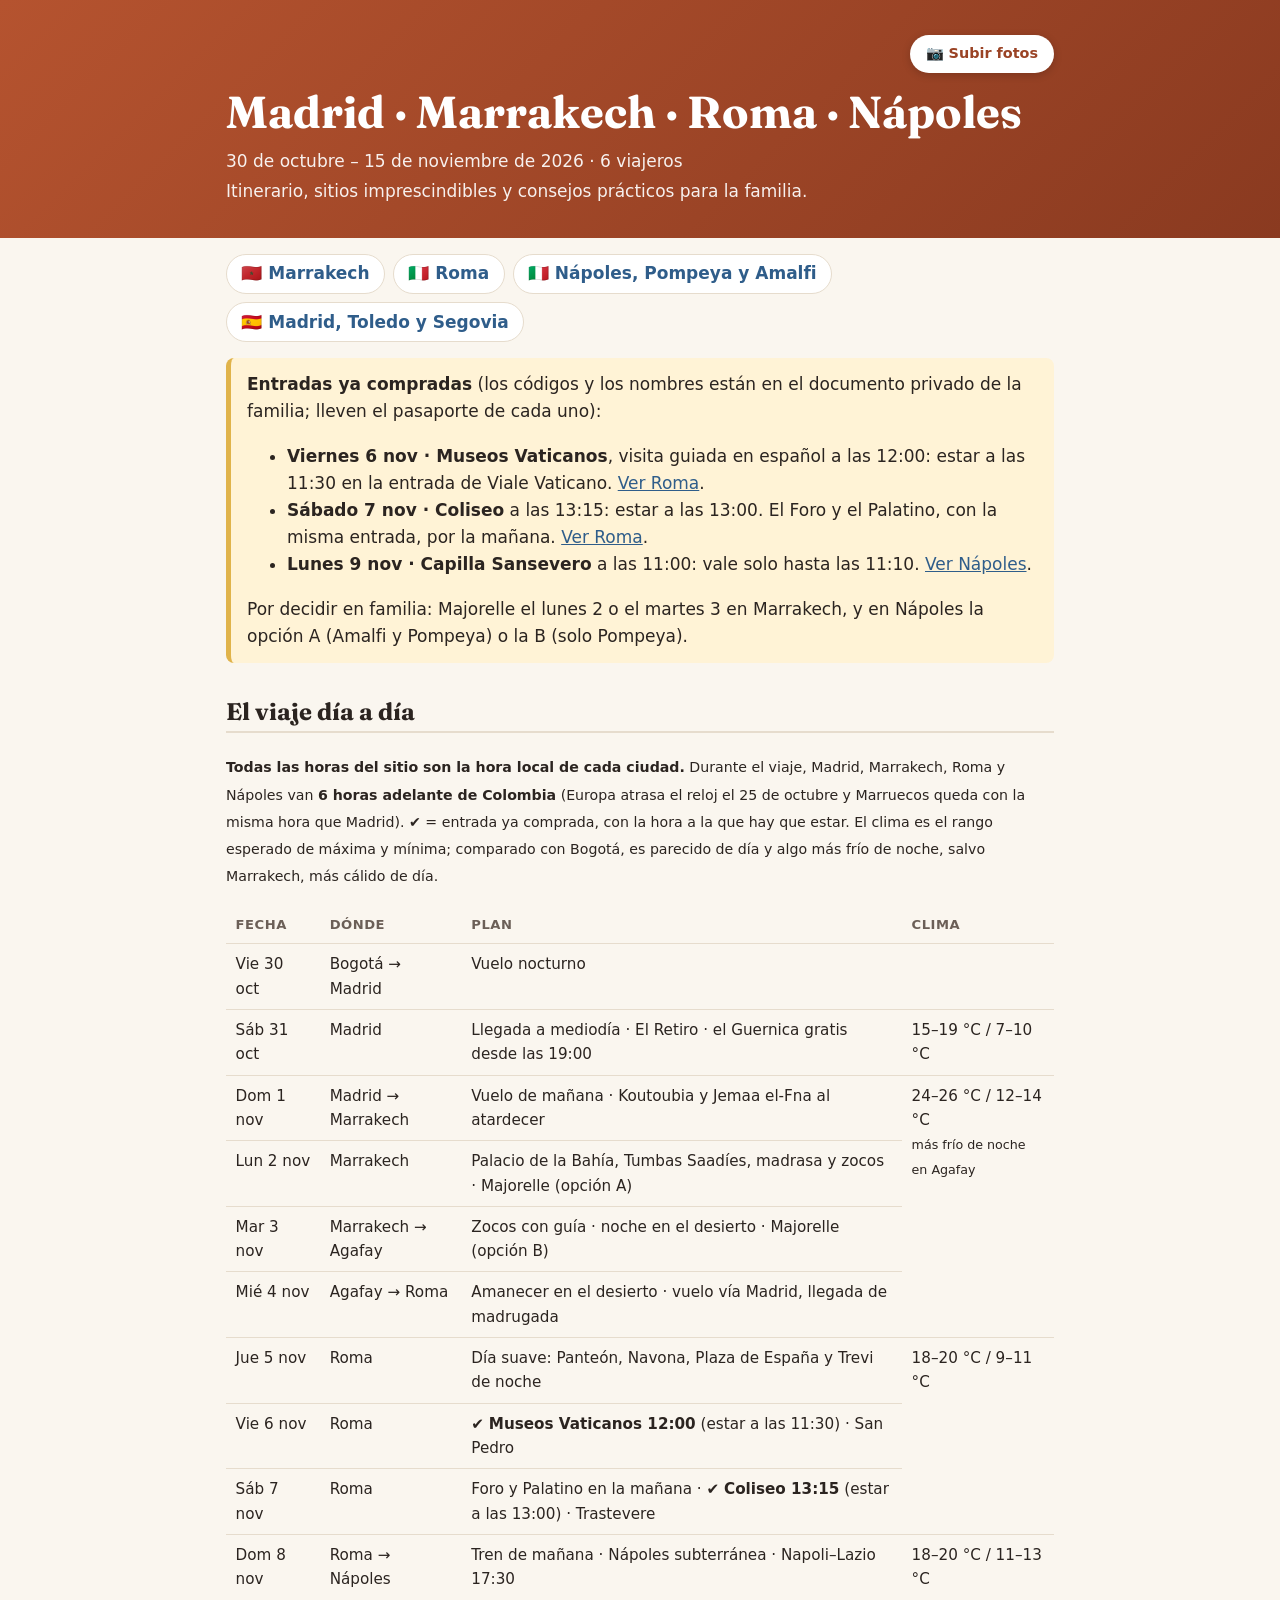
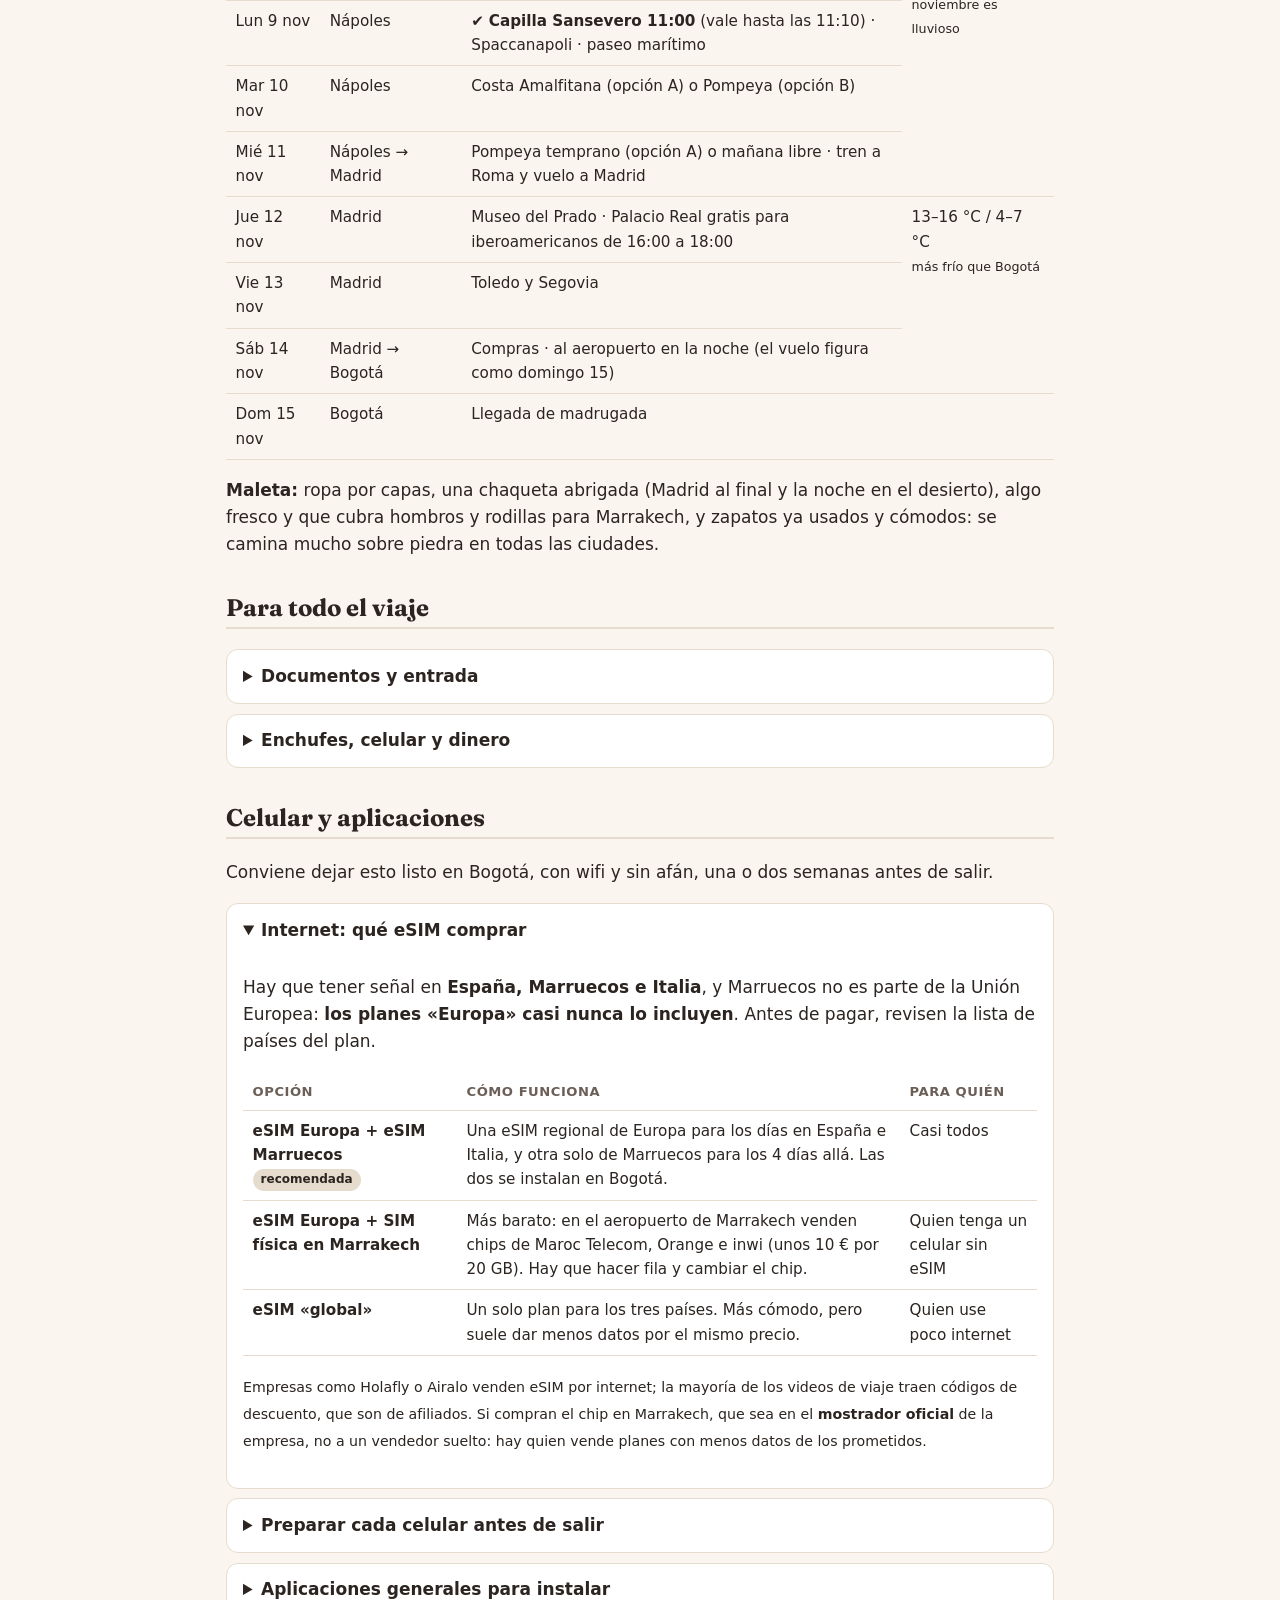
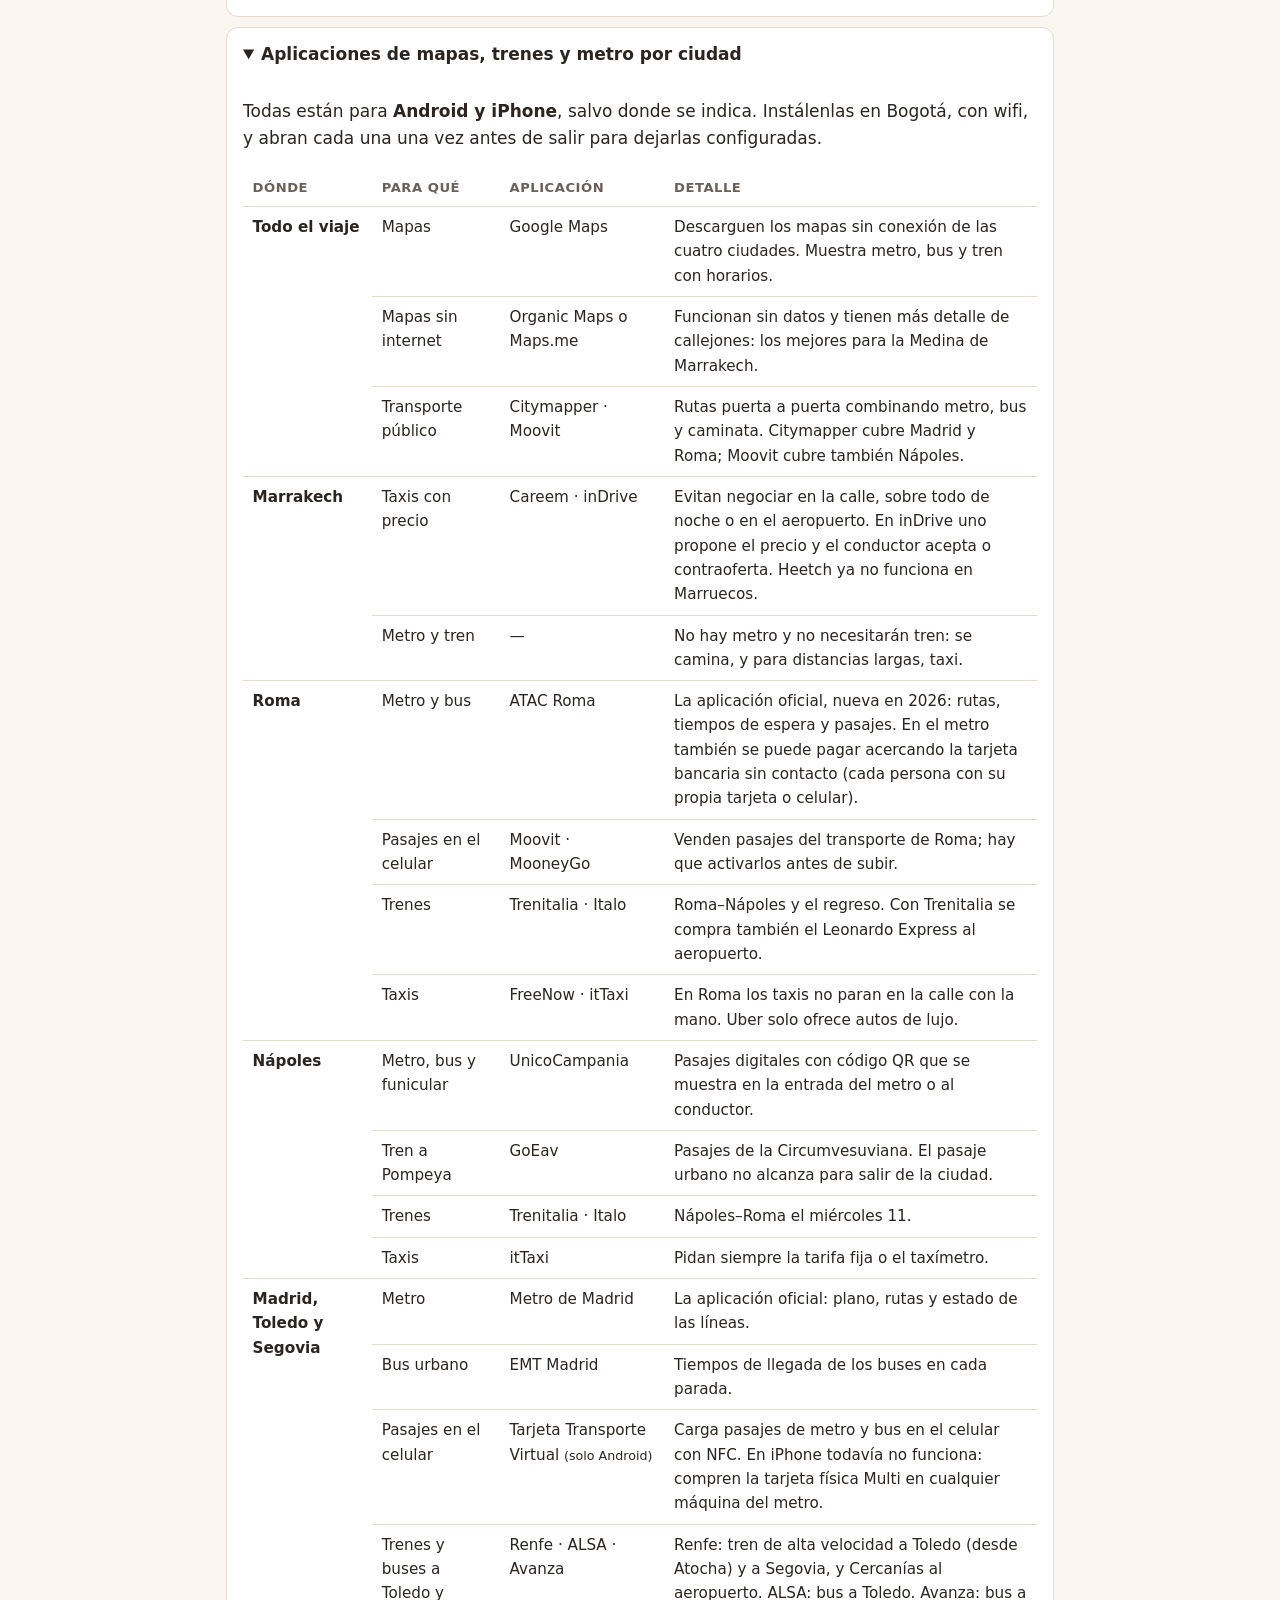
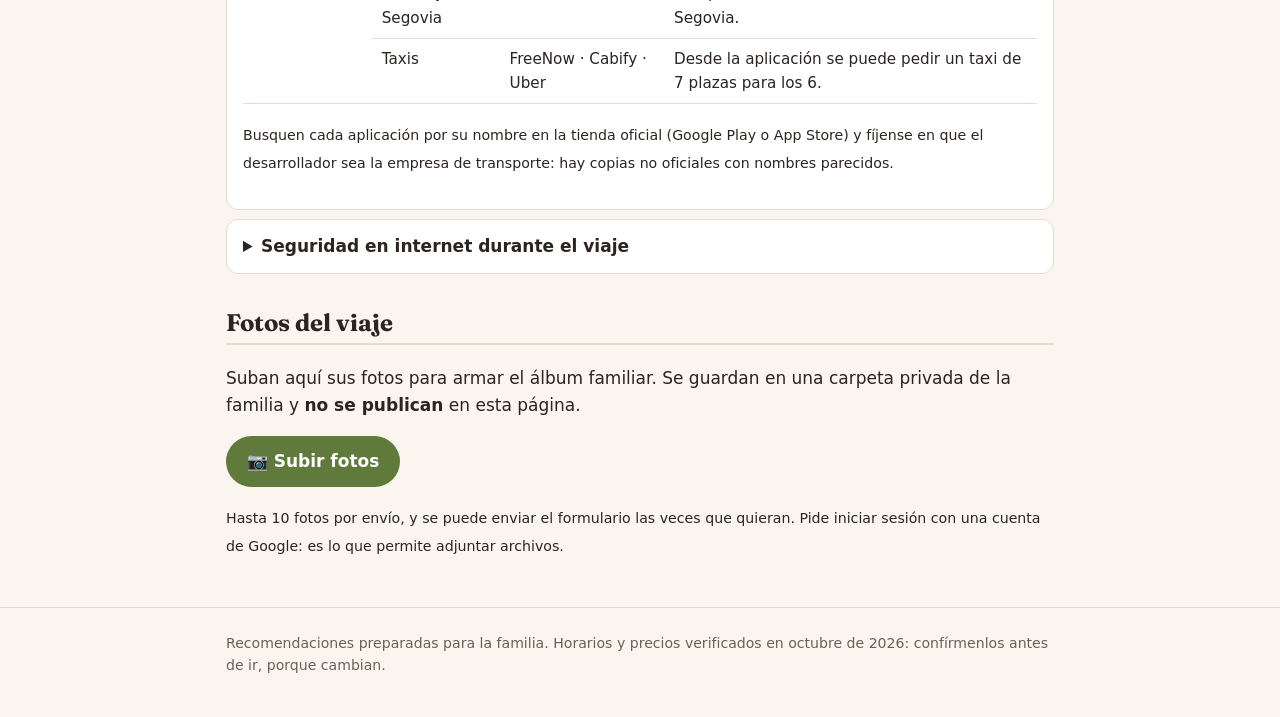
<file: index.html>
<!doctype html>
<html lang="es">
<head>
<meta charset="utf-8">
<meta name="viewport" content="width=device-width, initial-scale=1">
<title>Viaje en familia 2026</title>
<meta name="description" content="Madrid, Marrakech, Roma y Nápoles: itinerario y recomendaciones para el viaje familiar de octubre y noviembre de 2026.">
<link rel="preconnect" href="https://fonts.googleapis.com">
<link href="https://fonts.googleapis.com/css2?family=Fraunces:wght@600;700&display=swap" rel="stylesheet">
<link rel="stylesheet" href="estilo.css?v=2">
</head>
<body>
<header class="portada">
  <div>
    <div class="barra solo">
      <a class="boton-fotos" href="https://forms.gle/GzRavsi9V3fUDGUA8" target="_blank" rel="noopener">📷 Subir fotos</a>
    </div>
    <h1>Madrid · Marrakech · Roma · Nápoles</h1>
    <p>30 de octubre – 15 de noviembre de 2026 · 6 viajeros</p>
    <p>Itinerario, sitios imprescindibles y consejos prácticos para la familia.</p>
  </div>
</header>

<main>
  <nav class="ciudades" aria-label="Destinos">
    <a href="marruecos.html">🇲🇦 Marrakech</a>
    <a href="roma.html">🇮🇹 Roma</a>
    <a href="napoles.html">🇮🇹 Nápoles, Pompeya y Amalfi</a>
    <a href="madrid.html">🇪🇸 Madrid, Toledo y Segovia</a>
  </nav>

  <div class="aviso">
    <strong>Entradas ya compradas</strong> (los códigos y los nombres están en el documento privado de la familia; lleven el pasaporte de cada uno):
    <ul>
      <li><strong>Viernes 6 nov · Museos Vaticanos</strong>, visita guiada en español a las 12:00: estar a las 11:30 en la entrada de Viale Vaticano. <a href="roma.html">Ver Roma</a>.</li>
      <li><strong>Sábado 7 nov · Coliseo</strong> a las 13:15: estar a las 13:00. El Foro y el Palatino, con la misma entrada, por la mañana. <a href="roma.html">Ver Roma</a>.</li>
      <li><strong>Lunes 9 nov · Capilla Sansevero</strong> a las 11:00: vale solo hasta las 11:10. <a href="napoles.html">Ver Nápoles</a>.</li>
    </ul>
    Por decidir en familia: Majorelle el lunes 2 o el martes 3 en Marrakech, y en Nápoles la opción A (Amalfi y Pompeya) o la B (solo Pompeya).
  </div>

  <h2>El viaje día a día</h2>
  <p><small><strong>Todas las horas del sitio son la hora local de cada ciudad.</strong> Durante el viaje, Madrid, Marrakech, Roma y Nápoles van <strong>6 horas adelante de Colombia</strong> (Europa atrasa el reloj el 25 de octubre y Marruecos queda con la misma hora que Madrid). ✔ = entrada ya comprada, con la hora a la que hay que estar. El clima es el rango esperado de máxima y mínima; comparado con Bogotá, es parecido de día y algo más frío de noche, salvo Marrakech, más cálido de día.</small></p>
  <div class="tabla">
  <table>
    <thead><tr><th>Fecha</th><th>Dónde</th><th>Plan</th><th>Clima</th></tr></thead>
    <tbody>
      <tr><td>Vie 30 oct</td><td>Bogotá → Madrid</td><td>Vuelo nocturno</td><td></td></tr>
      <tr><td>Sáb 31 oct</td><td>Madrid</td><td>Llegada a mediodía · El Retiro · el Guernica gratis desde las 19:00</td><td>15–19 °C / 7–10 °C</td></tr>
      <tr><td>Dom 1 nov</td><td>Madrid → Marrakech</td><td>Vuelo de mañana · Koutoubia y Jemaa el-Fna al atardecer</td><td rowspan="4">24–26 °C / 12–14 °C<br><small>más frío de noche en Agafay</small></td></tr>
      <tr><td>Lun 2 nov</td><td>Marrakech</td><td>Palacio de la Bahía, Tumbas Saadíes, madrasa y zocos · Majorelle (opción A)</td></tr>
      <tr><td>Mar 3 nov</td><td>Marrakech → Agafay</td><td>Zocos con guía · noche en el desierto · Majorelle (opción B)</td></tr>
      <tr><td>Mié 4 nov</td><td>Agafay → Roma</td><td>Amanecer en el desierto · vuelo vía Madrid, llegada de madrugada</td></tr>
      <tr><td>Jue 5 nov</td><td>Roma</td><td>Día suave: Panteón, Navona, Plaza de España y Trevi de noche</td><td rowspan="3">18–20 °C / 9–11 °C</td></tr>
      <tr><td>Vie 6 nov</td><td>Roma</td><td>✔ <strong>Museos Vaticanos 12:00</strong> (estar a las 11:30) · San Pedro</td></tr>
      <tr><td>Sáb 7 nov</td><td>Roma</td><td>Foro y Palatino en la mañana · ✔ <strong>Coliseo 13:15</strong> (estar a las 13:00) · Trastevere</td></tr>
      <tr><td>Dom 8 nov</td><td>Roma → Nápoles</td><td>Tren de mañana · Nápoles subterránea · Napoli–Lazio 17:30</td><td rowspan="4">18–20 °C / 11–13 °C<br><small>noviembre es lluvioso</small></td></tr>
      <tr><td>Lun 9 nov</td><td>Nápoles</td><td>✔ <strong>Capilla Sansevero 11:00</strong> (vale hasta las 11:10) · Spaccanapoli · paseo marítimo</td></tr>
      <tr><td>Mar 10 nov</td><td>Nápoles</td><td>Costa Amalfitana (opción A) o Pompeya (opción B)</td></tr>
      <tr><td>Mié 11 nov</td><td>Nápoles → Madrid</td><td>Pompeya temprano (opción A) o mañana libre · tren a Roma y vuelo a Madrid</td></tr>
      <tr><td>Jue 12 nov</td><td>Madrid</td><td>Museo del Prado · Palacio Real gratis para iberoamericanos de 16:00 a 18:00</td><td rowspan="3">13–16 °C / 4–7 °C<br><small>más frío que Bogotá</small></td></tr>
      <tr><td>Vie 13 nov</td><td>Madrid</td><td>Toledo y Segovia</td></tr>
      <tr><td>Sáb 14 nov</td><td>Madrid → Bogotá</td><td>Compras · al aeropuerto en la noche (el vuelo figura como domingo 15)</td></tr>
      <tr><td>Dom 15 nov</td><td>Bogotá</td><td>Llegada de madrugada</td><td></td></tr>
    </tbody>
  </table>
  </div>
  <p><strong>Maleta:</strong> ropa por capas, una chaqueta abrigada (Madrid al final y la noche en el desierto), algo fresco y que cubra hombros y rodillas para Marrakech, y zapatos ya usados y cómodos: se camina mucho sobre piedra en todas las ciudades.</p>

  <h2>Para todo el viaje</h2>
  <details>
    <summary>Documentos y entrada</summary>
    <div>
      <ul>
        <li><strong>Pasaporte vigente</strong>, con al menos 6 meses de validez después del regreso.</li>
        <li><strong>España e Italia (zona Schengen):</strong> los colombianos entran sin visa por turismo. Lleven impresos el tiquete de regreso, las reservas de alojamiento y el seguro de viaje: pueden pedirlos en el control de Madrid.</li>
        <li><strong>Marruecos:</strong> sin visa para colombianos desde 2021, hasta 90 días (<a href="https://cancilleria.gov.co/sala-de-prensa/noticias/el-acuerdo-de-exencion-de-visas-para-pasaportes-ordinarios-entre-colombia-y-el-reino-de-marruecos-ya-esta-en-marcha">Cancillería</a>).</li>
        <li><strong>Seguro de viaje</strong> con cobertura médica para todo el recorrido, Marruecos incluido.</li>
        <li>Consultar la Cancillería unas semanas antes de salir, por si cambia algún requisito.</li>
      </ul>
    </div>
  </details>
  <details>
    <summary>Enchufes, celular y dinero</summary>
    <div>
      <ul>
        <li><strong>Enchufes:</strong> España, Marruecos e Italia usan clavija redonda (tipo C/F) y 220 V. Hace falta un <strong>adaptador</strong>. Los cargadores de celular y portátil suelen ser 100–240 V, pero revisen las planchas y secadores.</li>
        <li><strong>Internet:</strong> ver <a href="#celular">celular y aplicaciones</a>.</li>
        <li><strong>Pagar con tarjeta colombiana:</strong> cuando el datáfono o el cajero pregunte si cobrar en pesos o en la moneda local, elijan <strong>siempre la moneda local</strong> (euros o dírhams). La conversión que ofrecen «en pesos» sale bastante más cara.</li>
        <li><strong>Dinero:</strong> euros para España e Italia, que aceptan tarjeta casi en todas partes. El dírham marroquí se consigue <strong>solo dentro de Marruecos</strong> (ver la <a href="marruecos.html#dinero">página de Marrakech</a>).</li>
      </ul>
    </div>
  </details>

  <h2 id="celular">Celular y aplicaciones</h2>
  <p>Conviene dejar esto listo en Bogotá, con wifi y sin afán, una o dos semanas antes de salir.</p>

  <details open>
    <summary>Internet: qué eSIM comprar</summary>
    <div>
      <p>Hay que tener señal en <strong>España, Marruecos e Italia</strong>, y Marruecos no es parte de la Unión Europea: <strong>los planes «Europa» casi nunca lo incluyen</strong>. Antes de pagar, revisen la lista de países del plan.</p>
      <div class="tabla">
      <table>
        <thead><tr><th>Opción</th><th>Cómo funciona</th><th>Para quién</th></tr></thead>
        <tbody>
          <tr><td><strong>eSIM Europa + eSIM Marruecos</strong> <span class="etiqueta">recomendada</span></td><td>Una eSIM regional de Europa para los días en España e Italia, y otra solo de Marruecos para los 4 días allá. Las dos se instalan en Bogotá.</td><td>Casi todos</td></tr>
          <tr><td><strong>eSIM Europa + SIM física en Marrakech</strong></td><td>Más barato: en el aeropuerto de Marrakech venden chips de Maroc Telecom, Orange e inwi (unos 10 € por 20 GB). Hay que hacer fila y cambiar el chip.</td><td>Quien tenga un celular sin eSIM</td></tr>
          <tr><td><strong>eSIM «global»</strong></td><td>Un solo plan para los tres países. Más cómodo, pero suele dar menos datos por el mismo precio.</td><td>Quien use poco internet</td></tr>
        </tbody>
      </table>
      </div>
      <p><small>Empresas como Holafly o Airalo venden eSIM por internet; la mayoría de los videos de viaje traen códigos de descuento, que son de afiliados. Si compran el chip en Marrakech, que sea en el <strong>mostrador oficial</strong> de la empresa, no a un vendedor suelto: hay quien vende planes con menos datos de los prometidos.</small></p>
    </div>
  </details>

  <details>
    <summary>Preparar cada celular antes de salir</summary>
    <div>
      <ul>
        <li>☐ Confirmar que el celular <strong>admite eSIM</strong> y está <strong>liberado</strong> (se pregunta al operador o en la configuración del teléfono).</li>
        <li>☐ Instalar la eSIM con wifi en Bogotá y dejarla <strong>apagada</strong> hasta aterrizar. Ese día, ponerla como línea de datos.</li>
        <li>☐ <strong>No quitar la línea colombiana</strong>: déjenla activa para recibir los mensajes de texto del banco con los códigos de seguridad, pero con el <strong>roaming de datos apagado</strong> para que el operador no cobre.</li>
        <li>☐ Avisar al banco del viaje y activar las <strong>notificaciones de cada compra</strong> en la app del banco.</li>
        <li>☐ Activar <strong>«Encontrar mi dispositivo»</strong> (Android) o <strong>«Buscar»</strong> (iPhone), y anotar en papel el número de emergencia del operador para bloquear la línea.</li>
        <li>☐ Guardar una foto del pasaporte y del seguro de viaje en una carpeta protegida, no a la vista en la galería.</li>
        <li>☐ <strong>Batería externa</strong> en el equipaje de mano: las aerolíneas no la dejan ir en la maleta de bodega.</li>
        <li>☐ <strong>Adaptador de enchufe</strong> (clavija redonda, tipo C/F) para cada celular, o uno con varios puertos USB.</li>
      </ul>
    </div>
  </details>

  <details>
    <summary>Aplicaciones generales para instalar</summary>
    <div>
      <div class="tabla">
      <table>
        <thead><tr><th>Para qué</th><th>Aplicación</th><th>Detalle</th></tr></thead>
        <tbody>
          <tr><td><strong>Grupo familiar</strong></td><td>WhatsApp</td><td>Un grupo de los 6 y la <strong>ubicación en tiempo real</strong> compartida en los lugares con multitud: la Medina, la Fontana di Trevi, el estadio.</td></tr>
          <tr><td><strong>Traducir</strong></td><td>Google Traductor</td><td>Descarguen <strong>árabe, francés e italiano</strong> para usarlo sin internet. Con la cámara traduce menús y letreros.</td></tr>
          <tr><td><strong>Vuelos</strong></td><td>La de cada aerolínea</td><td>Para hacer el check-in en línea y llevar el pase de abordar en el celular. En las de bajo costo, el check-in en el aeropuerto se cobra.</td></tr>
          <tr><td><strong>Seguro de viaje</strong></td><td>La de su aseguradora</td><td>Con el número de asistencia guardado en los contactos.</td></tr>
          <tr><td><strong>Fotos</strong></td><td>Google Fotos</td><td>Copia de seguridad automática con wifi, por si se pierde el celular. Para el álbum familiar, el <a href="https://forms.gle/GzRavsi9V3fUDGUA8" target="_blank" rel="noopener">formulario de fotos</a>.</td></tr>
        </tbody>
      </table>
      </div>
      <p><strong>Las entradas</strong> (Coliseo, Vaticano, Majorelle, Pompeya, el partido) guárdenlas en el celular <strong>y</strong> en captura de pantalla, por si no hay señal en la fila. Mejor aún si una persona del grupo lleva todas.</p>
    </div>
  </details>

  <details open>
    <summary>Aplicaciones de mapas, trenes y metro por ciudad</summary>
    <div>
      <p>Todas están para <strong>Android y iPhone</strong>, salvo donde se indica. Instálenlas en Bogotá, con wifi, y abran cada una una vez antes de salir para dejarlas configuradas.</p>
      <div class="tabla">
      <table>
        <thead><tr><th>Dónde</th><th>Para qué</th><th>Aplicación</th><th>Detalle</th></tr></thead>
        <tbody>
          <tr><td rowspan="3"><strong>Todo el viaje</strong></td><td>Mapas</td><td>Google Maps</td><td>Descarguen los mapas sin conexión de las cuatro ciudades. Muestra metro, bus y tren con horarios.</td></tr>
          <tr><td>Mapas sin internet</td><td>Organic Maps o Maps.me</td><td>Funcionan sin datos y tienen más detalle de callejones: los mejores para la Medina de Marrakech.</td></tr>
          <tr><td>Transporte público</td><td>Citymapper · Moovit</td><td>Rutas puerta a puerta combinando metro, bus y caminata. Citymapper cubre Madrid y Roma; Moovit cubre también Nápoles.</td></tr>
          <tr><td rowspan="2"><strong>Marrakech</strong></td><td>Taxis con precio</td><td>Careem · inDrive</td><td>Evitan negociar en la calle, sobre todo de noche o en el aeropuerto. En inDrive uno propone el precio y el conductor acepta o contraoferta. Heetch ya no funciona en Marruecos.</td></tr>
          <tr><td>Metro y tren</td><td>—</td><td>No hay metro y no necesitarán tren: se camina, y para distancias largas, taxi.</td></tr>
          <tr><td rowspan="4"><strong>Roma</strong></td><td>Metro y bus</td><td>ATAC Roma</td><td>La aplicación oficial, nueva en 2026: rutas, tiempos de espera y pasajes. En el metro también se puede pagar acercando la tarjeta bancaria sin contacto (cada persona con su propia tarjeta o celular).</td></tr>
          <tr><td>Pasajes en el celular</td><td>Moovit · MooneyGo</td><td>Venden pasajes del transporte de Roma; hay que activarlos antes de subir.</td></tr>
          <tr><td>Trenes</td><td>Trenitalia · Italo</td><td>Roma–Nápoles y el regreso. Con Trenitalia se compra también el Leonardo Express al aeropuerto.</td></tr>
          <tr><td>Taxis</td><td>FreeNow · itTaxi</td><td>En Roma los taxis no paran en la calle con la mano. Uber solo ofrece autos de lujo.</td></tr>
          <tr><td rowspan="4"><strong>Nápoles</strong></td><td>Metro, bus y funicular</td><td>UnicoCampania</td><td>Pasajes digitales con código QR que se muestra en la entrada del metro o al conductor.</td></tr>
          <tr><td>Tren a Pompeya</td><td>GoEav</td><td>Pasajes de la Circumvesuviana. El pasaje urbano no alcanza para salir de la ciudad.</td></tr>
          <tr><td>Trenes</td><td>Trenitalia · Italo</td><td>Nápoles–Roma el miércoles 11.</td></tr>
          <tr><td>Taxis</td><td>itTaxi</td><td>Pidan siempre la tarifa fija o el taxímetro.</td></tr>
          <tr><td rowspan="5"><strong>Madrid, Toledo y Segovia</strong></td><td>Metro</td><td>Metro de Madrid</td><td>La aplicación oficial: plano, rutas y estado de las líneas.</td></tr>
          <tr><td>Bus urbano</td><td>EMT Madrid</td><td>Tiempos de llegada de los buses en cada parada.</td></tr>
          <tr><td>Pasajes en el celular</td><td>Tarjeta Transporte Virtual <small>(solo Android)</small></td><td>Carga pasajes de metro y bus en el celular con NFC. En iPhone todavía no funciona: compren la tarjeta física Multi en cualquier máquina del metro.</td></tr>
          <tr><td>Trenes y buses a Toledo y Segovia</td><td>Renfe · ALSA · Avanza</td><td>Renfe: tren de alta velocidad a Toledo (desde Atocha) y a Segovia, y Cercanías al aeropuerto. ALSA: bus a Toledo. Avanza: bus a Segovia.</td></tr>
          <tr><td>Taxis</td><td>FreeNow · Cabify · Uber</td><td>Desde la aplicación se puede pedir un taxi de 7 plazas para los 6.</td></tr>
        </tbody>
      </table>
      </div>
      <p><small>Busquen cada aplicación por su nombre en la tienda oficial (Google Play o App Store) y fíjense en que el desarrollador sea la empresa de transporte: hay copias no oficiales con nombres parecidos.</small></p>
    </div>
  </details>

  <details>
    <summary>Seguridad en internet durante el viaje</summary>
    <div>
      <ul>
        <li>Compren entradas y tours <strong>solo en las páginas oficiales</strong> que aparecen en este sitio, o en agencias reconocidas. Las páginas pequeñas de agencias locales a veces están hackeadas.</li>
        <li>Si una página les pide <strong>«verificar que son humanos»</strong> presionando teclas en el computador o pegando un texto, <strong>ciérrenla</strong>: es una trampa para instalar un programa que roba contraseñas. Ningún CAPTCHA real pide eso.</li>
        <li>Eviten entrar al banco desde el wifi abierto de cafés y aeropuertos: mejor con los datos de la eSIM.</li>
        <li>En la calle, el celular nunca en el bolsillo de atrás ni sobre la mesa de una terraza. En Nápoles, del lado de la pared: roban desde las motos.</li>
      </ul>
    </div>
  </details>

  <h2>Fotos del viaje</h2>
  <p>Suban aquí sus fotos para armar el álbum familiar. Se guardan en una carpeta privada de la familia y <strong>no se publican</strong> en esta página.</p>
  <p><a class="boton secundario" href="https://forms.gle/GzRavsi9V3fUDGUA8" target="_blank" rel="noopener">📷 Subir fotos</a></p>
  <p><small>Hasta 10 fotos por envío, y se puede enviar el formulario las veces que quieran. Pide iniciar sesión con una cuenta de Google: es lo que permite adjuntar archivos.</small></p>
</main>

<footer>
  <div>
    Recomendaciones preparadas para la familia. Horarios y precios verificados en octubre de 2026: confírmenlos antes de ir, porque cambian.
  </div>
</footer>
</body>
</html>
</file>
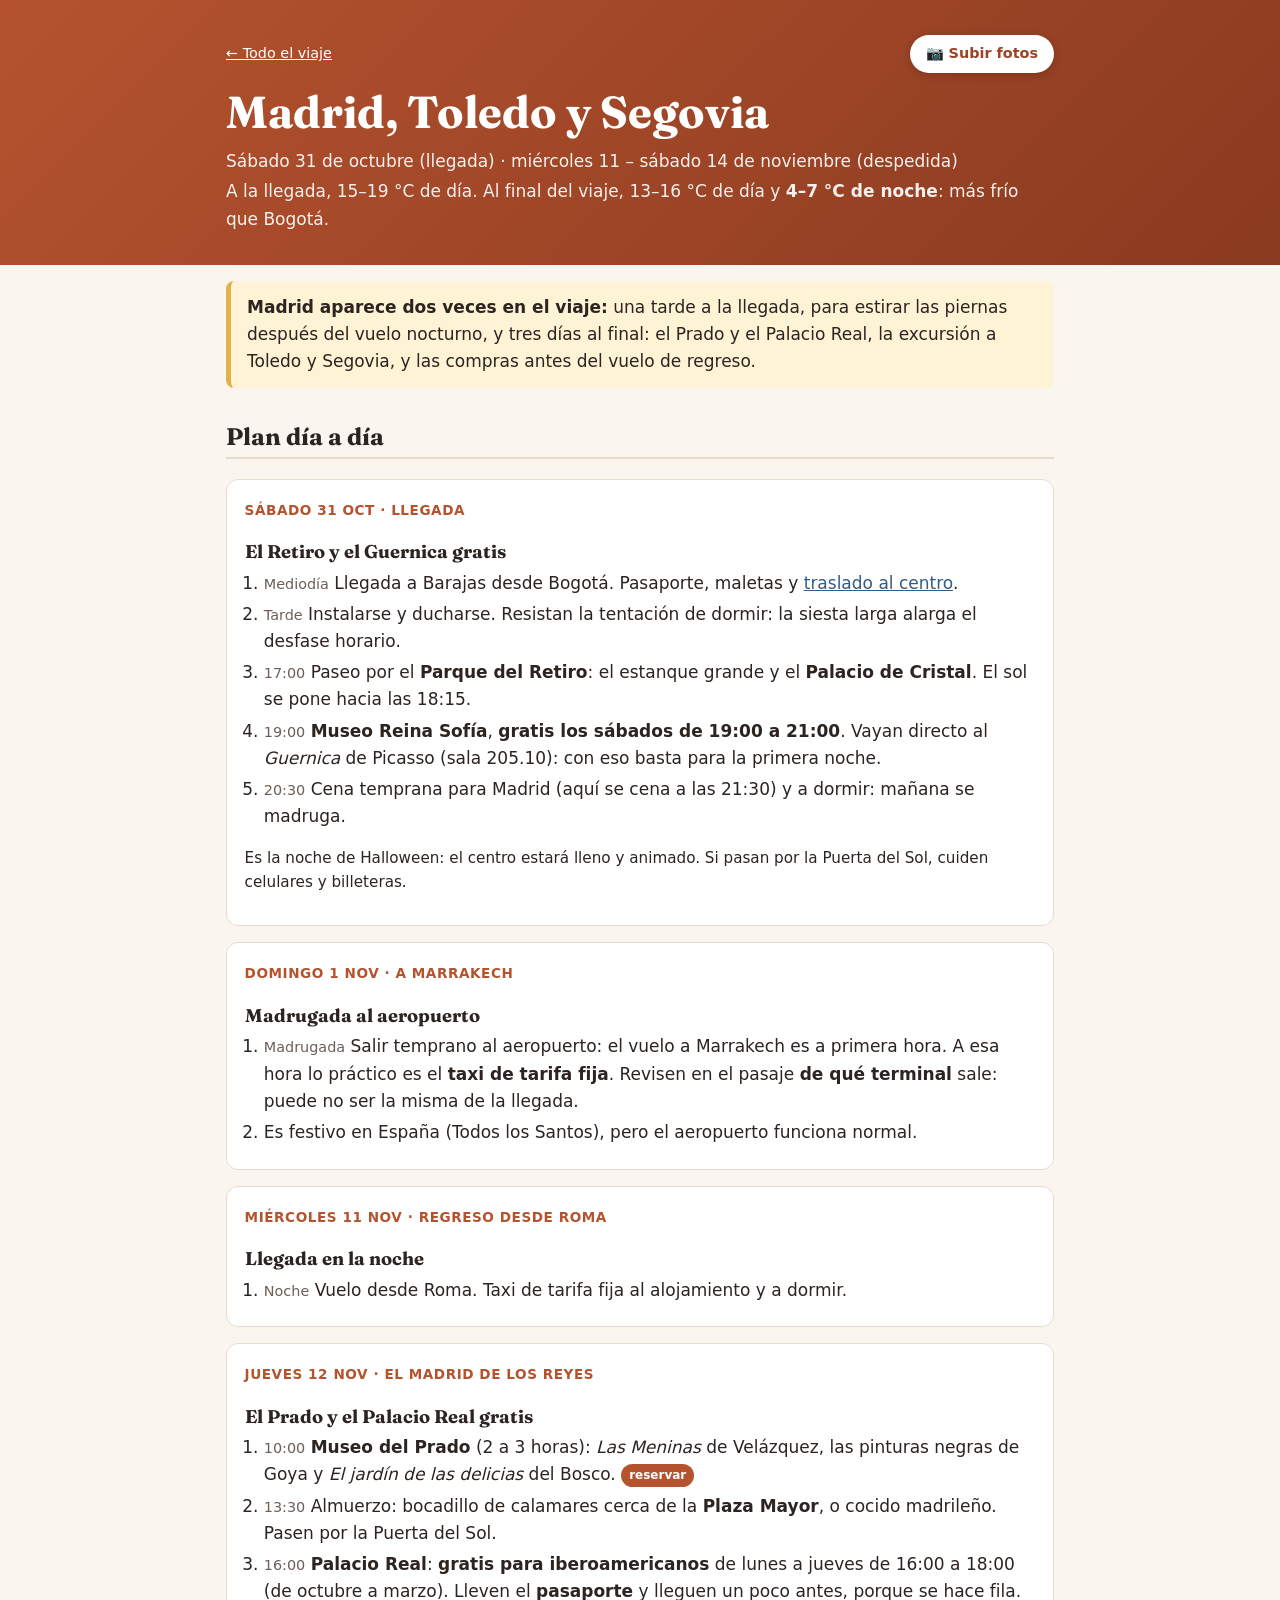
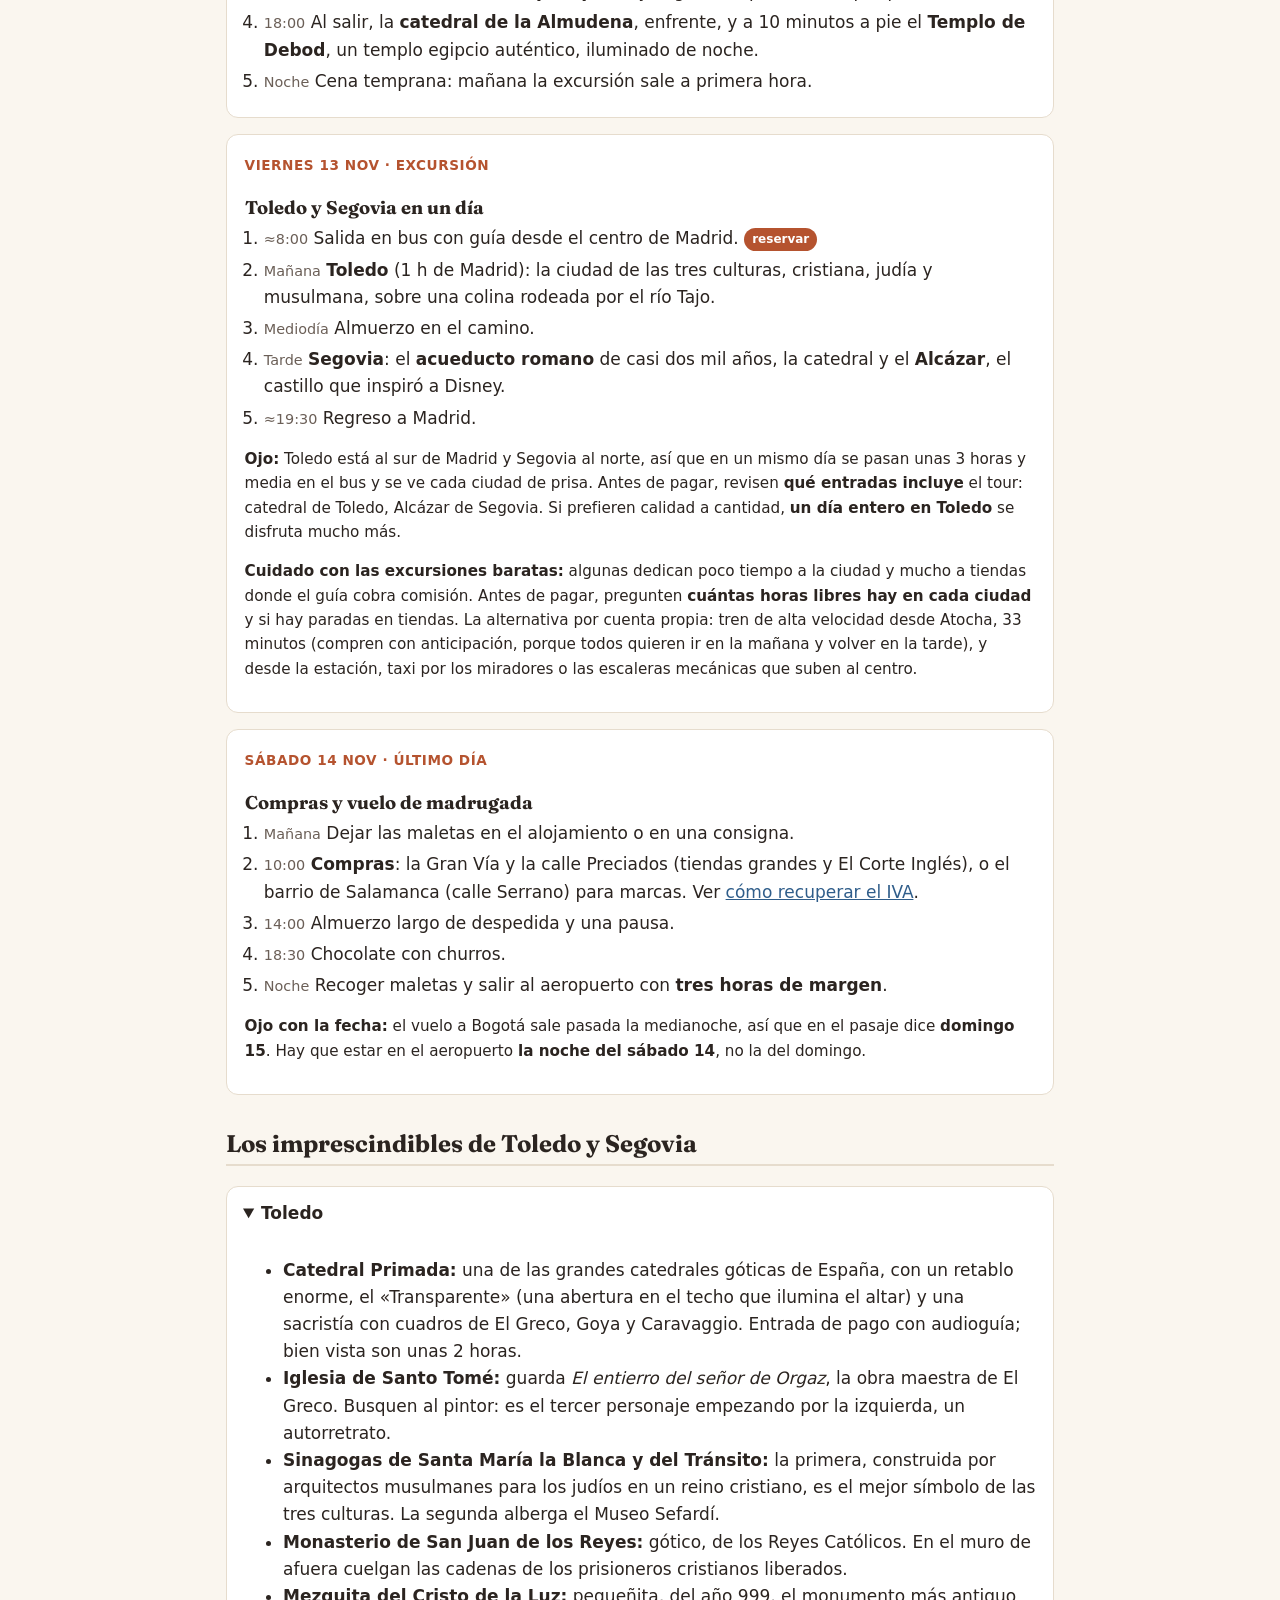
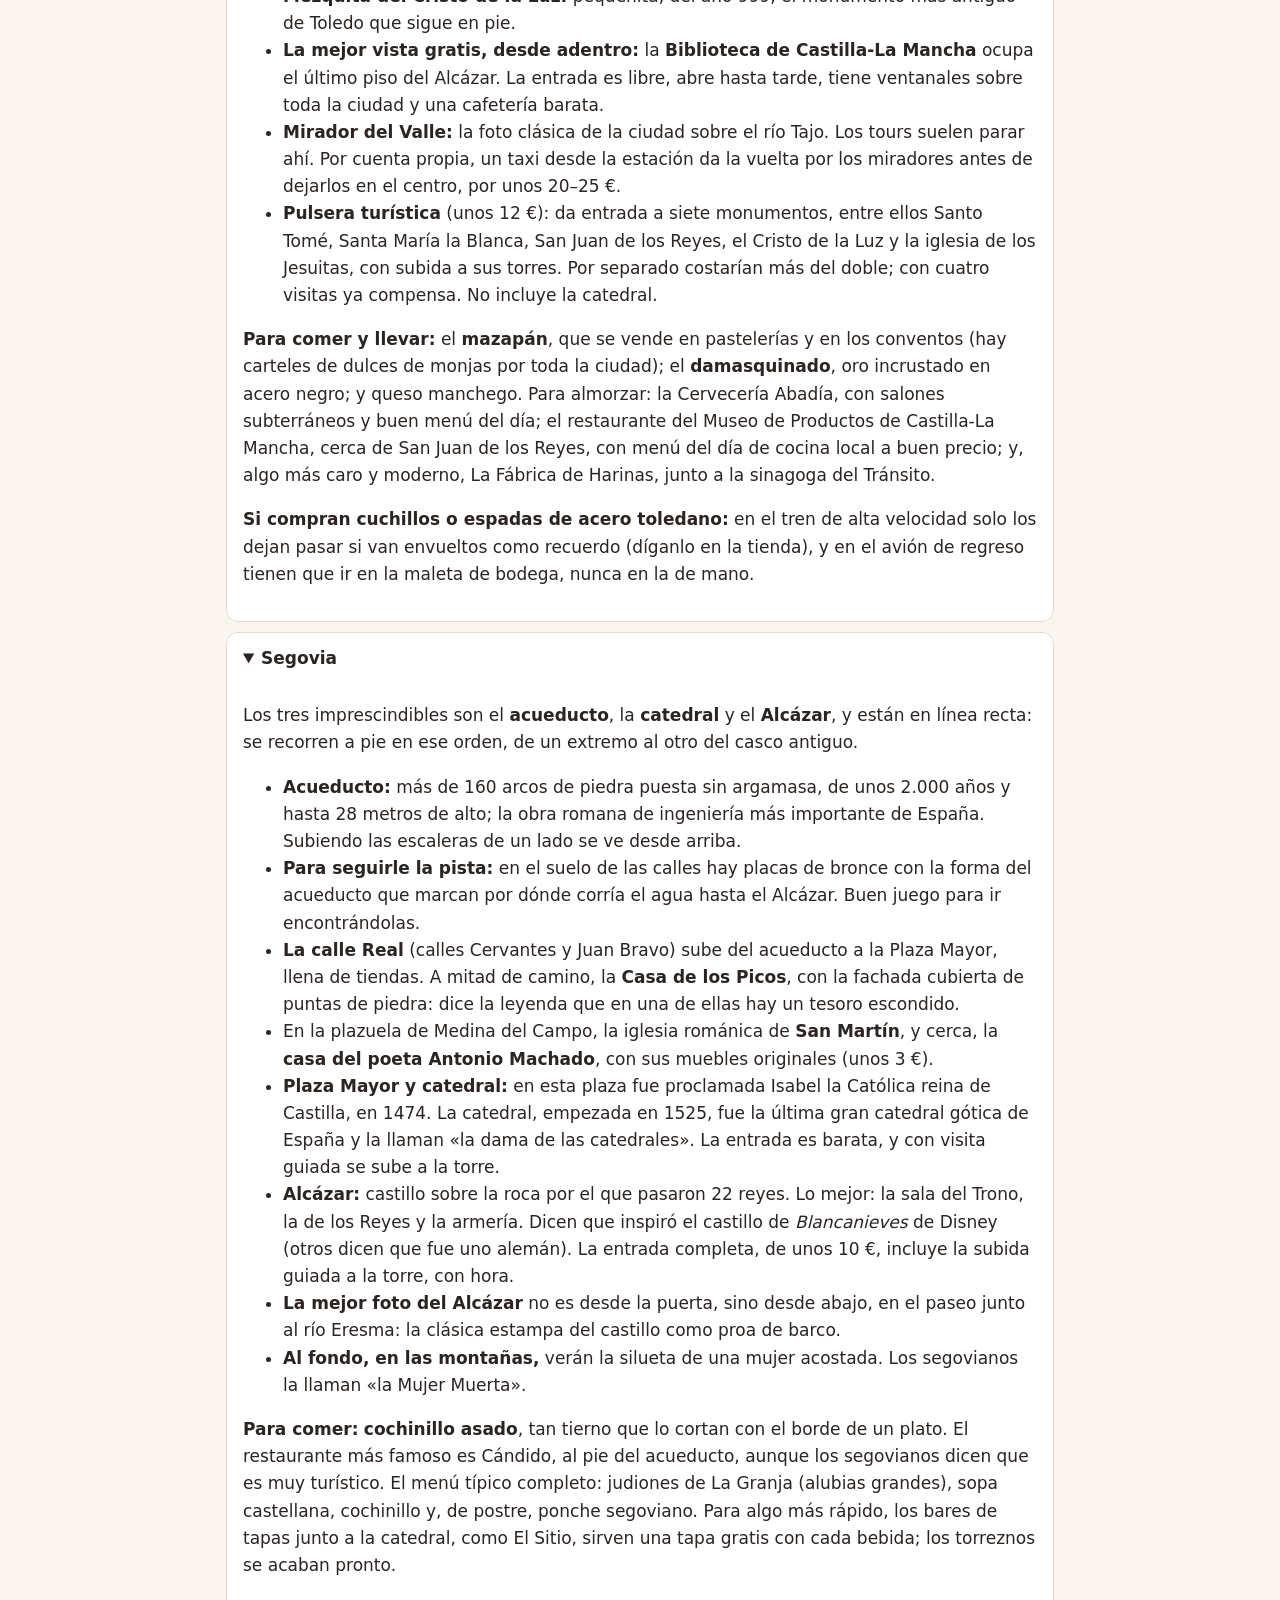
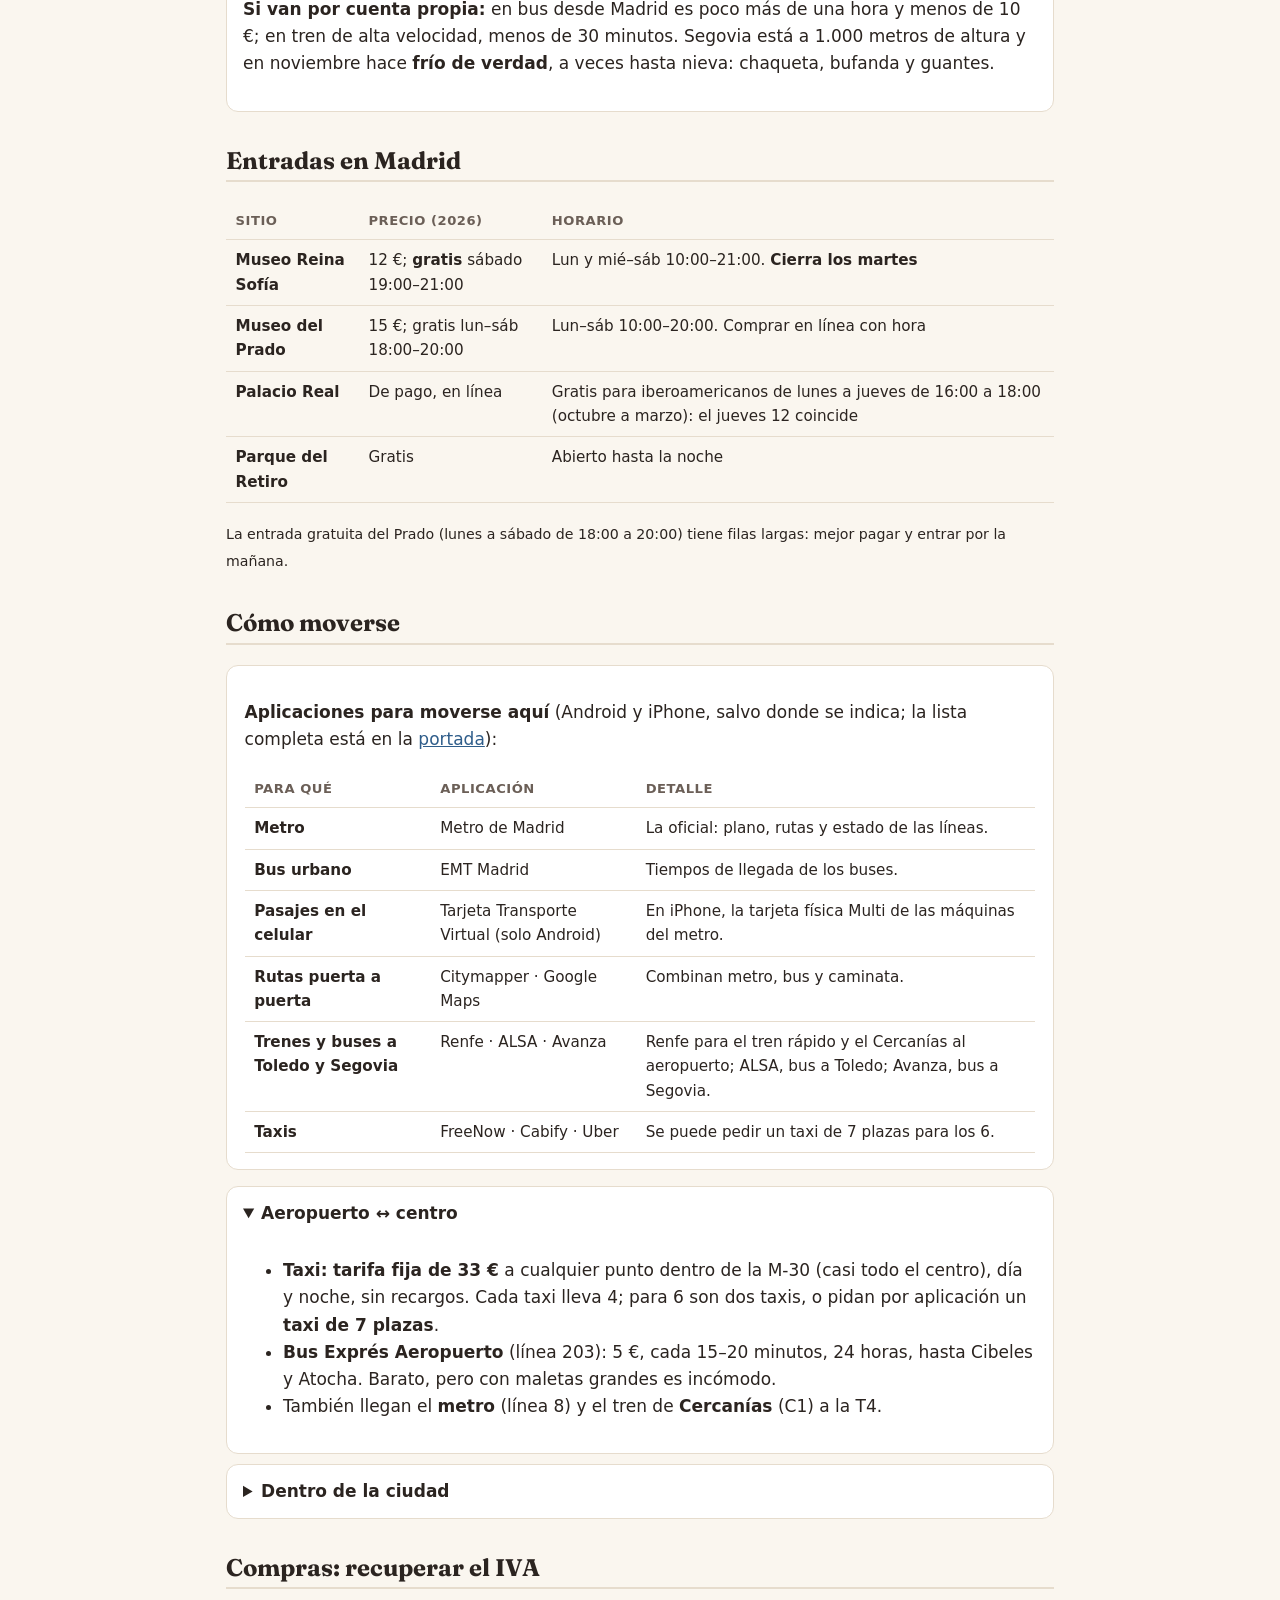
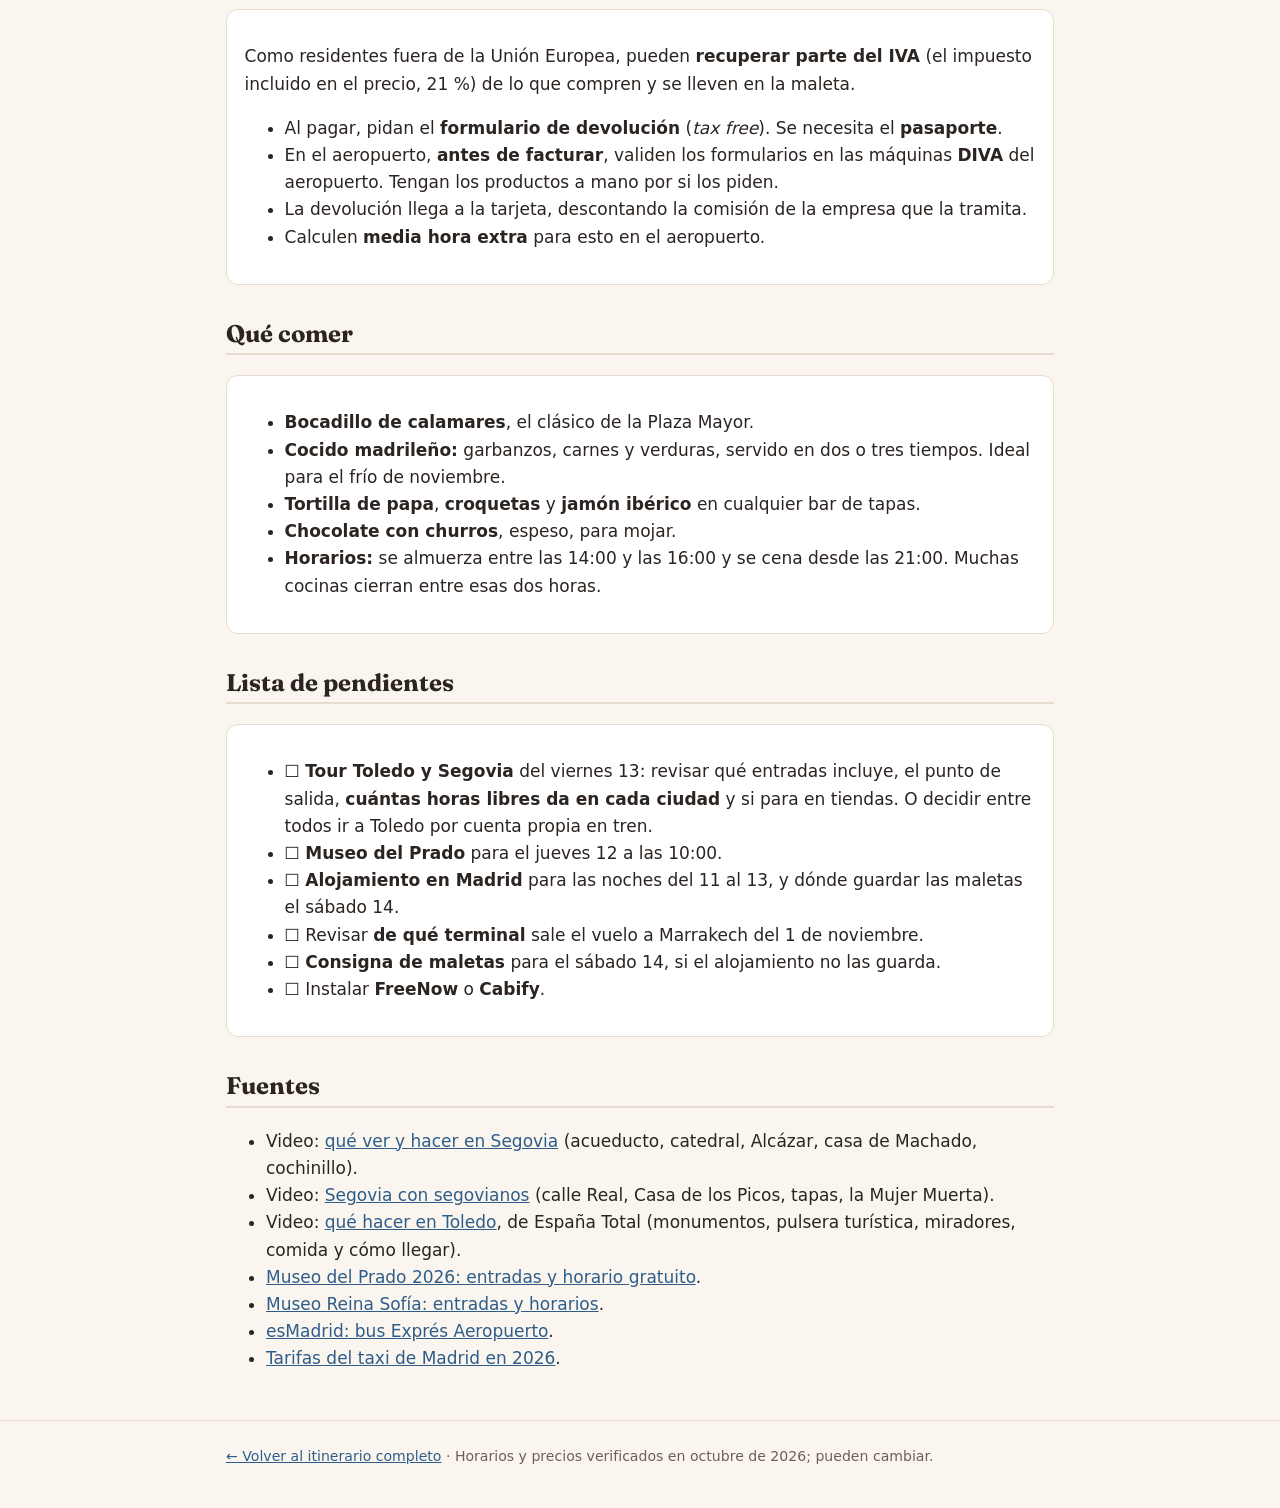
<file: madrid.html>
<!doctype html>
<html lang="es">
<head>
<meta charset="utf-8">
<meta name="viewport" content="width=device-width, initial-scale=1">
<title>Madrid, Toledo y Segovia</title>
<meta name="description" content="Plan día a día, entradas y consejos para Madrid y la excursión a Toledo y Segovia: 31 de octubre y 12–14 de noviembre de 2026.">
<link rel="preconnect" href="https://fonts.googleapis.com">
<link href="https://fonts.googleapis.com/css2?family=Fraunces:wght@600;700&display=swap" rel="stylesheet">
<link rel="stylesheet" href="estilo.css?v=2">
</head>
<body>
<header class="portada">
  <div>
    <div class="barra">
      <nav class="migas"><a href="index.html">← Todo el viaje</a></nav>
      <a class="boton-fotos" href="https://forms.gle/GzRavsi9V3fUDGUA8" target="_blank" rel="noopener">📷 Subir fotos</a>
    </div>
    <h1>Madrid, Toledo y Segovia</h1>
    <p>Sábado 31 de octubre (llegada) · miércoles 11 – sábado 14 de noviembre (despedida)</p>
    <p>A la llegada, 15–19 °C de día. Al final del viaje, 13–16 °C de día y <strong>4–7 °C de noche</strong>: más frío que Bogotá.</p>
  </div>
</header>

<main>
  <div class="aviso">
    <strong>Madrid aparece dos veces en el viaje:</strong> una tarde a la llegada, para estirar las piernas después del vuelo nocturno,
    y tres días al final: el Prado y el Palacio Real, la excursión a Toledo y Segovia, y las compras antes del vuelo de regreso.
  </div>

  <h2>Plan día a día</h2>

  <div class="tarjeta dia">
    <span class="fecha">Sábado 31 oct · llegada</span>
    <h3>El Retiro y el Guernica gratis</h3>
    <ol>
      <li><span class="hora">Mediodía</span> Llegada a Barajas desde Bogotá. Pasaporte, maletas y <a href="#llegar">traslado al centro</a>.</li>
      <li><span class="hora">Tarde</span> Instalarse y ducharse. Resistan la tentación de dormir: la siesta larga alarga el desfase horario.</li>
      <li><span class="hora">17:00</span> Paseo por el <strong>Parque del Retiro</strong>: el estanque grande y el <strong>Palacio de Cristal</strong>. El sol se pone hacia las 18:15.</li>
      <li><span class="hora">19:00</span> <strong>Museo Reina Sofía</strong>, <strong>gratis los sábados de 19:00 a 21:00</strong>. Vayan directo al <em>Guernica</em> de Picasso (sala 205.10): con eso basta para la primera noche.</li>
      <li><span class="hora">20:30</span> Cena temprana para Madrid (aquí se cena a las 21:30) y a dormir: mañana se madruga.</li>
    </ol>
    <p class="frase">Es la noche de Halloween: el centro estará lleno y animado. Si pasan por la Puerta del Sol, cuiden celulares y billeteras.</p>
  </div>

  <div class="tarjeta dia">
    <span class="fecha">Domingo 1 nov · a Marrakech</span>
    <h3>Madrugada al aeropuerto</h3>
    <ol>
      <li><span class="hora">Madrugada</span> Salir temprano al aeropuerto: el vuelo a Marrakech es a primera hora. A esa hora lo práctico es el <strong>taxi de tarifa fija</strong>. Revisen en el pasaje <strong>de qué terminal</strong> sale: puede no ser la misma de la llegada.</li>
      <li>Es festivo en España (Todos los Santos), pero el aeropuerto funciona normal.</li>
    </ol>
  </div>

  <div class="tarjeta dia">
    <span class="fecha">Miércoles 11 nov · regreso desde Roma</span>
    <h3>Llegada en la noche</h3>
    <ol>
      <li><span class="hora">Noche</span> Vuelo desde Roma. Taxi de tarifa fija al alojamiento y a dormir.</li>
    </ol>
  </div>

  <div class="tarjeta dia">
    <span class="fecha">Jueves 12 nov · el Madrid de los reyes</span>
    <h3>El Prado y el Palacio Real gratis</h3>
    <ol>
      <li><span class="hora">10:00</span> <strong>Museo del Prado</strong> (2 a 3 horas): <em>Las Meninas</em> de Velázquez, las pinturas negras de Goya y <em>El jardín de las delicias</em> del Bosco. <span class="etiqueta reservar">reservar</span></li>
      <li><span class="hora">13:30</span> Almuerzo: bocadillo de calamares cerca de la <strong>Plaza Mayor</strong>, o cocido madrileño. Pasen por la Puerta del Sol.</li>
      <li><span class="hora">16:00</span> <strong>Palacio Real</strong>: <strong>gratis para iberoamericanos</strong> de lunes a jueves de 16:00 a 18:00 (de octubre a marzo). Lleven el <strong>pasaporte</strong> y lleguen un poco antes, porque se hace fila.</li>
      <li><span class="hora">18:00</span> Al salir, la <strong>catedral de la Almudena</strong>, enfrente, y a 10 minutos a pie el <strong>Templo de Debod</strong>, un templo egipcio auténtico, iluminado de noche.</li>
      <li><span class="hora">Noche</span> Cena temprana: mañana la excursión sale a primera hora.</li>
    </ol>
  </div>

  <div class="tarjeta dia">
    <span class="fecha">Viernes 13 nov · excursión</span>
    <h3>Toledo y Segovia en un día</h3>
    <ol>
      <li><span class="hora">≈8:00</span> Salida en bus con guía desde el centro de Madrid. <span class="etiqueta reservar">reservar</span></li>
      <li><span class="hora">Mañana</span> <strong>Toledo</strong> (1 h de Madrid): la ciudad de las tres culturas, cristiana, judía y musulmana, sobre una colina rodeada por el río Tajo.</li>
      <li><span class="hora">Mediodía</span> Almuerzo en el camino.</li>
      <li><span class="hora">Tarde</span> <strong>Segovia</strong>: el <strong>acueducto romano</strong> de casi dos mil años, la catedral y el <strong>Alcázar</strong>, el castillo que inspiró a Disney.</li>
      <li><span class="hora">≈19:30</span> Regreso a Madrid.</li>
    </ol>
    <p class="frase"><strong>Ojo:</strong> Toledo está al sur de Madrid y Segovia al norte, así que en un mismo día se pasan unas 3 horas y media en el bus y se ve cada ciudad de prisa. Antes de pagar, revisen <strong>qué entradas incluye</strong> el tour: catedral de Toledo, Alcázar de Segovia. Si prefieren calidad a cantidad, <strong>un día entero en Toledo</strong> se disfruta mucho más.</p>
    <p class="frase"><strong>Cuidado con las excursiones baratas:</strong> algunas dedican poco tiempo a la ciudad y mucho a tiendas donde el guía cobra comisión. Antes de pagar, pregunten <strong>cuántas horas libres hay en cada ciudad</strong> y si hay paradas en tiendas. La alternativa por cuenta propia: tren de alta velocidad desde Atocha, 33 minutos (compren con anticipación, porque todos quieren ir en la mañana y volver en la tarde), y desde la estación, taxi por los miradores o las escaleras mecánicas que suben al centro.</p>
  </div>

  <div class="tarjeta dia">
    <span class="fecha">Sábado 14 nov · último día</span>
    <h3>Compras y vuelo de madrugada</h3>
    <ol>
      <li><span class="hora">Mañana</span> Dejar las maletas en el alojamiento o en una consigna.</li>
      <li><span class="hora">10:00</span> <strong>Compras</strong>: la Gran Vía y la calle Preciados (tiendas grandes y El Corte Inglés), o el barrio de Salamanca (calle Serrano) para marcas. Ver <a href="#compras">cómo recuperar el IVA</a>.</li>
      <li><span class="hora">14:00</span> Almuerzo largo de despedida y una pausa.</li>
      <li><span class="hora">18:30</span> Chocolate con churros.</li>
      <li><span class="hora">Noche</span> Recoger maletas y salir al aeropuerto con <strong>tres horas de margen</strong>.</li>
    </ol>
    <p class="frase"><strong>Ojo con la fecha:</strong> el vuelo a Bogotá sale pasada la medianoche, así que en el pasaje dice <strong>domingo 15</strong>. Hay que estar en el aeropuerto <strong>la noche del sábado 14</strong>, no la del domingo.</p>
  </div>

  <h2>Los imprescindibles de Toledo y Segovia</h2>
  <details open>
    <summary>Toledo</summary>
    <div>
      <ul>
        <li><strong>Catedral Primada:</strong> una de las grandes catedrales góticas de España, con un retablo enorme, el «Transparente» (una abertura en el techo que ilumina el altar) y una sacristía con cuadros de El Greco, Goya y Caravaggio. Entrada de pago con audioguía; bien vista son unas 2 horas.</li>
        <li><strong>Iglesia de Santo Tomé:</strong> guarda <em>El entierro del señor de Orgaz</em>, la obra maestra de El Greco. Busquen al pintor: es el tercer personaje empezando por la izquierda, un autorretrato.</li>
        <li><strong>Sinagogas de Santa María la Blanca y del Tránsito:</strong> la primera, construida por arquitectos musulmanes para los judíos en un reino cristiano, es el mejor símbolo de las tres culturas. La segunda alberga el Museo Sefardí.</li>
        <li><strong>Monasterio de San Juan de los Reyes:</strong> gótico, de los Reyes Católicos. En el muro de afuera cuelgan las cadenas de los prisioneros cristianos liberados.</li>
        <li><strong>Mezquita del Cristo de la Luz:</strong> pequeñita, del año 999, el monumento más antiguo de Toledo que sigue en pie.</li>
        <li><strong>La mejor vista gratis, desde adentro:</strong> la <strong>Biblioteca de Castilla-La Mancha</strong> ocupa el último piso del Alcázar. La entrada es libre, abre hasta tarde, tiene ventanales sobre toda la ciudad y una cafetería barata.</li>
        <li><strong>Mirador del Valle:</strong> la foto clásica de la ciudad sobre el río Tajo. Los tours suelen parar ahí. Por cuenta propia, un taxi desde la estación da la vuelta por los miradores antes de dejarlos en el centro, por unos 20–25 €.</li>
        <li><strong>Pulsera turística</strong> (unos 12 €): da entrada a siete monumentos, entre ellos Santo Tomé, Santa María la Blanca, San Juan de los Reyes, el Cristo de la Luz y la iglesia de los Jesuitas, con subida a sus torres. Por separado costarían más del doble; con cuatro visitas ya compensa. No incluye la catedral.</li>
      </ul>
      <p><strong>Para comer y llevar:</strong> el <strong>mazapán</strong>, que se vende en pastelerías y en los conventos (hay carteles de dulces de monjas por toda la ciudad); el <strong>damasquinado</strong>, oro incrustado en acero negro; y queso manchego. Para almorzar: la Cervecería Abadía, con salones subterráneos y buen menú del día; el restaurante del Museo de Productos de Castilla-La Mancha, cerca de San Juan de los Reyes, con menú del día de cocina local a buen precio; y, algo más caro y moderno, La Fábrica de Harinas, junto a la sinagoga del Tránsito.</p>
      <p><strong>Si compran cuchillos o espadas de acero toledano:</strong> en el tren de alta velocidad solo los dejan pasar si van envueltos como recuerdo (díganlo en la tienda), y en el avión de regreso tienen que ir en la maleta de bodega, nunca en la de mano.</p>
    </div>
  </details>
  <details open>
    <summary>Segovia</summary>
    <div>
      <p>Los tres imprescindibles son el <strong>acueducto</strong>, la <strong>catedral</strong> y el <strong>Alcázar</strong>, y están en línea recta: se recorren a pie en ese orden, de un extremo al otro del casco antiguo.</p>
      <ul>
        <li><strong>Acueducto:</strong> más de 160 arcos de piedra puesta sin argamasa, de unos 2.000 años y hasta 28 metros de alto; la obra romana de ingeniería más importante de España. Subiendo las escaleras de un lado se ve desde arriba.</li>
        <li><strong>Para seguirle la pista:</strong> en el suelo de las calles hay placas de bronce con la forma del acueducto que marcan por dónde corría el agua hasta el Alcázar. Buen juego para ir encontrándolas.</li>
        <li><strong>La calle Real</strong> (calles Cervantes y Juan Bravo) sube del acueducto a la Plaza Mayor, llena de tiendas. A mitad de camino, la <strong>Casa de los Picos</strong>, con la fachada cubierta de puntas de piedra: dice la leyenda que en una de ellas hay un tesoro escondido.</li>
        <li>En la plazuela de Medina del Campo, la iglesia románica de <strong>San Martín</strong>, y cerca, la <strong>casa del poeta Antonio Machado</strong>, con sus muebles originales (unos 3 €).</li>
        <li><strong>Plaza Mayor y catedral:</strong> en esta plaza fue proclamada Isabel la Católica reina de Castilla, en 1474. La catedral, empezada en 1525, fue la última gran catedral gótica de España y la llaman «la dama de las catedrales». La entrada es barata, y con visita guiada se sube a la torre.</li>
        <li><strong>Alcázar:</strong> castillo sobre la roca por el que pasaron 22 reyes. Lo mejor: la sala del Trono, la de los Reyes y la armería. Dicen que inspiró el castillo de <em>Blancanieves</em> de Disney (otros dicen que fue uno alemán). La entrada completa, de unos 10 €, incluye la subida guiada a la torre, con hora.</li>
        <li><strong>La mejor foto del Alcázar</strong> no es desde la puerta, sino desde abajo, en el paseo junto al río Eresma: la clásica estampa del castillo como proa de barco.</li>
        <li><strong>Al fondo, en las montañas,</strong> verán la silueta de una mujer acostada. Los segovianos la llaman «la Mujer Muerta».</li>
      </ul>
      <p><strong>Para comer:</strong> <strong>cochinillo asado</strong>, tan tierno que lo cortan con el borde de un plato. El restaurante más famoso es Cándido, al pie del acueducto, aunque los segovianos dicen que es muy turístico. El menú típico completo: judiones de La Granja (alubias grandes), sopa castellana, cochinillo y, de postre, ponche segoviano. Para algo más rápido, los bares de tapas junto a la catedral, como El Sitio, sirven una tapa gratis con cada bebida; los torreznos se acaban pronto.</p>
      <p><strong>Si van por cuenta propia:</strong> en bus desde Madrid es poco más de una hora y menos de 10 €; en tren de alta velocidad, menos de 30 minutos. Segovia está a 1.000 metros de altura y en noviembre hace <strong>frío de verdad</strong>, a veces hasta nieva: chaqueta, bufanda y guantes.</p>
    </div>
  </details>

  <h2>Entradas en Madrid</h2>
  <div class="tabla">
  <table>
    <thead><tr><th>Sitio</th><th>Precio (2026)</th><th>Horario</th></tr></thead>
    <tbody>
      <tr><td><strong>Museo Reina Sofía</strong></td><td>12 €; <strong>gratis</strong> sábado 19:00–21:00</td><td>Lun y mié–sáb 10:00–21:00. <strong>Cierra los martes</strong></td></tr>
      <tr><td><strong>Museo del Prado</strong></td><td>15 €; gratis lun–sáb 18:00–20:00</td><td>Lun–sáb 10:00–20:00. Comprar en línea con hora</td></tr>
      <tr><td><strong>Palacio Real</strong></td><td>De pago, en línea</td><td>Gratis para iberoamericanos de lunes a jueves de 16:00 a 18:00 (octubre a marzo): el jueves 12 coincide</td></tr>
      <tr><td><strong>Parque del Retiro</strong></td><td>Gratis</td><td>Abierto hasta la noche</td></tr>
    </tbody>
  </table>
  </div>
  <p><small>La entrada gratuita del Prado (lunes a sábado de 18:00 a 20:00) tiene filas largas: mejor pagar y entrar por la mañana.</small></p>

  <h2 id="llegar">Cómo moverse</h2>
  <div class="tarjeta">
    <p><strong>Aplicaciones para moverse aquí</strong> (Android y iPhone, salvo donde se indica; la lista completa está en la <a href="index.html#celular">portada</a>):</p>
    <div class="tabla">
      <table>
        <thead><tr><th>Para qué</th><th>Aplicación</th><th>Detalle</th></tr></thead>
        <tbody>
          <tr><td><strong>Metro</strong></td><td>Metro de Madrid</td><td>La oficial: plano, rutas y estado de las líneas.</td></tr>
          <tr><td><strong>Bus urbano</strong></td><td>EMT Madrid</td><td>Tiempos de llegada de los buses.</td></tr>
          <tr><td><strong>Pasajes en el celular</strong></td><td>Tarjeta Transporte Virtual (solo Android)</td><td>En iPhone, la tarjeta física Multi de las máquinas del metro.</td></tr>
          <tr><td><strong>Rutas puerta a puerta</strong></td><td>Citymapper · Google Maps</td><td>Combinan metro, bus y caminata.</td></tr>
          <tr><td><strong>Trenes y buses a Toledo y Segovia</strong></td><td>Renfe · ALSA · Avanza</td><td>Renfe para el tren rápido y el Cercanías al aeropuerto; ALSA, bus a Toledo; Avanza, bus a Segovia.</td></tr>
          <tr><td><strong>Taxis</strong></td><td>FreeNow · Cabify · Uber</td><td>Se puede pedir un taxi de 7 plazas para los 6.</td></tr>
        </tbody>
      </table>
    </div>
  </div>
  <details open>
    <summary>Aeropuerto ↔ centro</summary>
    <div>
      <ul>
        <li><strong>Taxi:</strong> <strong>tarifa fija de 33 €</strong> a cualquier punto dentro de la M-30 (casi todo el centro), día y noche, sin recargos. Cada taxi lleva 4; para 6 son dos taxis, o pidan por aplicación un <strong>taxi de 7 plazas</strong>.</li>
        <li><strong>Bus Exprés Aeropuerto</strong> (línea 203): 5 €, cada 15–20 minutos, 24 horas, hasta Cibeles y Atocha. Barato, pero con maletas grandes es incómodo.</li>
        <li>También llegan el <strong>metro</strong> (línea 8) y el tren de <strong>Cercanías</strong> (C1) a la T4.</li>
      </ul>
    </div>
  </details>
  <details>
    <summary>Dentro de la ciudad</summary>
    <div>
      <ul>
        <li>El centro (Sol, Plaza Mayor, Prado, Retiro) se camina bien.</li>
        <li>El <strong>metro</strong> es fácil y llega a todas partes. Para varios viajes, la tarjeta de transporte recargable.</li>
        <li>Taxis con las aplicaciones <strong>FreeNow</strong>, <strong>Cabify</strong> o <strong>Uber</strong>, o parándolos en la calle (luz verde = libre).</li>
      </ul>
    </div>
  </details>

  <h2 id="compras">Compras: recuperar el IVA</h2>
  <div class="tarjeta">
    <p>Como residentes fuera de la Unión Europea, pueden <strong>recuperar parte del IVA</strong> (el impuesto incluido en el precio, 21 %) de lo que compren y se lleven en la maleta.</p>
    <ul>
      <li>Al pagar, pidan el <strong>formulario de devolución</strong> (<em>tax free</em>). Se necesita el <strong>pasaporte</strong>.</li>
      <li>En el aeropuerto, <strong>antes de facturar</strong>, validen los formularios en las máquinas <strong>DIVA</strong> del aeropuerto. Tengan los productos a mano por si los piden.</li>
      <li>La devolución llega a la tarjeta, descontando la comisión de la empresa que la tramita.</li>
      <li>Calculen <strong>media hora extra</strong> para esto en el aeropuerto.</li>
    </ul>
  </div>

  <h2>Qué comer</h2>
  <div class="tarjeta">
    <ul>
      <li><strong>Bocadillo de calamares</strong>, el clásico de la Plaza Mayor.</li>
      <li><strong>Cocido madrileño:</strong> garbanzos, carnes y verduras, servido en dos o tres tiempos. Ideal para el frío de noviembre.</li>
      <li><strong>Tortilla de papa</strong>, <strong>croquetas</strong> y <strong>jamón ibérico</strong> en cualquier bar de tapas.</li>
      <li><strong>Chocolate con churros</strong>, espeso, para mojar.</li>
      <li><strong>Horarios:</strong> se almuerza entre las 14:00 y las 16:00 y se cena desde las 21:00. Muchas cocinas cierran entre esas dos horas.</li>
    </ul>
  </div>

  <h2>Lista de pendientes</h2>
  <div class="tarjeta">
    <ul>
      <li>☐ <strong>Tour Toledo y Segovia</strong> del viernes 13: revisar qué entradas incluye, el punto de salida, <strong>cuántas horas libres da en cada ciudad</strong> y si para en tiendas. O decidir entre todos ir a Toledo por cuenta propia en tren.</li>
      <li>☐ <strong>Museo del Prado</strong> para el jueves 12 a las 10:00.</li>
      <li>☐ <strong>Alojamiento en Madrid</strong> para las noches del 11 al 13, y dónde guardar las maletas el sábado 14.</li>
      <li>☐ Revisar <strong>de qué terminal</strong> sale el vuelo a Marrakech del 1 de noviembre.</li>
      <li>☐ <strong>Consigna de maletas</strong> para el sábado 14, si el alojamiento no las guarda.</li>
      <li>☐ Instalar <strong>FreeNow</strong> o <strong>Cabify</strong>.</li>
    </ul>
  </div>

  <h2>Fuentes</h2>
  <ul>
    <li>Video: <a href="https://www.youtube.com/watch?v=md158_P1Xw8">qué ver y hacer en Segovia</a> (acueducto, catedral, Alcázar, casa de Machado, cochinillo).</li>
    <li>Video: <a href="https://www.youtube.com/watch?v=V6deXSwdfDc">Segovia con segovianos</a> (calle Real, Casa de los Picos, tapas, la Mujer Muerta).</li>
    <li>Video: <a href="https://www.youtube.com/watch?v=AAs3sscg5X0">qué hacer en Toledo</a>, de España Total (monumentos, pulsera turística, miradores, comida y cómo llegar).</li>
    <li><a href="https://lamaletainquieta.com/?p=4753">Museo del Prado 2026: entradas y horario gratuito</a>.</li>
    <li><a href="https://thebettervacation.com/es/Madrid/entradas-museo-reina-sofia/">Museo Reina Sofía: entradas y horarios</a>.</li>
    <li><a href="https://www.esmadrid.com/bus-expres-aeropuerto-madrid">esMadrid: bus Exprés Aeropuerto</a>.</li>
    <li><a href="https://www.ultimahora.es/noticias/comunidades/2025/12/07/2526987/tarifas-taxi-ciudad-madrid-suben-partir-del-enero-2026.html">Tarifas del taxi de Madrid en 2026</a>.</li>
  </ul>
</main>

<footer>
  <div>
    <a href="index.html">← Volver al itinerario completo</a> · Horarios y precios verificados en octubre de 2026; pueden cambiar.
  </div>
</footer>
</body>
</html>
</file>
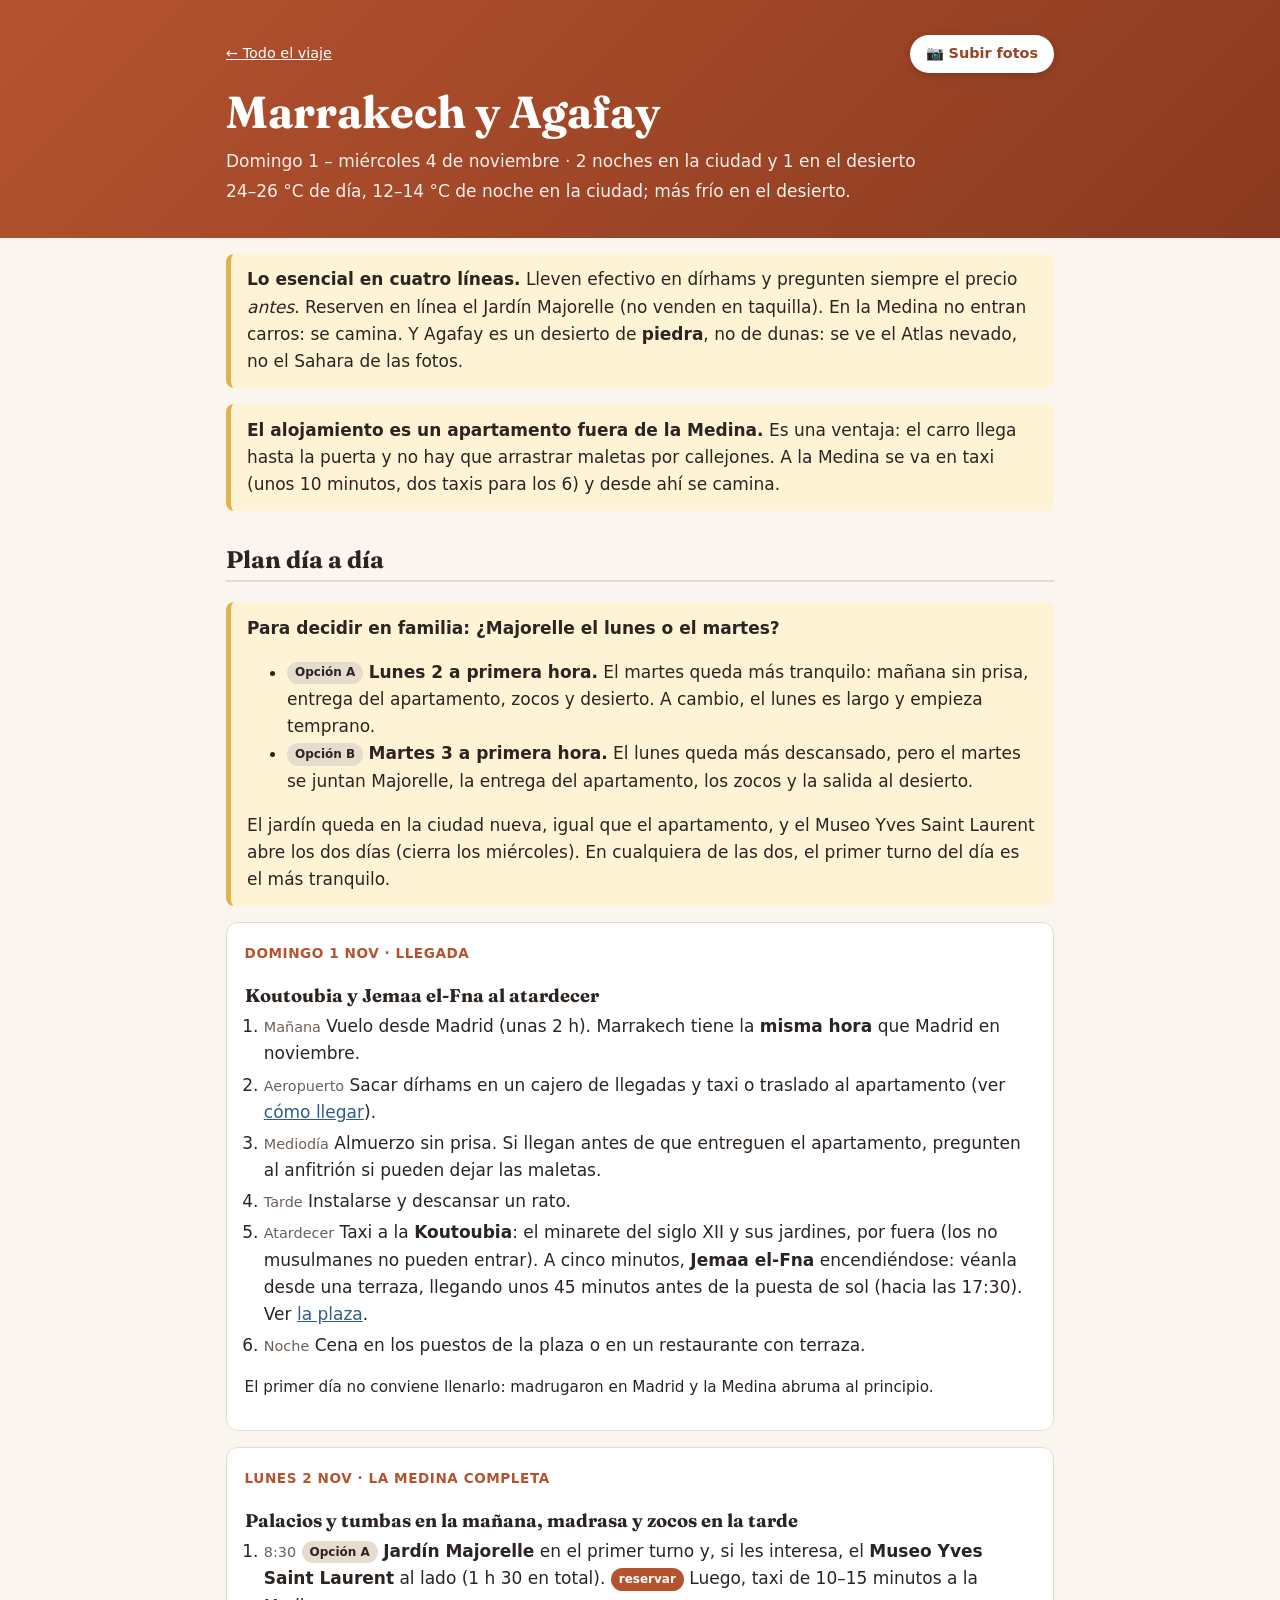
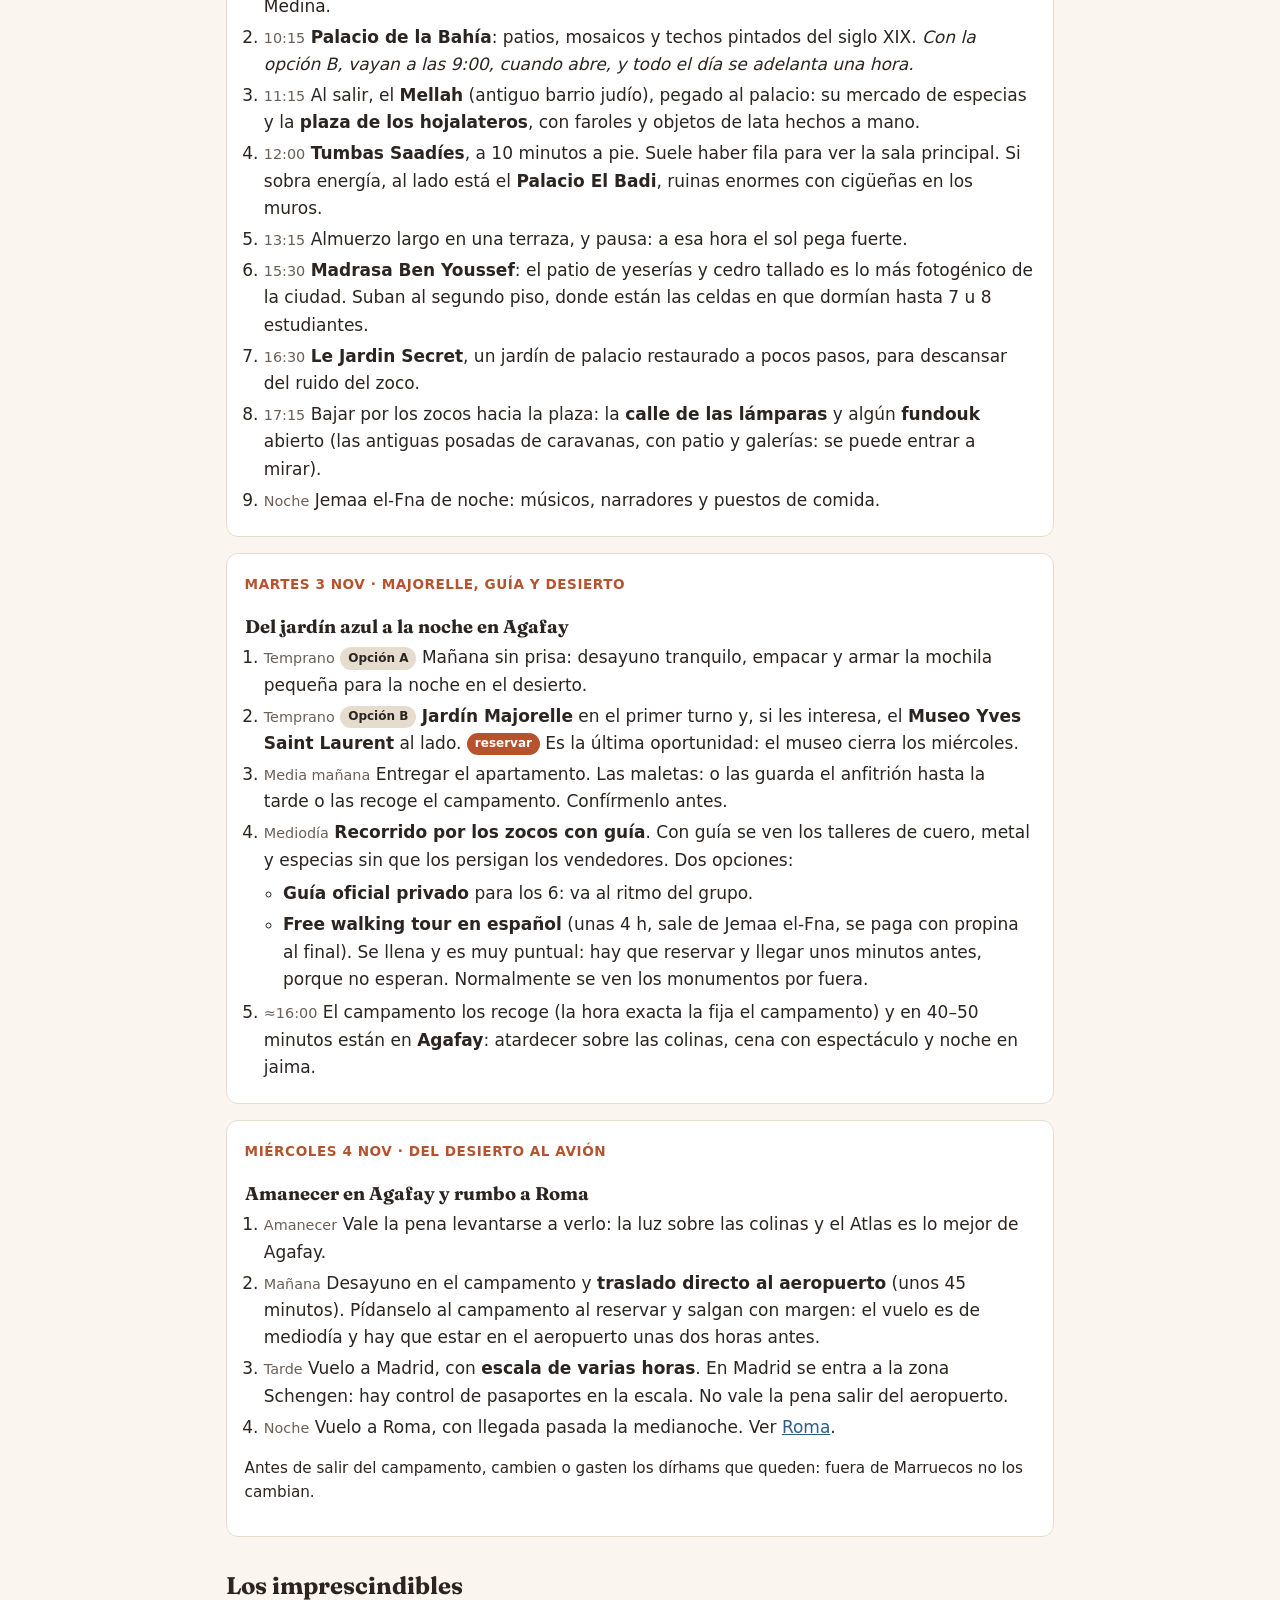
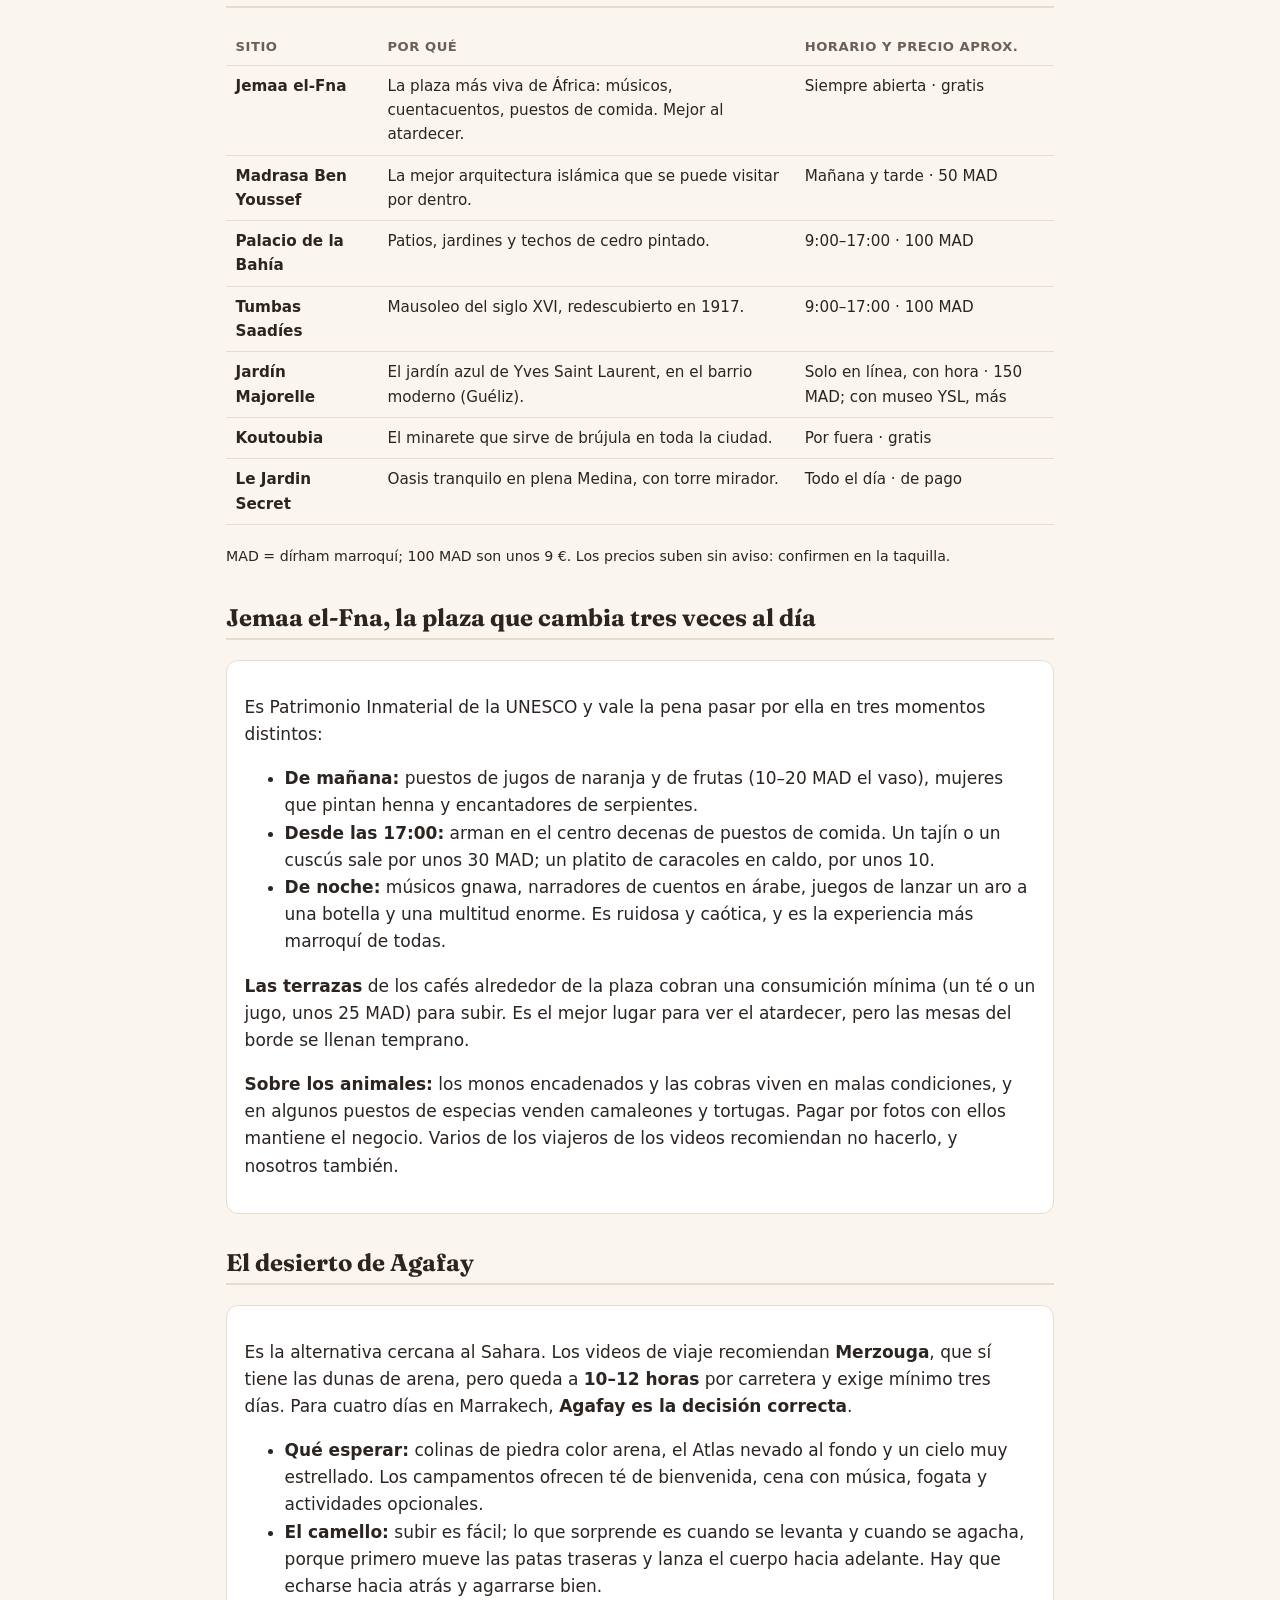
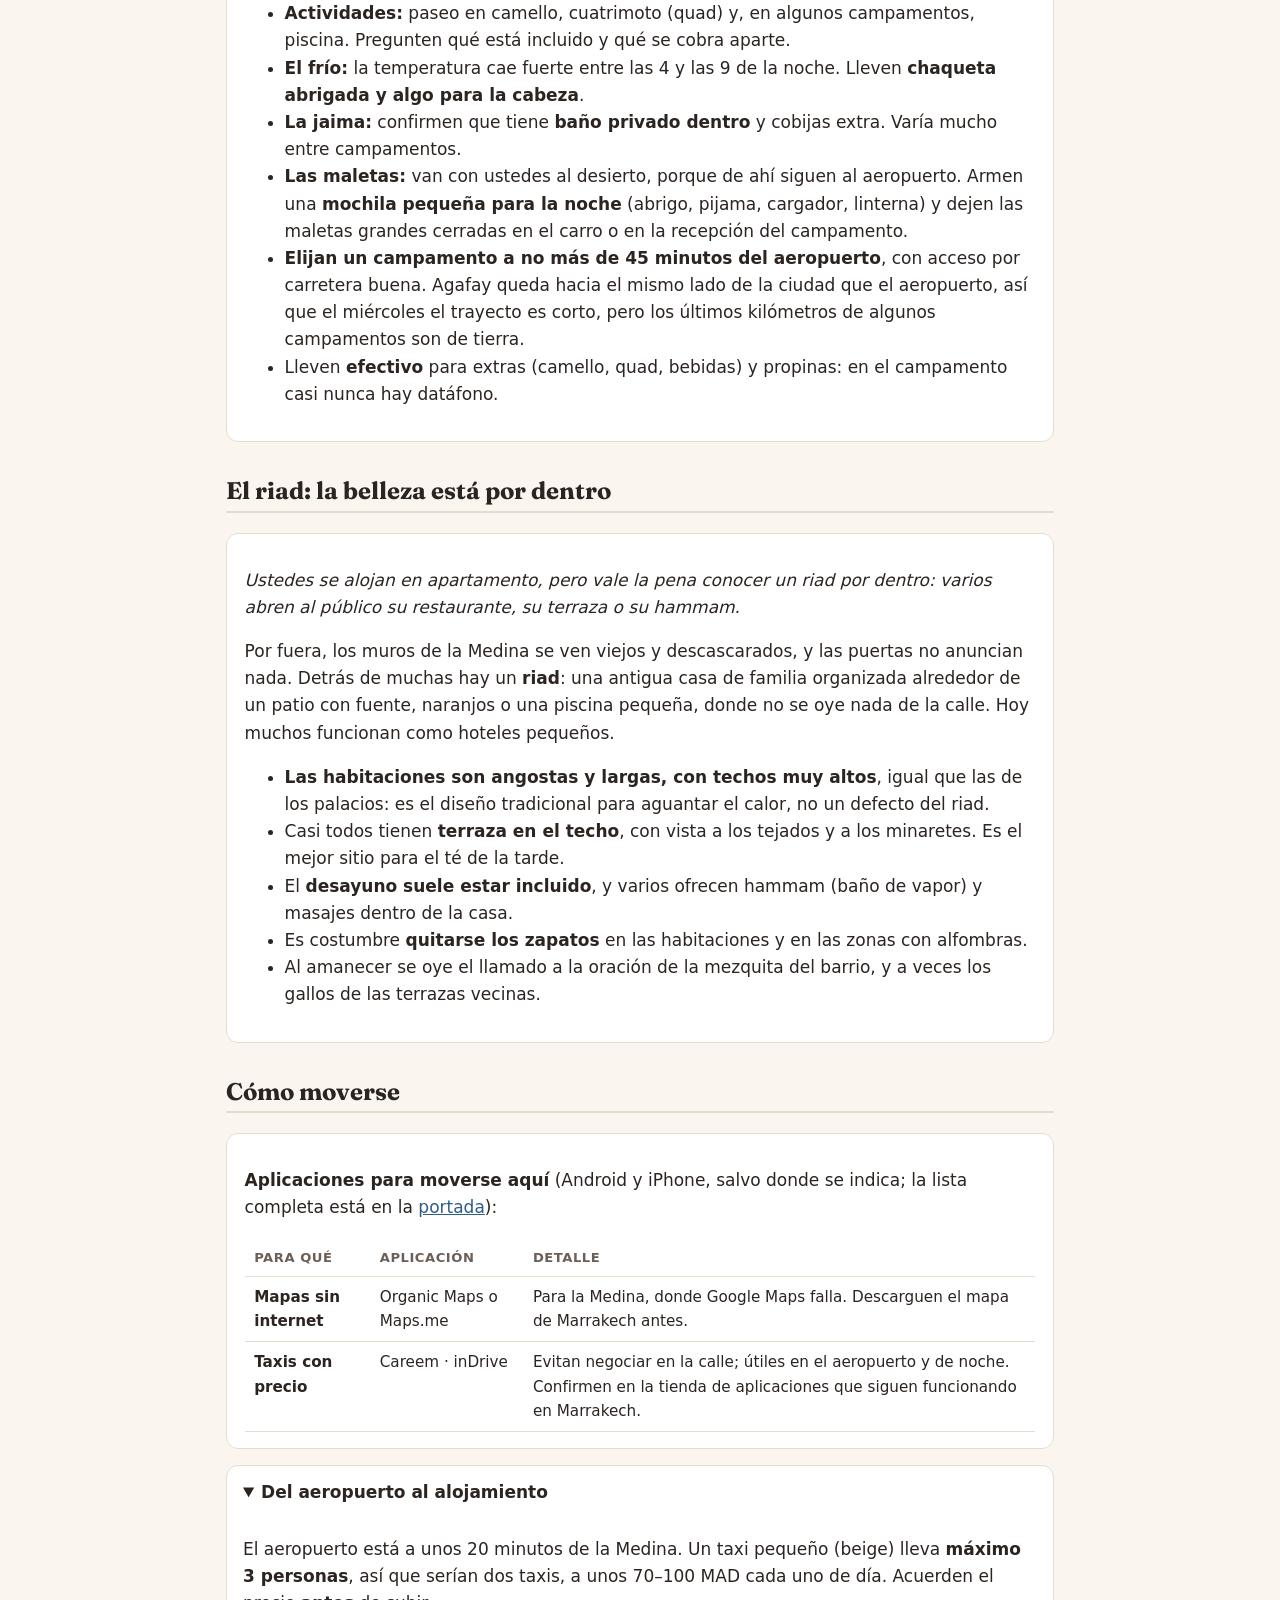
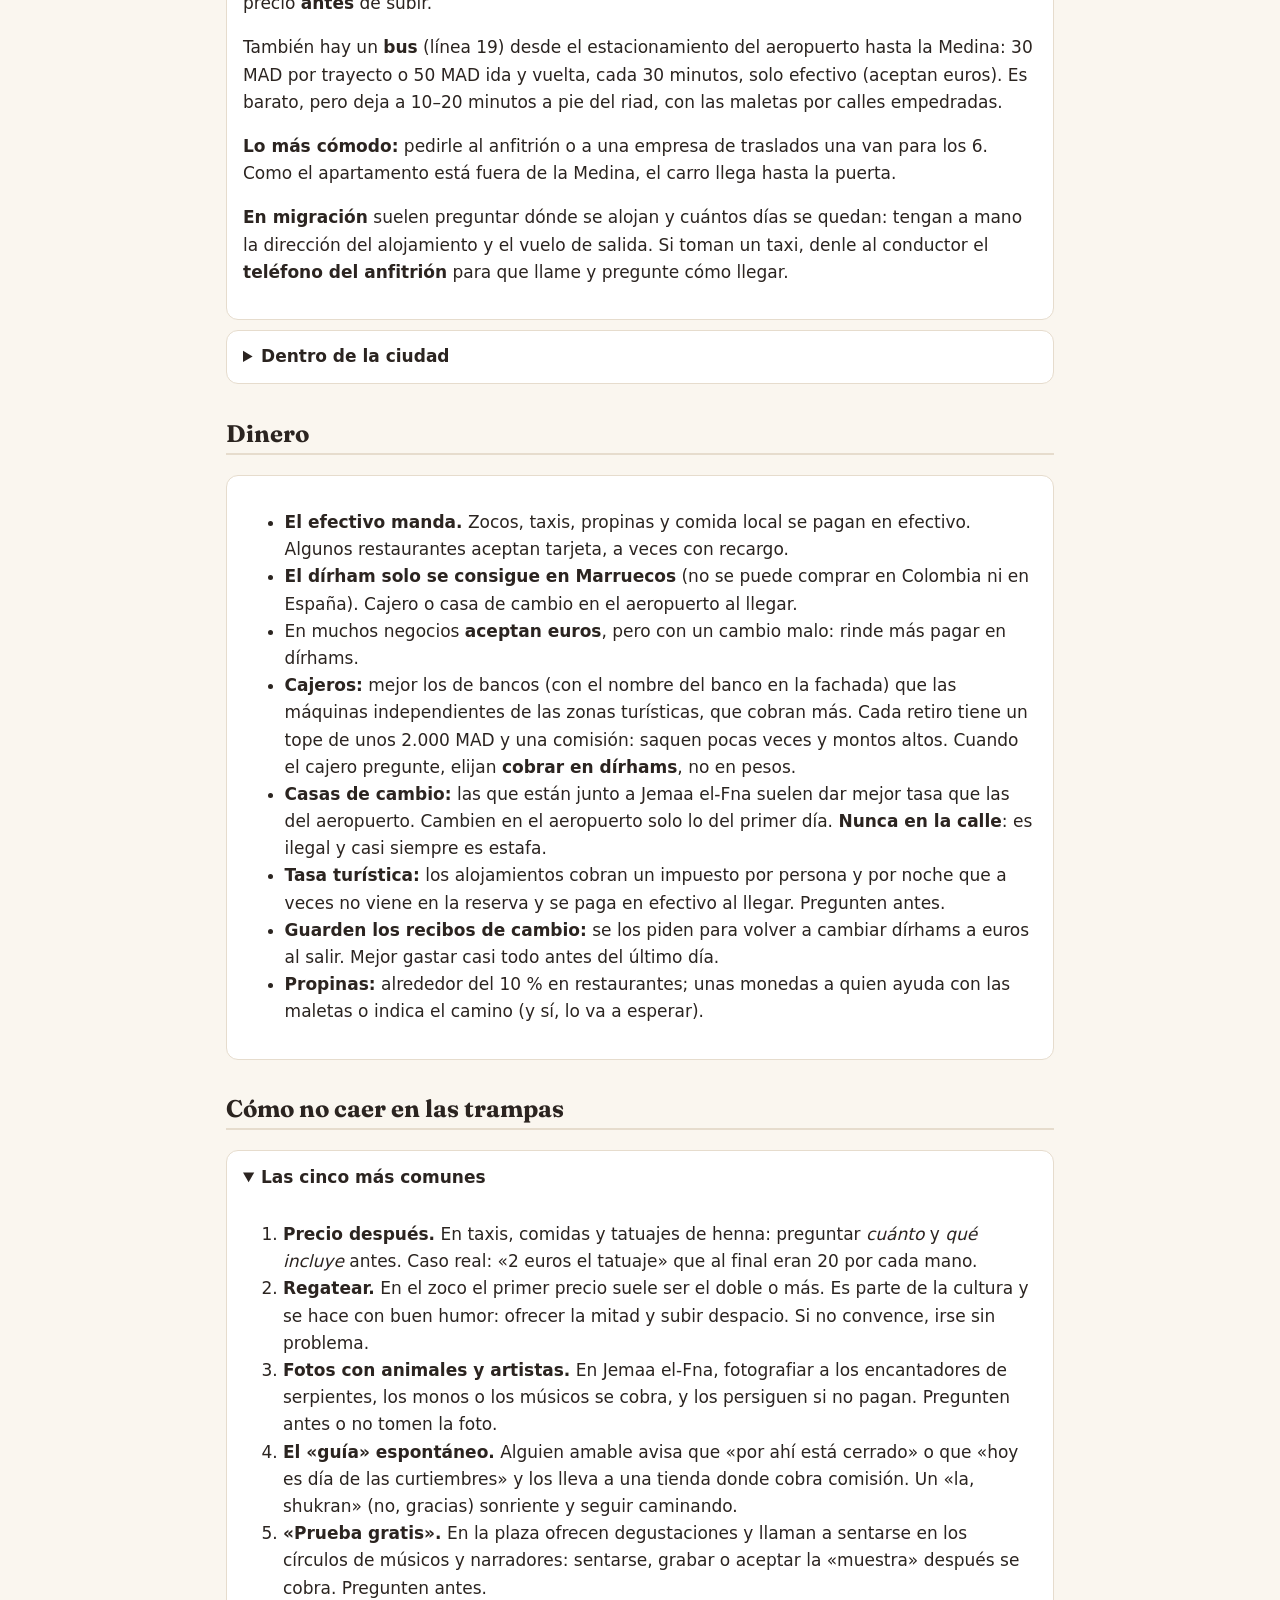
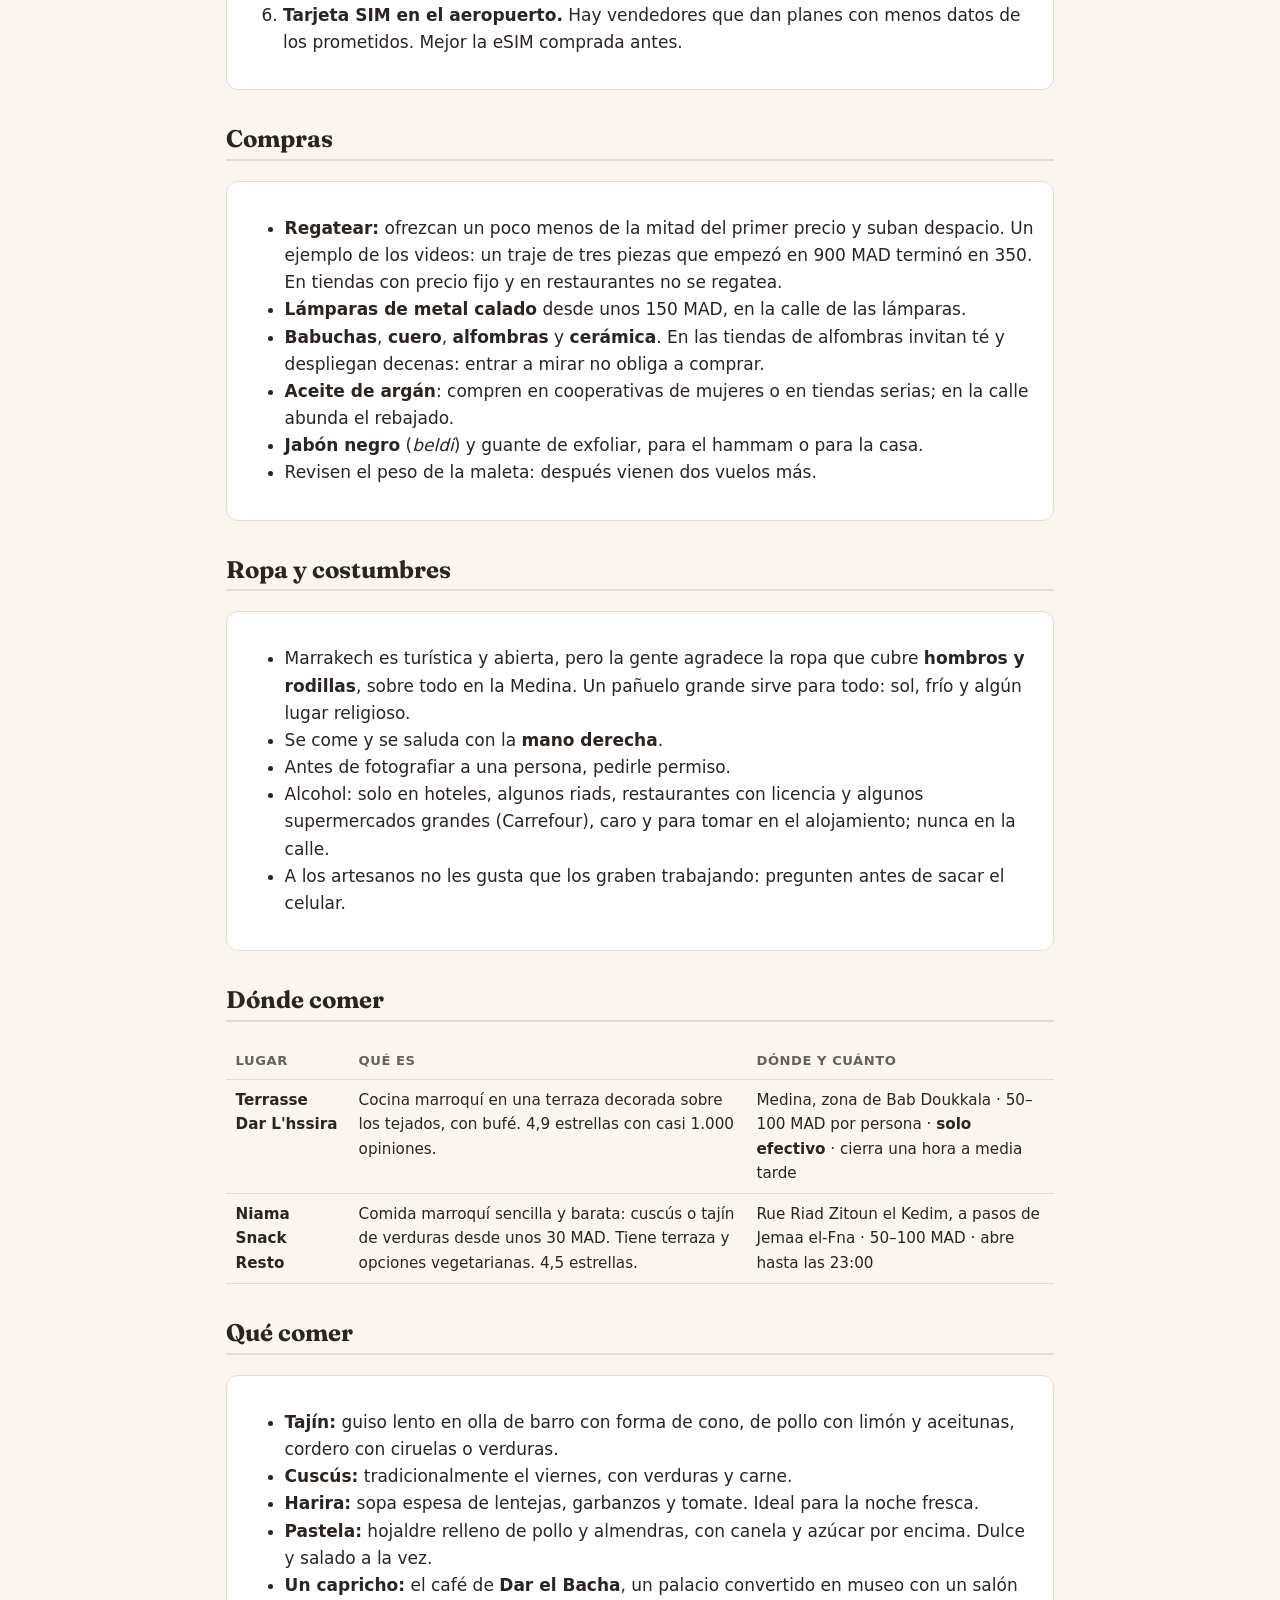
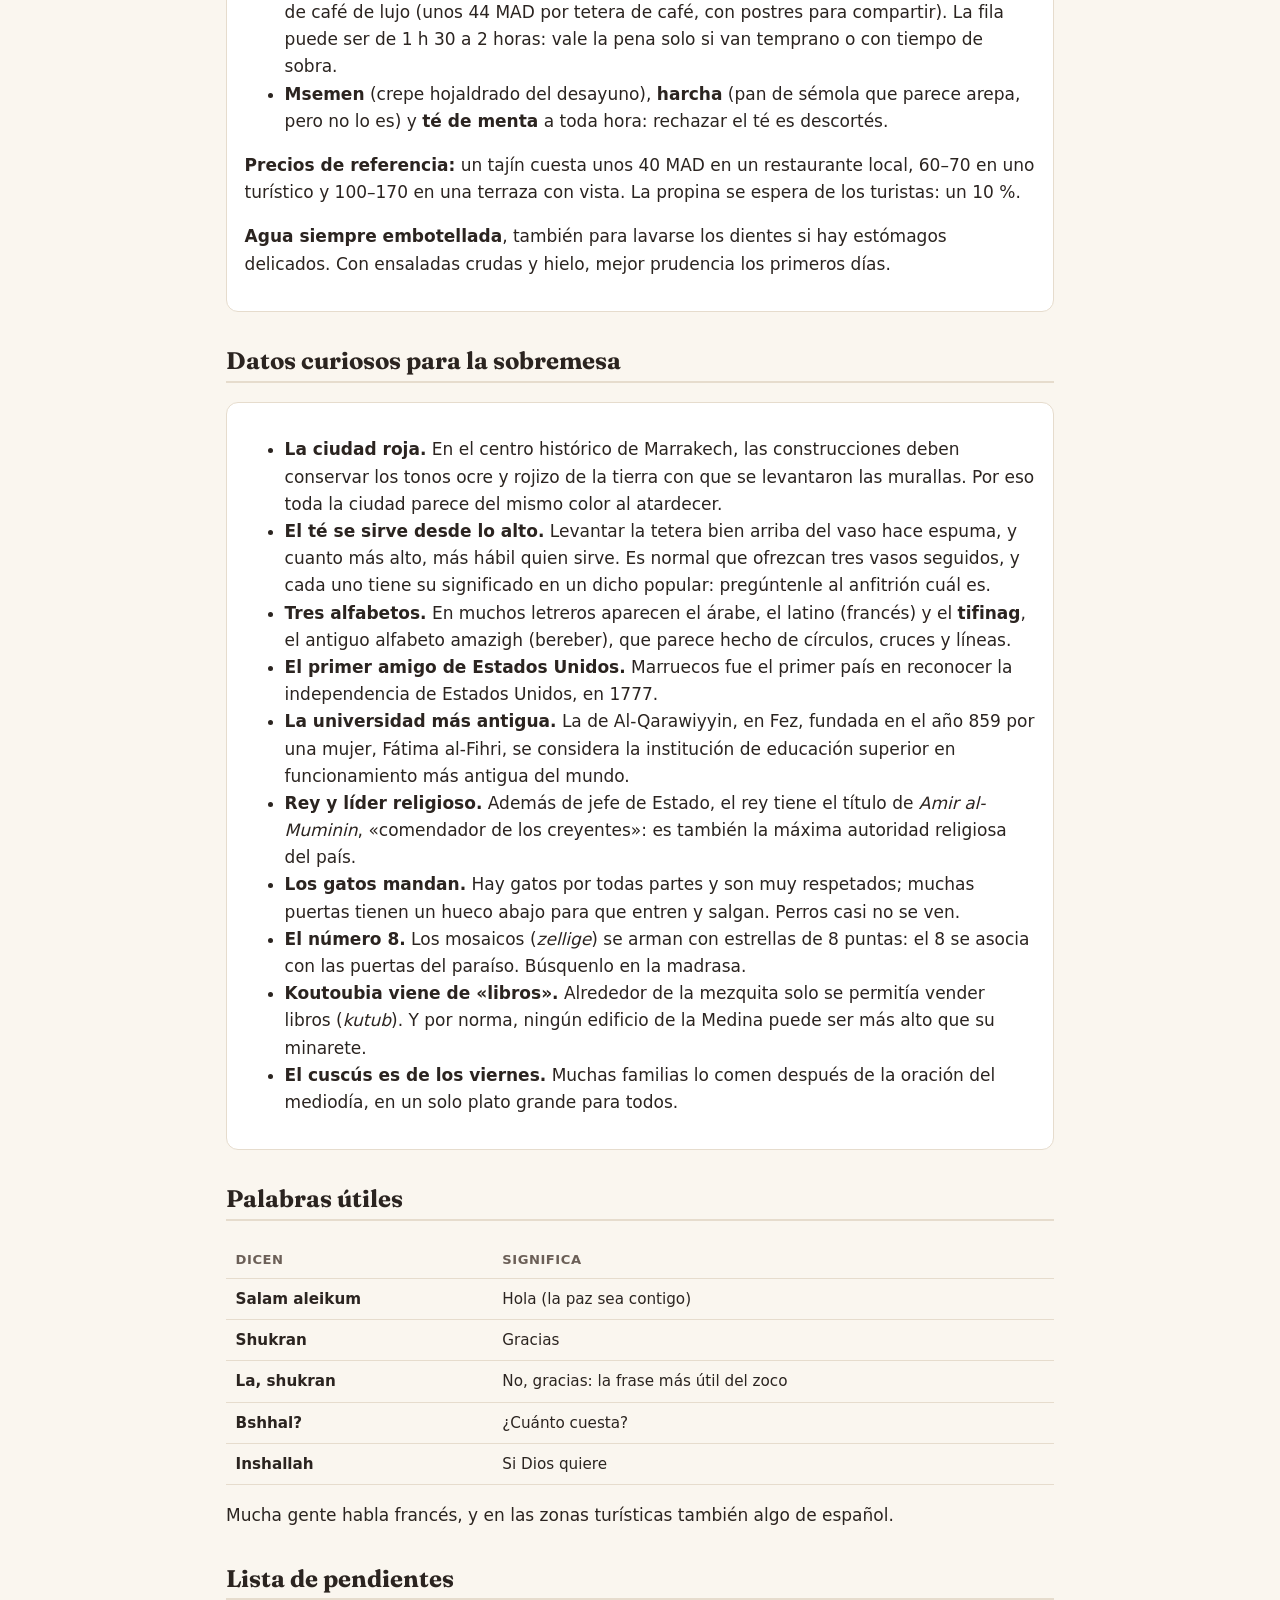
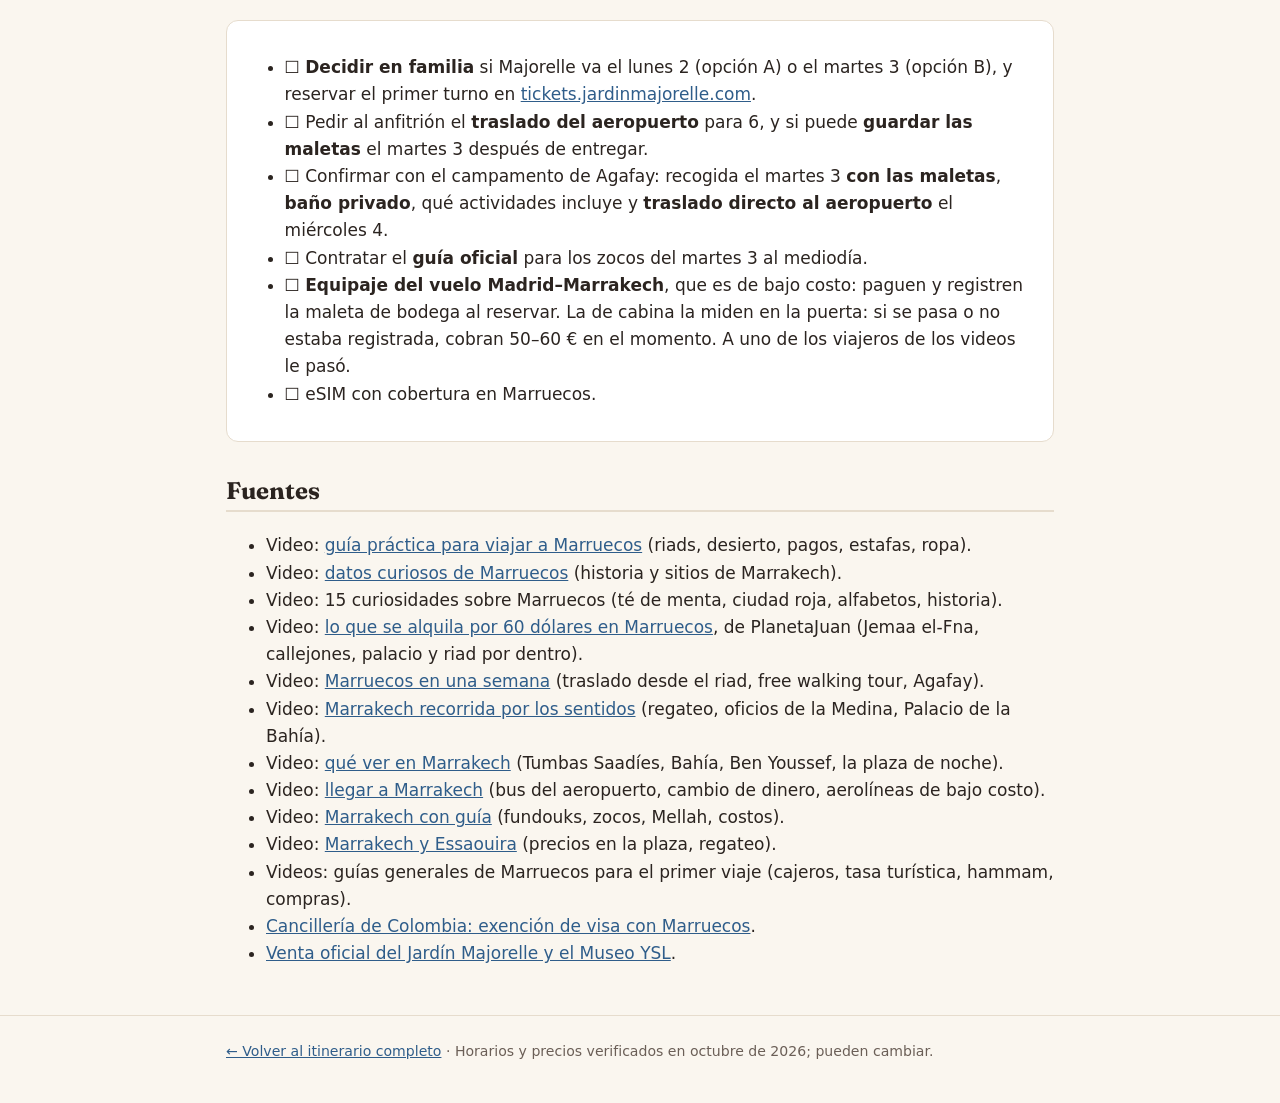
<file: marruecos.html>
<!doctype html>
<html lang="es">
<head>
<meta charset="utf-8">
<meta name="viewport" content="width=device-width, initial-scale=1">
<title>Marrakech y Agafay</title>
<meta name="description" content="Plan día a día, sitios imprescindibles y consejos prácticos para Marrakech y el desierto de Agafay, 1–4 de noviembre de 2026.">
<link rel="preconnect" href="https://fonts.googleapis.com">
<link href="https://fonts.googleapis.com/css2?family=Fraunces:wght@600;700&display=swap" rel="stylesheet">
<link rel="stylesheet" href="estilo.css?v=2">
</head>
<body>
<header class="portada">
  <div>
    <div class="barra">
      <nav class="migas"><a href="index.html">← Todo el viaje</a></nav>
      <a class="boton-fotos" href="https://forms.gle/GzRavsi9V3fUDGUA8" target="_blank" rel="noopener">📷 Subir fotos</a>
    </div>
    <h1>Marrakech y Agafay</h1>
    <p>Domingo 1 – miércoles 4 de noviembre · 2 noches en la ciudad y 1 en el desierto</p>
    <p>24–26 °C de día, 12–14 °C de noche en la ciudad; más frío en el desierto.</p>
  </div>
</header>

<main>
  <div class="aviso">
    <strong>Lo esencial en cuatro líneas.</strong> Lleven efectivo en dírhams y pregunten siempre el precio <em>antes</em>.
    Reserven en línea el Jardín Majorelle (no venden en taquilla). En la Medina no entran carros: se camina.
    Y Agafay es un desierto de <strong>piedra</strong>, no de dunas: se ve el Atlas nevado, no el Sahara de las fotos.
  </div>
  <div class="aviso">
    <strong>El alojamiento es un apartamento fuera de la Medina.</strong> Es una ventaja: el carro llega hasta la puerta y no hay que arrastrar maletas por callejones.
    A la Medina se va en taxi (unos 10 minutos, dos taxis para los 6) y desde ahí se camina.
  </div>

  <h2>Plan día a día</h2>

  <div class="aviso">
    <strong>Para decidir en familia: ¿Majorelle el lunes o el martes?</strong>
    <ul>
      <li><span class="etiqueta">Opción A</span> <strong>Lunes 2 a primera hora.</strong> El martes queda más tranquilo: mañana sin prisa, entrega del apartamento, zocos y desierto. A cambio, el lunes es largo y empieza temprano.</li>
      <li><span class="etiqueta">Opción B</span> <strong>Martes 3 a primera hora.</strong> El lunes queda más descansado, pero el martes se juntan Majorelle, la entrega del apartamento, los zocos y la salida al desierto.</li>
    </ul>
    El jardín queda en la ciudad nueva, igual que el apartamento, y el Museo Yves Saint Laurent abre los dos días (cierra los miércoles). En cualquiera de las dos, el primer turno del día es el más tranquilo.
  </div>

  <div class="tarjeta dia">
    <span class="fecha">Domingo 1 nov · llegada</span>
    <h3>Koutoubia y Jemaa el-Fna al atardecer</h3>
    <ol>
      <li><span class="hora">Mañana</span> Vuelo desde Madrid (unas 2 h). Marrakech tiene la <strong>misma hora</strong> que Madrid en noviembre.</li>
      <li><span class="hora">Aeropuerto</span> Sacar dírhams en un cajero de llegadas y taxi o traslado al apartamento (ver <a href="#llegar">cómo llegar</a>).</li>
      <li><span class="hora">Mediodía</span> Almuerzo sin prisa. Si llegan antes de que entreguen el apartamento, pregunten al anfitrión si pueden dejar las maletas.</li>
      <li><span class="hora">Tarde</span> Instalarse y descansar un rato.</li>
      <li><span class="hora">Atardecer</span> Taxi a la <strong>Koutoubia</strong>: el minarete del siglo XII y sus jardines, por fuera (los no musulmanes no pueden entrar). A cinco minutos, <strong>Jemaa el-Fna</strong> encendiéndose: véanla desde una terraza, llegando unos 45 minutos antes de la puesta de sol (hacia las 17:30). Ver <a href="#plaza">la plaza</a>.</li>
      <li><span class="hora">Noche</span> Cena en los puestos de la plaza o en un restaurante con terraza.</li>
    </ol>
    <p class="frase">El primer día no conviene llenarlo: madrugaron en Madrid y la Medina abruma al principio.</p>
  </div>

  <div class="tarjeta dia">
    <span class="fecha">Lunes 2 nov · la Medina completa</span>
    <h3>Palacios y tumbas en la mañana, madrasa y zocos en la tarde</h3>
    <ol>
      <li><span class="hora">8:30</span> <span class="etiqueta">Opción A</span> <strong>Jardín Majorelle</strong> en el primer turno y, si les interesa, el <strong>Museo Yves Saint Laurent</strong> al lado (1 h 30 en total). <span class="etiqueta reservar">reservar</span> Luego, taxi de 10–15 minutos a la Medina.</li>
      <li><span class="hora">10:15</span> <strong>Palacio de la Bahía</strong>: patios, mosaicos y techos pintados del siglo XIX. <em>Con la opción B, vayan a las 9:00, cuando abre, y todo el día se adelanta una hora.</em></li>
      <li><span class="hora">11:15</span> Al salir, el <strong>Mellah</strong> (antiguo barrio judío), pegado al palacio: su mercado de especias y la <strong>plaza de los hojalateros</strong>, con faroles y objetos de lata hechos a mano.</li>
      <li><span class="hora">12:00</span> <strong>Tumbas Saadíes</strong>, a 10 minutos a pie. Suele haber fila para ver la sala principal. Si sobra energía, al lado está el <strong>Palacio El Badi</strong>, ruinas enormes con cigüeñas en los muros.</li>
      <li><span class="hora">13:15</span> Almuerzo largo en una terraza, y pausa: a esa hora el sol pega fuerte.</li>
      <li><span class="hora">15:30</span> <strong>Madrasa Ben Youssef</strong>: el patio de yeserías y cedro tallado es lo más fotogénico de la ciudad. Suban al segundo piso, donde están las celdas en que dormían hasta 7 u 8 estudiantes.</li>
      <li><span class="hora">16:30</span> <strong>Le Jardin Secret</strong>, un jardín de palacio restaurado a pocos pasos, para descansar del ruido del zoco.</li>
      <li><span class="hora">17:15</span> Bajar por los zocos hacia la plaza: la <strong>calle de las lámparas</strong> y algún <strong>fundouk</strong> abierto (las antiguas posadas de caravanas, con patio y galerías: se puede entrar a mirar).</li>
      <li><span class="hora">Noche</span> Jemaa el-Fna de noche: músicos, narradores y puestos de comida.</li>
    </ol>
  </div>

  <div class="tarjeta dia">
    <span class="fecha">Martes 3 nov · Majorelle, guía y desierto</span>
    <h3>Del jardín azul a la noche en Agafay</h3>
    <ol>
      <li><span class="hora">Temprano</span> <span class="etiqueta">Opción A</span> Mañana sin prisa: desayuno tranquilo, empacar y armar la mochila pequeña para la noche en el desierto.</li>
      <li><span class="hora">Temprano</span> <span class="etiqueta">Opción B</span> <strong>Jardín Majorelle</strong> en el primer turno y, si les interesa, el <strong>Museo Yves Saint Laurent</strong> al lado. <span class="etiqueta reservar">reservar</span> Es la última oportunidad: el museo cierra los miércoles.</li>
      <li><span class="hora">Media mañana</span> Entregar el apartamento. Las maletas: o las guarda el anfitrión hasta la tarde o las recoge el campamento. Confírmenlo antes.</li>
      <li><span class="hora">Mediodía</span> <strong>Recorrido por los zocos con guía</strong>. Con guía se ven los talleres de cuero, metal y especias sin que los persigan los vendedores. Dos opciones:
        <ul>
          <li><strong>Guía oficial privado</strong> para los 6: va al ritmo del grupo.</li>
          <li><strong>Free walking tour en español</strong> (unas 4 h, sale de Jemaa el-Fna, se paga con propina al final). Se llena y es muy puntual: hay que reservar y llegar unos minutos antes, porque no esperan. Normalmente se ven los monumentos por fuera.</li>
        </ul></li>
      <li><span class="hora">≈16:00</span> El campamento los recoge (la hora exacta la fija el campamento) y en 40–50 minutos están en <strong>Agafay</strong>: atardecer sobre las colinas, cena con espectáculo y noche en jaima.</li>
    </ol>
  </div>

  <div class="tarjeta dia">
    <span class="fecha">Miércoles 4 nov · del desierto al avión</span>
    <h3>Amanecer en Agafay y rumbo a Roma</h3>
    <ol>
      <li><span class="hora">Amanecer</span> Vale la pena levantarse a verlo: la luz sobre las colinas y el Atlas es lo mejor de Agafay.</li>
      <li><span class="hora">Mañana</span> Desayuno en el campamento y <strong>traslado directo al aeropuerto</strong> (unos 45 minutos). Pídanselo al campamento al reservar y salgan con margen: el vuelo es de mediodía y hay que estar en el aeropuerto unas dos horas antes.</li>
      <li><span class="hora">Tarde</span> Vuelo a Madrid, con <strong>escala de varias horas</strong>. En Madrid se entra a la zona Schengen: hay control de pasaportes en la escala. No vale la pena salir del aeropuerto.</li>
      <li><span class="hora">Noche</span> Vuelo a Roma, con llegada pasada la medianoche. Ver <a href="roma.html">Roma</a>.</li>
    </ol>
    <p class="frase">Antes de salir del campamento, cambien o gasten los dírhams que queden: fuera de Marruecos no los cambian.</p>
  </div>

  <h2>Los imprescindibles</h2>
  <div class="tabla">
  <table>
    <thead><tr><th>Sitio</th><th>Por qué</th><th>Horario y precio aprox.</th></tr></thead>
    <tbody>
      <tr><td><strong>Jemaa el-Fna</strong></td><td>La plaza más viva de África: músicos, cuentacuentos, puestos de comida. Mejor al atardecer.</td><td>Siempre abierta · gratis</td></tr>
      <tr><td><strong>Madrasa Ben Youssef</strong></td><td>La mejor arquitectura islámica que se puede visitar por dentro.</td><td>Mañana y tarde · 50 MAD</td></tr>
      <tr><td><strong>Palacio de la Bahía</strong></td><td>Patios, jardines y techos de cedro pintado.</td><td>9:00–17:00 · 100 MAD</td></tr>
      <tr><td><strong>Tumbas Saadíes</strong></td><td>Mausoleo del siglo XVI, redescubierto en 1917.</td><td>9:00–17:00 · 100 MAD</td></tr>
      <tr><td><strong>Jardín Majorelle</strong></td><td>El jardín azul de Yves Saint Laurent, en el barrio moderno (Guéliz).</td><td>Solo en línea, con hora · 150 MAD; con museo YSL, más</td></tr>
      <tr><td><strong>Koutoubia</strong></td><td>El minarete que sirve de brújula en toda la ciudad.</td><td>Por fuera · gratis</td></tr>
      <tr><td><strong>Le Jardin Secret</strong></td><td>Oasis tranquilo en plena Medina, con torre mirador.</td><td>Todo el día · de pago</td></tr>
    </tbody>
  </table>
  </div>
  <p><small>MAD = dírham marroquí; 100 MAD son unos 9 €. Los precios suben sin aviso: confirmen en la taquilla.</small></p>

  <h2 id="plaza">Jemaa el-Fna, la plaza que cambia tres veces al día</h2>
  <div class="tarjeta">
    <p>Es Patrimonio Inmaterial de la UNESCO y vale la pena pasar por ella en tres momentos distintos:</p>
    <ul>
      <li><strong>De mañana:</strong> puestos de jugos de naranja y de frutas (10–20 MAD el vaso), mujeres que pintan henna y encantadores de serpientes.</li>
      <li><strong>Desde las 17:00:</strong> arman en el centro decenas de puestos de comida. Un tajín o un cuscús sale por unos 30 MAD; un platito de caracoles en caldo, por unos 10.</li>
      <li><strong>De noche:</strong> músicos gnawa, narradores de cuentos en árabe, juegos de lanzar un aro a una botella y una multitud enorme. Es ruidosa y caótica, y es la experiencia más marroquí de todas.</li>
    </ul>
    <p><strong>Las terrazas</strong> de los cafés alrededor de la plaza cobran una consumición mínima (un té o un jugo, unos 25 MAD) para subir. Es el mejor lugar para ver el atardecer, pero las mesas del borde se llenan temprano.</p>
    <p><strong>Sobre los animales:</strong> los monos encadenados y las cobras viven en malas condiciones, y en algunos puestos de especias venden camaleones y tortugas. Pagar por fotos con ellos mantiene el negocio. Varios de los viajeros de los videos recomiendan no hacerlo, y nosotros también.</p>
  </div>

  <h2>El desierto de Agafay</h2>
  <div class="tarjeta">
    <p>Es la alternativa cercana al Sahara. Los videos de viaje recomiendan <strong>Merzouga</strong>, que sí tiene las dunas de arena, pero queda a <strong>10–12 horas</strong> por carretera y exige mínimo tres días. Para cuatro días en Marrakech, <strong>Agafay es la decisión correcta</strong>.</p>
    <ul>
      <li><strong>Qué esperar:</strong> colinas de piedra color arena, el Atlas nevado al fondo y un cielo muy estrellado. Los campamentos ofrecen té de bienvenida, cena con música, fogata y actividades opcionales.</li>
      <li><strong>El camello:</strong> subir es fácil; lo que sorprende es cuando se levanta y cuando se agacha, porque primero mueve las patas traseras y lanza el cuerpo hacia adelante. Hay que echarse hacia atrás y agarrarse bien.</li>
      <li><strong>Actividades:</strong> paseo en camello, cuatrimoto (quad) y, en algunos campamentos, piscina. Pregunten qué está incluido y qué se cobra aparte.</li>
      <li><strong>El frío:</strong> la temperatura cae fuerte entre las 4 y las 9 de la noche. Lleven <strong>chaqueta abrigada y algo para la cabeza</strong>.</li>
      <li><strong>La jaima:</strong> confirmen que tiene <strong>baño privado dentro</strong> y cobijas extra. Varía mucho entre campamentos.</li>
      <li><strong>Las maletas:</strong> van con ustedes al desierto, porque de ahí siguen al aeropuerto. Armen una <strong>mochila pequeña para la noche</strong> (abrigo, pijama, cargador, linterna) y dejen las maletas grandes cerradas en el carro o en la recepción del campamento.</li>
      <li><strong>Elijan un campamento a no más de 45 minutos del aeropuerto</strong>, con acceso por carretera buena. Agafay queda hacia el mismo lado de la ciudad que el aeropuerto, así que el miércoles el trayecto es corto, pero los últimos kilómetros de algunos campamentos son de tierra.</li>
      <li>Lleven <strong>efectivo</strong> para extras (camello, quad, bebidas) y propinas: en el campamento casi nunca hay datáfono.</li>
    </ul>
  </div>
  <h2>El riad: la belleza está por dentro</h2>
  <div class="tarjeta">
    <p><em>Ustedes se alojan en apartamento, pero vale la pena conocer un riad por dentro: varios abren al público su restaurante, su terraza o su hammam.</em></p>
    <p>Por fuera, los muros de la Medina se ven viejos y descascarados, y las puertas no anuncian nada. Detrás de muchas hay un <strong>riad</strong>: una antigua casa de familia organizada alrededor de un patio con fuente, naranjos o una piscina pequeña, donde no se oye nada de la calle. Hoy muchos funcionan como hoteles pequeños.</p>
    <ul>
      <li><strong>Las habitaciones son angostas y largas, con techos muy altos</strong>, igual que las de los palacios: es el diseño tradicional para aguantar el calor, no un defecto del riad.</li>
      <li>Casi todos tienen <strong>terraza en el techo</strong>, con vista a los tejados y a los minaretes. Es el mejor sitio para el té de la tarde.</li>
      <li>El <strong>desayuno suele estar incluido</strong>, y varios ofrecen hammam (baño de vapor) y masajes dentro de la casa.</li>
      <li>Es costumbre <strong>quitarse los zapatos</strong> en las habitaciones y en las zonas con alfombras.</li>
      <li>Al amanecer se oye el llamado a la oración de la mezquita del barrio, y a veces los gallos de las terrazas vecinas.</li>
    </ul>
  </div>

  <h2 id="llegar">Cómo moverse</h2>
  <div class="tarjeta">
    <p><strong>Aplicaciones para moverse aquí</strong> (Android y iPhone, salvo donde se indica; la lista completa está en la <a href="index.html#celular">portada</a>):</p>
    <div class="tabla">
      <table>
        <thead><tr><th>Para qué</th><th>Aplicación</th><th>Detalle</th></tr></thead>
        <tbody>
          <tr><td><strong>Mapas sin internet</strong></td><td>Organic Maps o Maps.me</td><td>Para la Medina, donde Google Maps falla. Descarguen el mapa de Marrakech antes.</td></tr>
          <tr><td><strong>Taxis con precio</strong></td><td>Careem · inDrive</td><td>Evitan negociar en la calle; útiles en el aeropuerto y de noche. Confirmen en la tienda de aplicaciones que siguen funcionando en Marrakech.</td></tr>
        </tbody>
      </table>
    </div>
  </div>
  <details open>
    <summary>Del aeropuerto al alojamiento</summary>
    <div>
      <p>El aeropuerto está a unos 20 minutos de la Medina. Un taxi pequeño (beige) lleva <strong>máximo 3 personas</strong>, así que serían dos taxis, a unos 70–100 MAD cada uno de día. Acuerden el precio <strong>antes</strong> de subir.</p>
      <p>También hay un <strong>bus</strong> (línea 19) desde el estacionamiento del aeropuerto hasta la Medina: 30 MAD por trayecto o 50 MAD ida y vuelta, cada 30 minutos, solo efectivo (aceptan euros). Es barato, pero deja a 10–20 minutos a pie del riad, con las maletas por calles empedradas.</p>
      <p><strong>Lo más cómodo:</strong> pedirle al anfitrión o a una empresa de traslados una van para los 6. Como el apartamento está fuera de la Medina, el carro llega hasta la puerta.</p>
      <p><strong>En migración</strong> suelen preguntar dónde se alojan y cuántos días se quedan: tengan a mano la dirección del alojamiento y el vuelo de salida. Si toman un taxi, denle al conductor el <strong>teléfono del anfitrión</strong> para que llame y pregunte cómo llegar.</p>
    </div>
  </details>
  <details>
    <summary>Dentro de la ciudad</summary>
    <div>
      <ul>
        <li><strong>En la Medina se camina.</strong> Los carros no entran a los callejones, pero las motos sí, y pasan rápido: caminar pegados a la pared.</li>
        <li>Para ir a Majorelle (Guéliz) o al aeropuerto: taxi pequeño, con el precio acordado antes. Si hay taxímetro, pidan que lo enciendan.</li>
        <li>Descarguen el mapa de Marrakech en Google Maps o Maps.me <strong>antes</strong>: dentro de la Medina el GPS falla.</li>
      </ul>
      <p><strong>Para no perderse en la Medina</strong> (hasta los viajeros con experiencia se pierden):</p>
      <ul>
        <li>Guardar el alojamiento en el mapa del celular y pedirle al anfitrión la <strong>dirección escrita en francés y en árabe</strong>, para mostrársela a cualquier taxista.</li>
        <li>Si se desorientan, pregunten por «Jemaa el-Fna»: todos los caminos llevan a la plaza, y allí hay taxis para volver.</li>
        <li>Fijarse en <strong>tres puntos de referencia</strong> del camino desde la plaza: una puerta llamativa, un puesto, una esquina. Tomarles foto ayuda.</li>
        <li>Si un joven se ofrece a llevarlos, les va a pedir dinero al llegar: está bien aceptar, pero acuerden el precio antes de empezar a caminar.</li>
      </ul>
    </div>
  </details>

  <h2 id="dinero">Dinero</h2>
  <div class="tarjeta">
    <ul>
      <li><strong>El efectivo manda.</strong> Zocos, taxis, propinas y comida local se pagan en efectivo. Algunos restaurantes aceptan tarjeta, a veces con recargo.</li>
      <li><strong>El dírham solo se consigue en Marruecos</strong> (no se puede comprar en Colombia ni en España). Cajero o casa de cambio en el aeropuerto al llegar.</li>
      <li>En muchos negocios <strong>aceptan euros</strong>, pero con un cambio malo: rinde más pagar en dírhams.</li>
      <li><strong>Cajeros:</strong> mejor los de bancos (con el nombre del banco en la fachada) que las máquinas independientes de las zonas turísticas, que cobran más. Cada retiro tiene un tope de unos 2.000 MAD y una comisión: saquen pocas veces y montos altos. Cuando el cajero pregunte, elijan <strong>cobrar en dírhams</strong>, no en pesos.</li>
      <li><strong>Casas de cambio:</strong> las que están junto a Jemaa el-Fna suelen dar mejor tasa que las del aeropuerto. Cambien en el aeropuerto solo lo del primer día. <strong>Nunca en la calle</strong>: es ilegal y casi siempre es estafa.</li>
      <li><strong>Tasa turística:</strong> los alojamientos cobran un impuesto por persona y por noche que a veces no viene en la reserva y se paga en efectivo al llegar. Pregunten antes.</li>
      <li><strong>Guarden los recibos de cambio:</strong> se los piden para volver a cambiar dírhams a euros al salir. Mejor gastar casi todo antes del último día.</li>
      <li><strong>Propinas:</strong> alrededor del 10 % en restaurantes; unas monedas a quien ayuda con las maletas o indica el camino (y sí, lo va a esperar).</li>
    </ul>
  </div>

  <h2>Cómo no caer en las trampas</h2>
  <details open>
    <summary>Las cinco más comunes</summary>
    <div>
      <ol>
        <li><strong>Precio después.</strong> En taxis, comidas y tatuajes de henna: preguntar <em>cuánto</em> y <em>qué incluye</em> antes. Caso real: «2 euros el tatuaje» que al final eran 20 por cada mano.</li>
        <li><strong>Regatear.</strong> En el zoco el primer precio suele ser el doble o más. Es parte de la cultura y se hace con buen humor: ofrecer la mitad y subir despacio. Si no convence, irse sin problema.</li>
        <li><strong>Fotos con animales y artistas.</strong> En Jemaa el-Fna, fotografiar a los encantadores de serpientes, los monos o los músicos se cobra, y los persiguen si no pagan. Pregunten antes o no tomen la foto.</li>
        <li><strong>El «guía» espontáneo.</strong> Alguien amable avisa que «por ahí está cerrado» o que «hoy es día de las curtiembres» y los lleva a una tienda donde cobra comisión. Un «la, shukran» (no, gracias) sonriente y seguir caminando.</li>
        <li><strong>«Prueba gratis».</strong> En la plaza ofrecen degustaciones y llaman a sentarse en los círculos de músicos y narradores: sentarse, grabar o aceptar la «muestra» después se cobra. Pregunten antes.</li>
        <li><strong>Tarjeta SIM en el aeropuerto.</strong> Hay vendedores que dan planes con menos datos de los prometidos. Mejor la eSIM comprada antes.</li>
      </ol>
    </div>
  </details>

  <h2>Compras</h2>
  <div class="tarjeta">
    <ul>
      <li><strong>Regatear:</strong> ofrezcan un poco menos de la mitad del primer precio y suban despacio. Un ejemplo de los videos: un traje de tres piezas que empezó en 900 MAD terminó en 350. En tiendas con precio fijo y en restaurantes no se regatea.</li>
      <li><strong>Lámparas de metal calado</strong> desde unos 150 MAD, en la calle de las lámparas.</li>
      <li><strong>Babuchas</strong>, <strong>cuero</strong>, <strong>alfombras</strong> y <strong>cerámica</strong>. En las tiendas de alfombras invitan té y despliegan decenas: entrar a mirar no obliga a comprar.</li>
      <li><strong>Aceite de argán</strong>: compren en cooperativas de mujeres o en tiendas serias; en la calle abunda el rebajado.</li>
      <li><strong>Jabón negro</strong> (<em>beldi</em>) y guante de exfoliar, para el hammam o para la casa.</li>
      <li>Revisen el peso de la maleta: después vienen dos vuelos más.</li>
    </ul>
  </div>

  <h2>Ropa y costumbres</h2>
  <div class="tarjeta">
    <ul>
      <li>Marrakech es turística y abierta, pero la gente agradece la ropa que cubre <strong>hombros y rodillas</strong>, sobre todo en la Medina. Un pañuelo grande sirve para todo: sol, frío y algún lugar religioso.</li>
      <li>Se come y se saluda con la <strong>mano derecha</strong>.</li>
      <li>Antes de fotografiar a una persona, pedirle permiso.</li>
      <li>Alcohol: solo en hoteles, algunos riads, restaurantes con licencia y algunos supermercados grandes (Carrefour), caro y para tomar en el alojamiento; nunca en la calle.</li>
      <li>A los artesanos no les gusta que los graben trabajando: pregunten antes de sacar el celular.</li>
    </ul>
  </div>

  <h2>Dónde comer</h2>
  <div class="tabla">
  <table>
    <thead><tr><th>Lugar</th><th>Qué es</th><th>Dónde y cuánto</th></tr></thead>
    <tbody>
      <tr><td><strong>Terrasse Dar L'hssira</strong></td><td>Cocina marroquí en una terraza decorada sobre los tejados, con bufé. 4,9 estrellas con casi 1.000 opiniones.</td><td>Medina, zona de Bab Doukkala · 50–100 MAD por persona · <strong>solo efectivo</strong> · cierra una hora a media tarde</td></tr>
      <tr><td><strong>Niama Snack Resto</strong></td><td>Comida marroquí sencilla y barata: cuscús o tajín de verduras desde unos 30 MAD. Tiene terraza y opciones vegetarianas. 4,5 estrellas.</td><td>Rue Riad Zitoun el Kedim, a pasos de Jemaa el-Fna · 50–100 MAD · abre hasta las 23:00</td></tr>
    </tbody>
  </table>
  </div>

  <h2>Qué comer</h2>
  <div class="tarjeta">
    <ul>
      <li><strong>Tajín:</strong> guiso lento en olla de barro con forma de cono, de pollo con limón y aceitunas, cordero con ciruelas o verduras.</li>
      <li><strong>Cuscús:</strong> tradicionalmente el viernes, con verduras y carne.</li>
      <li><strong>Harira:</strong> sopa espesa de lentejas, garbanzos y tomate. Ideal para la noche fresca.</li>
      <li><strong>Pastela:</strong> hojaldre relleno de pollo y almendras, con canela y azúcar por encima. Dulce y salado a la vez.</li>
      <li><strong>Un capricho:</strong> el café de <strong>Dar el Bacha</strong>, un palacio convertido en museo con un salón de café de lujo (unos 44 MAD por tetera de café, con postres para compartir). La fila puede ser de 1 h 30 a 2 horas: vale la pena solo si van temprano o con tiempo de sobra.</li>
      <li><strong>Msemen</strong> (crepe hojaldrado del desayuno), <strong>harcha</strong> (pan de sémola que parece arepa, pero no lo es) y <strong>té de menta</strong> a toda hora: rechazar el té es descortés.</li>
    </ul>
    <p><strong>Precios de referencia:</strong> un tajín cuesta unos 40 MAD en un restaurante local, 60–70 en uno turístico y 100–170 en una terraza con vista. La propina se espera de los turistas: un 10 %.</p>
    <p><strong>Agua siempre embotellada</strong>, también para lavarse los dientes si hay estómagos delicados. Con ensaladas crudas y hielo, mejor prudencia los primeros días.</p>
  </div>

  <h2>Datos curiosos para la sobremesa</h2>
  <div class="tarjeta">
    <ul>
      <li><strong>La ciudad roja.</strong> En el centro histórico de Marrakech, las construcciones deben conservar los tonos ocre y rojizo de la tierra con que se levantaron las murallas. Por eso toda la ciudad parece del mismo color al atardecer.</li>
      <li><strong>El té se sirve desde lo alto.</strong> Levantar la tetera bien arriba del vaso hace espuma, y cuanto más alto, más hábil quien sirve. Es normal que ofrezcan tres vasos seguidos, y cada uno tiene su significado en un dicho popular: pregúntenle al anfitrión cuál es.</li>
      <li><strong>Tres alfabetos.</strong> En muchos letreros aparecen el árabe, el latino (francés) y el <strong>tifinag</strong>, el antiguo alfabeto amazigh (bereber), que parece hecho de círculos, cruces y líneas.</li>
      <li><strong>El primer amigo de Estados Unidos.</strong> Marruecos fue el primer país en reconocer la independencia de Estados Unidos, en 1777.</li>
      <li><strong>La universidad más antigua.</strong> La de Al-Qarawiyyin, en Fez, fundada en el año 859 por una mujer, Fátima al-Fihri, se considera la institución de educación superior en funcionamiento más antigua del mundo.</li>
      <li><strong>Rey y líder religioso.</strong> Además de jefe de Estado, el rey tiene el título de <em>Amir al-Muminin</em>, «comendador de los creyentes»: es también la máxima autoridad religiosa del país.</li>
      <li><strong>Los gatos mandan.</strong> Hay gatos por todas partes y son muy respetados; muchas puertas tienen un hueco abajo para que entren y salgan. Perros casi no se ven.</li>
      <li><strong>El número 8.</strong> Los mosaicos (<em>zellige</em>) se arman con estrellas de 8 puntas: el 8 se asocia con las puertas del paraíso. Búsquenlo en la madrasa.</li>
      <li><strong>Koutoubia viene de «libros».</strong> Alrededor de la mezquita solo se permitía vender libros (<em>kutub</em>). Y por norma, ningún edificio de la Medina puede ser más alto que su minarete.</li>
      <li><strong>El cuscús es de los viernes.</strong> Muchas familias lo comen después de la oración del mediodía, en un solo plato grande para todos.</li>
    </ul>
  </div>

  <h2>Palabras útiles</h2>
  <div class="tabla">
  <table class="frase">
    <thead><tr><th>Dicen</th><th>Significa</th></tr></thead>
    <tbody>
      <tr><td>Salam aleikum</td><td>Hola (la paz sea contigo)</td></tr>
      <tr><td>Shukran</td><td>Gracias</td></tr>
      <tr><td>La, shukran</td><td>No, gracias: la frase más útil del zoco</td></tr>
      <tr><td>Bshhal?</td><td>¿Cuánto cuesta?</td></tr>
      <tr><td>Inshallah</td><td>Si Dios quiere</td></tr>
    </tbody>
  </table>
  </div>
  <p>Mucha gente habla francés, y en las zonas turísticas también algo de español.</p>

  <h2>Lista de pendientes</h2>
  <div class="tarjeta">
    <ul>
      <li>☐ <strong>Decidir en familia</strong> si Majorelle va el lunes 2 (opción A) o el martes 3 (opción B), y reservar el primer turno en <a href="https://tickets.jardinmajorelle.com">tickets.jardinmajorelle.com</a>.</li>
      <li>☐ Pedir al anfitrión el <strong>traslado del aeropuerto</strong> para 6, y si puede <strong>guardar las maletas</strong> el martes 3 después de entregar.</li>
      <li>☐ Confirmar con el campamento de Agafay: recogida el martes 3 <strong>con las maletas</strong>, <strong>baño privado</strong>, qué actividades incluye y <strong>traslado directo al aeropuerto</strong> el miércoles 4.</li>
      <li>☐ Contratar el <strong>guía oficial</strong> para los zocos del martes 3 al mediodía.</li>
      <li>☐ <strong>Equipaje del vuelo Madrid–Marrakech</strong>, que es de bajo costo: paguen y registren la maleta de bodega al reservar. La de cabina la miden en la puerta: si se pasa o no estaba registrada, cobran 50–60 € en el momento. A uno de los viajeros de los videos le pasó.</li>
      <li>☐ eSIM con cobertura en Marruecos.</li>
    </ul>
  </div>

  <h2>Fuentes</h2>
  <ul>
    <li>Video: <a href="https://www.youtube.com/watch?v=myrqIQ_Rj70">guía práctica para viajar a Marruecos</a> (riads, desierto, pagos, estafas, ropa).</li>
    <li>Video: <a href="https://www.youtube.com/watch?v=nq3PrVji0IM">datos curiosos de Marruecos</a> (historia y sitios de Marrakech).</li>
    <li>Video: 15 curiosidades sobre Marruecos (té de menta, ciudad roja, alfabetos, historia).</li>
    <li>Video: <a href="https://www.youtube.com/watch?v=26Aknn53cK4">lo que se alquila por 60 dólares en Marruecos</a>, de PlanetaJuan (Jemaa el-Fna, callejones, palacio y riad por dentro).</li>
    <li>Video: <a href="https://www.youtube.com/watch?v=QcMJ7CaosQE">Marruecos en una semana</a> (traslado desde el riad, free walking tour, Agafay).</li>
    <li>Video: <a href="https://www.youtube.com/watch?v=1yxYNqt3K0I">Marrakech recorrida por los sentidos</a> (regateo, oficios de la Medina, Palacio de la Bahía).</li>
    <li>Video: <a href="https://www.youtube.com/watch?v=vewQXipobtc">qué ver en Marrakech</a> (Tumbas Saadíes, Bahía, Ben Youssef, la plaza de noche).</li>
    <li>Video: <a href="https://www.youtube.com/watch?v=fnEVAuTXPgc">llegar a Marrakech</a> (bus del aeropuerto, cambio de dinero, aerolíneas de bajo costo).</li>
    <li>Video: <a href="https://www.youtube.com/watch?v=TImqOoZSAZQ">Marrakech con guía</a> (fundouks, zocos, Mellah, costos).</li>
    <li>Video: <a href="https://www.youtube.com/watch?v=G9cieQorBdQ">Marrakech y Essaouira</a> (precios en la plaza, regateo).</li>
    <li>Videos: guías generales de Marruecos para el primer viaje (cajeros, tasa turística, hammam, compras).</li>
    <li><a href="https://cancilleria.gov.co/sala-de-prensa/noticias/el-acuerdo-de-exencion-de-visas-para-pasaportes-ordinarios-entre-colombia-y-el-reino-de-marruecos-ya-esta-en-marcha">Cancillería de Colombia: exención de visa con Marruecos</a>.</li>
    <li><a href="https://tickets.jardinmajorelle.com">Venta oficial del Jardín Majorelle y el Museo YSL</a>.</li>
  </ul>
</main>

<footer>
  <div>
    <a href="index.html">← Volver al itinerario completo</a> · Horarios y precios verificados en octubre de 2026; pueden cambiar.
  </div>
</footer>
</body>
</html>
</file>
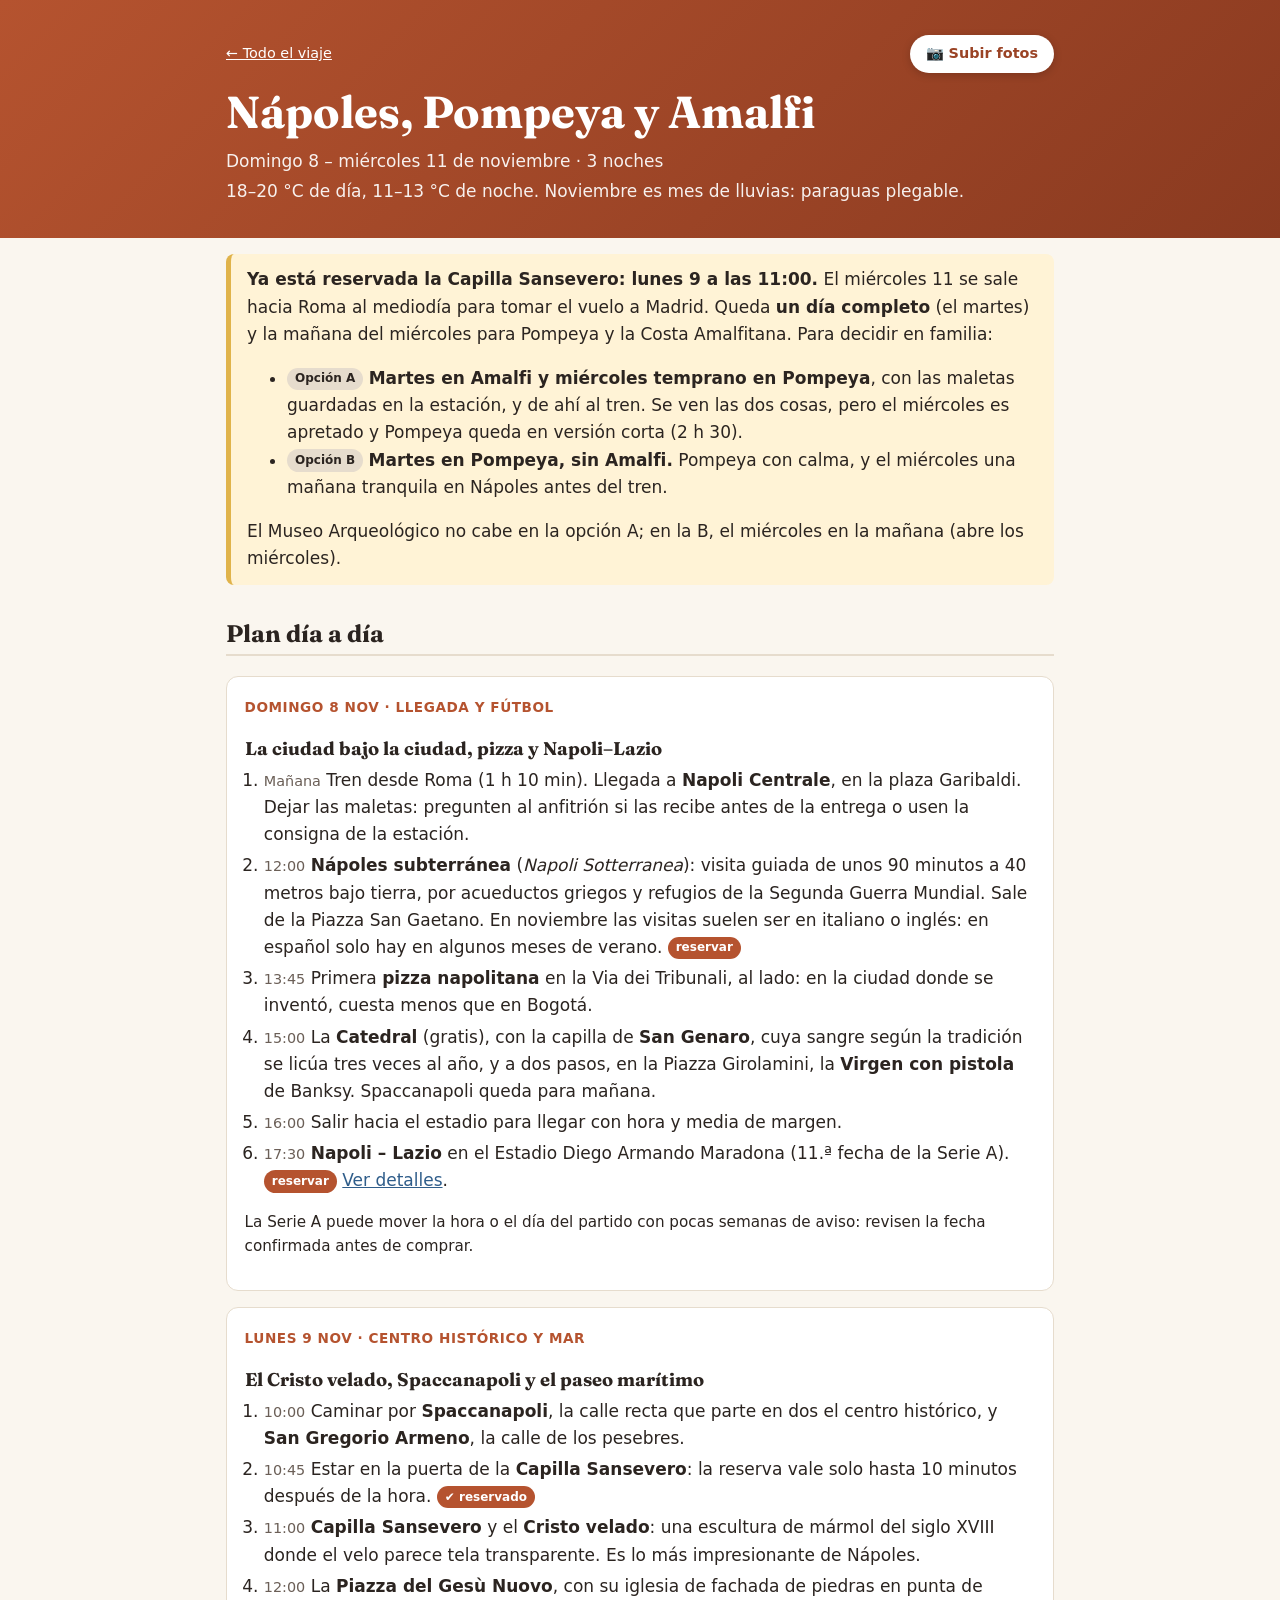
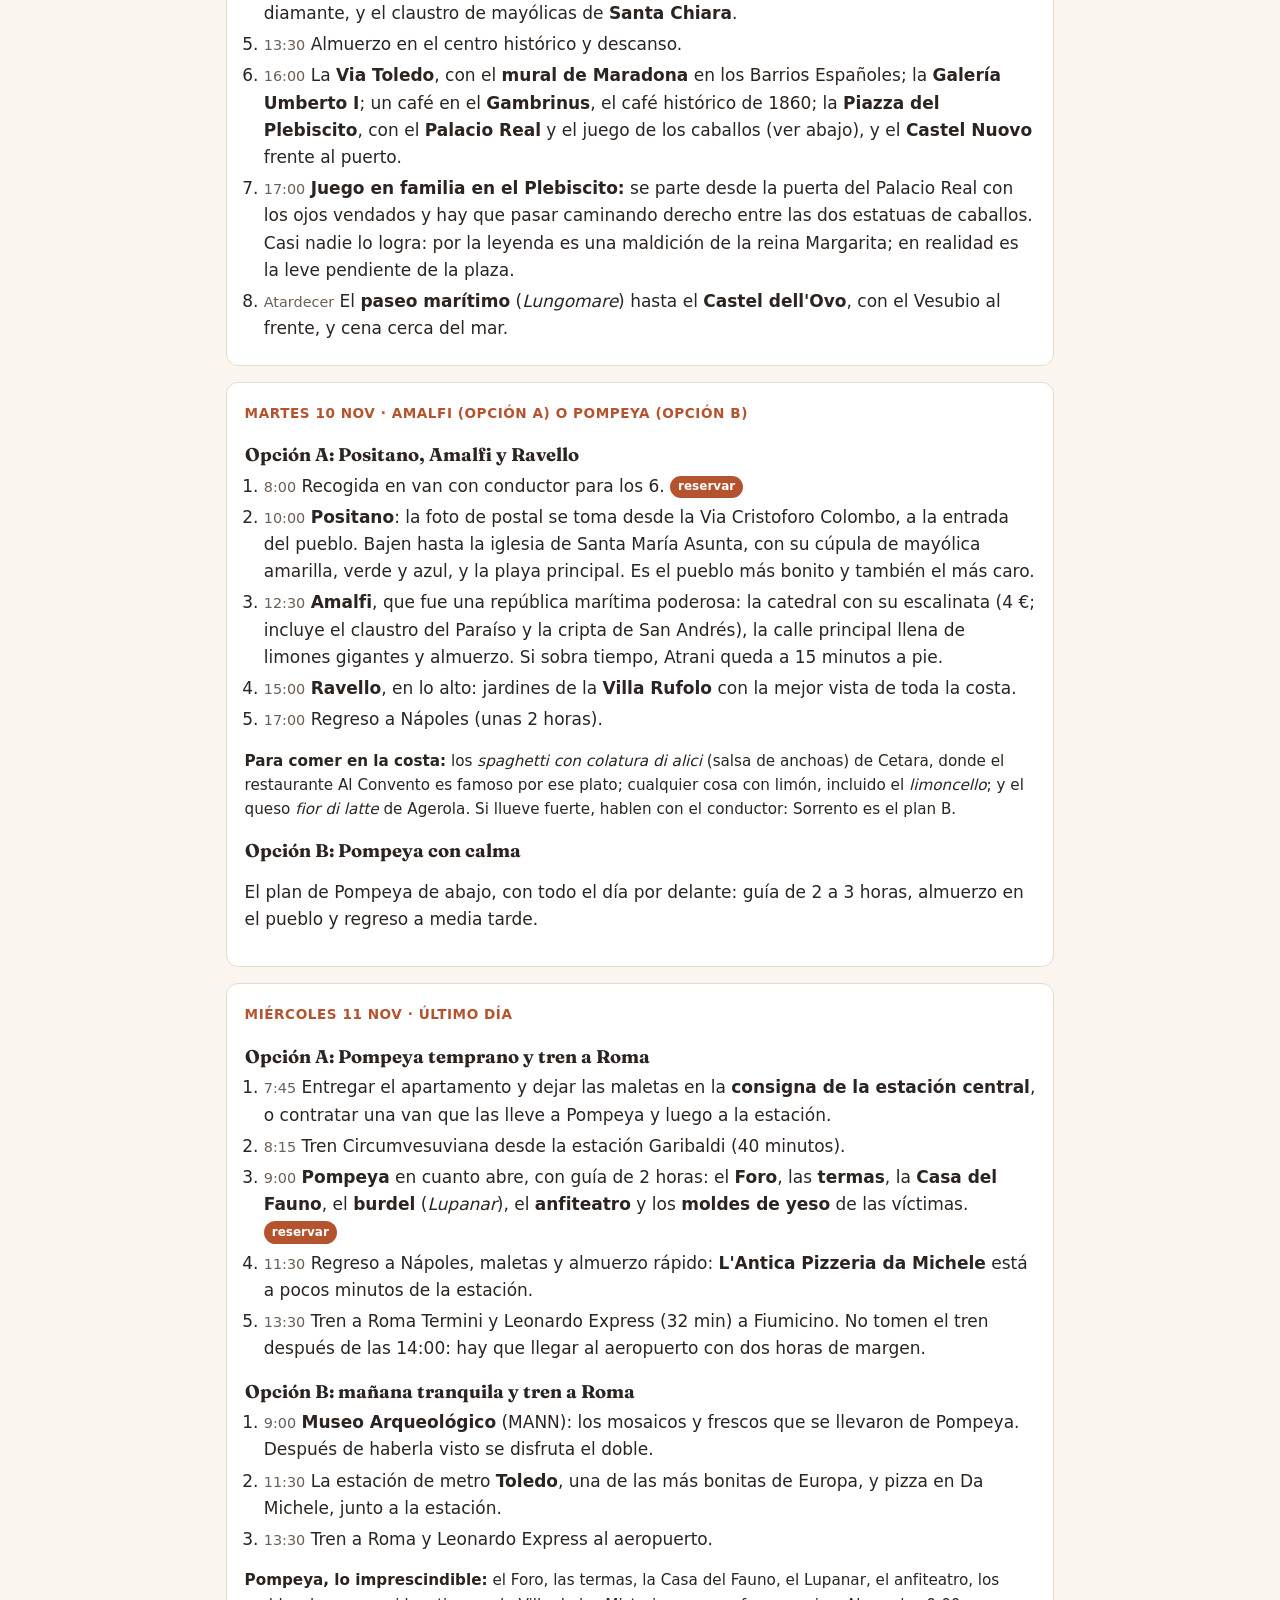
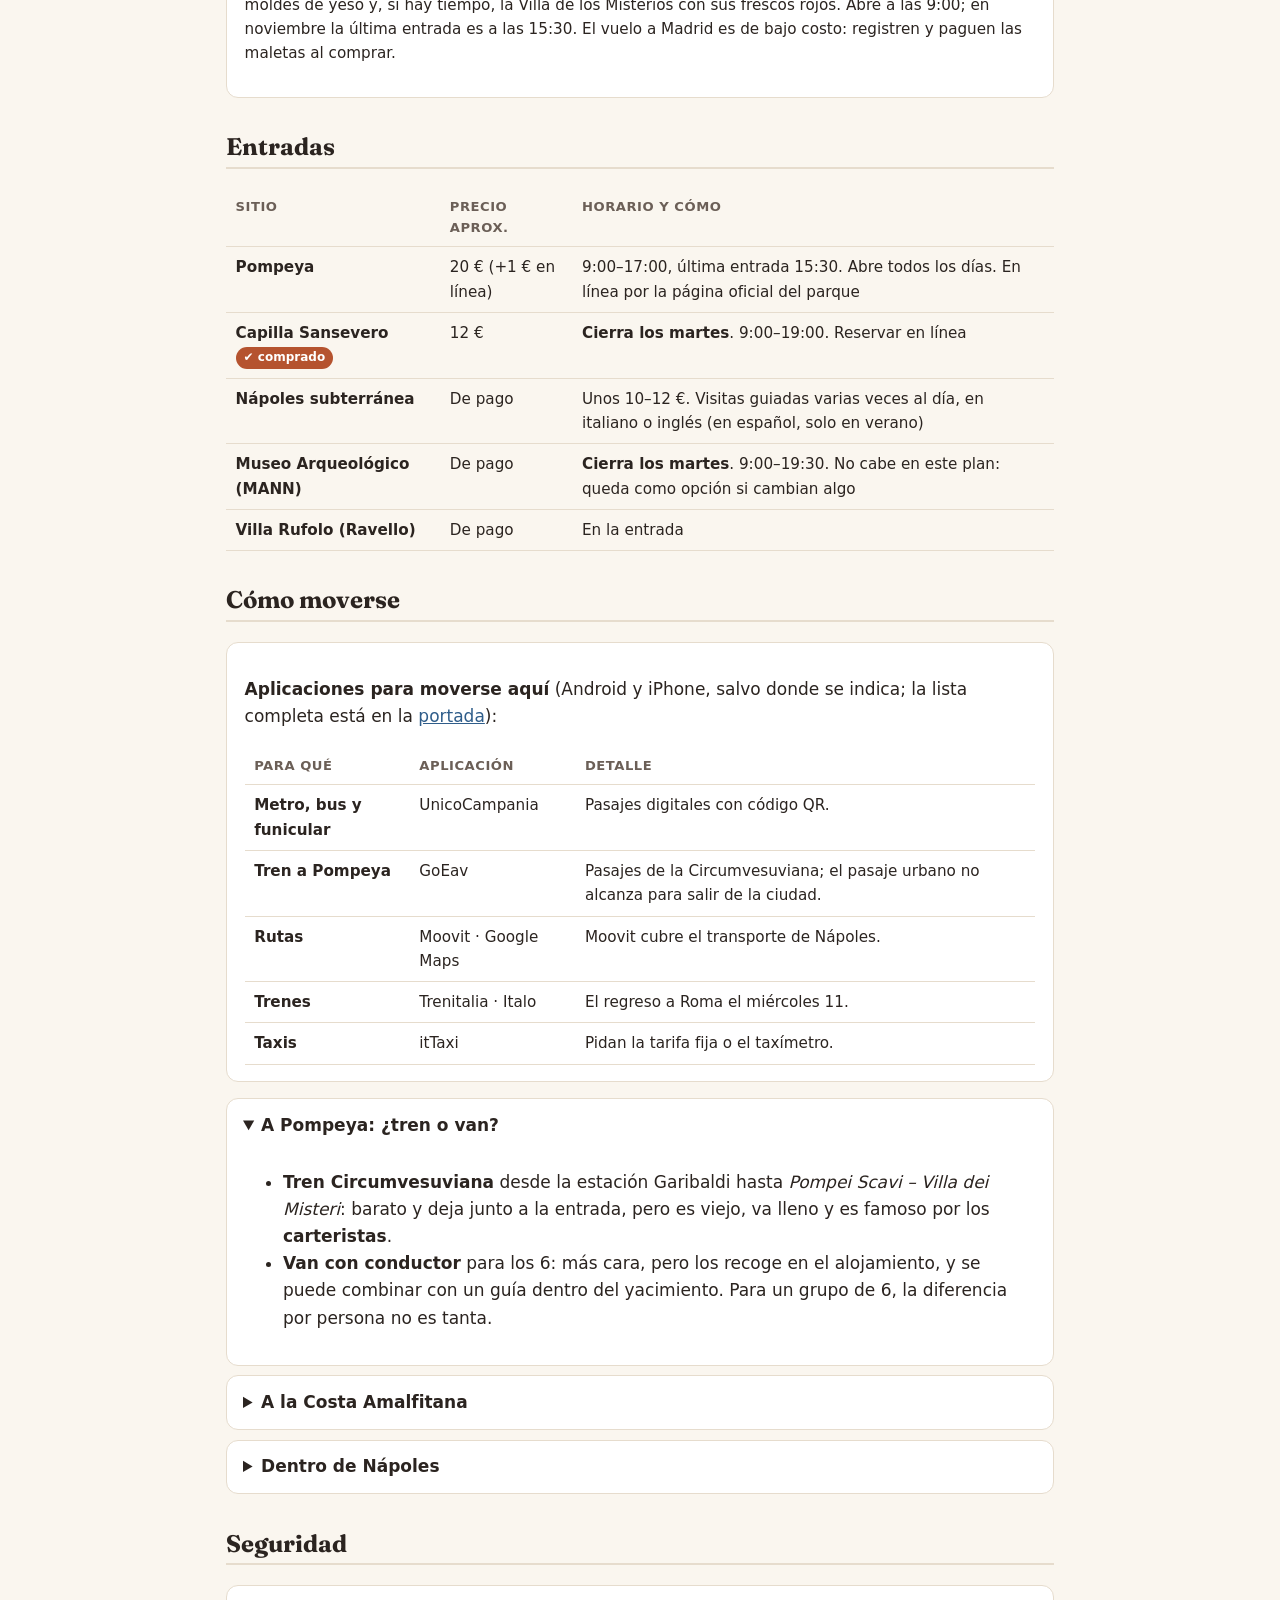
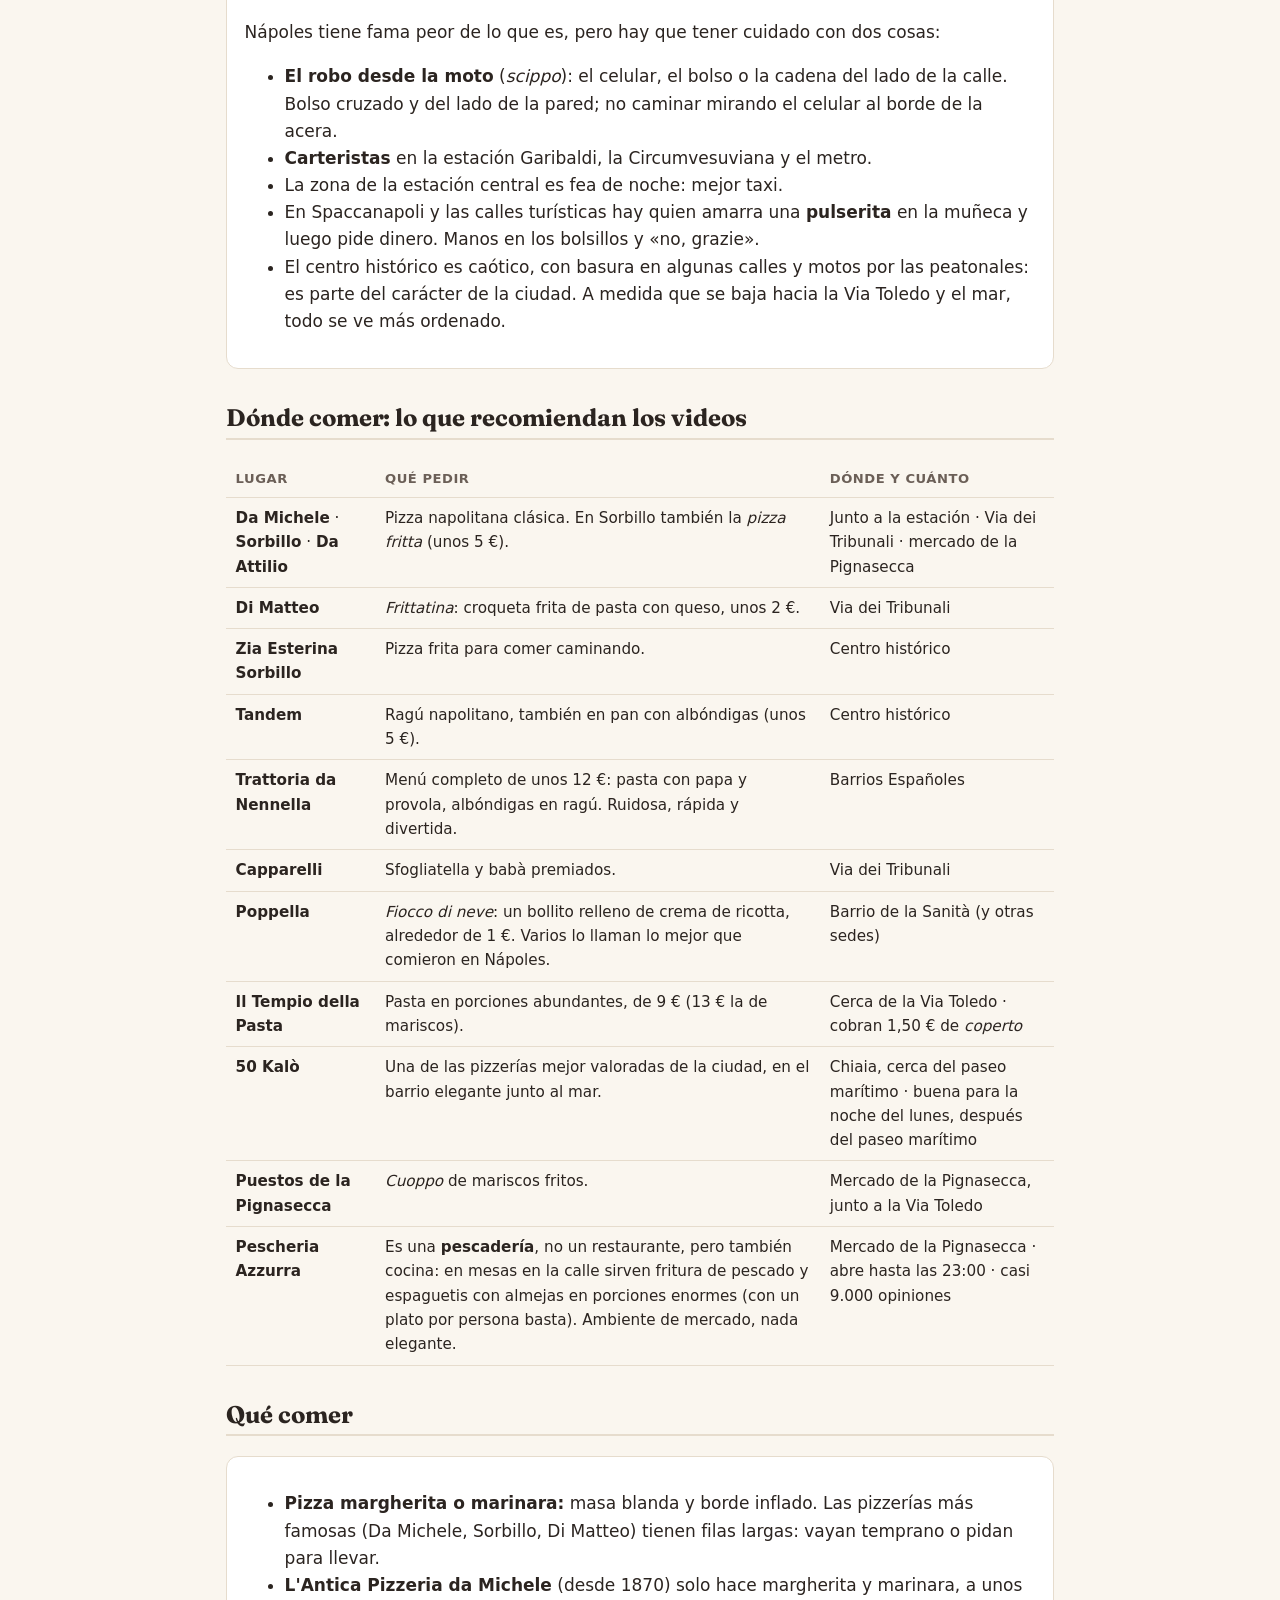
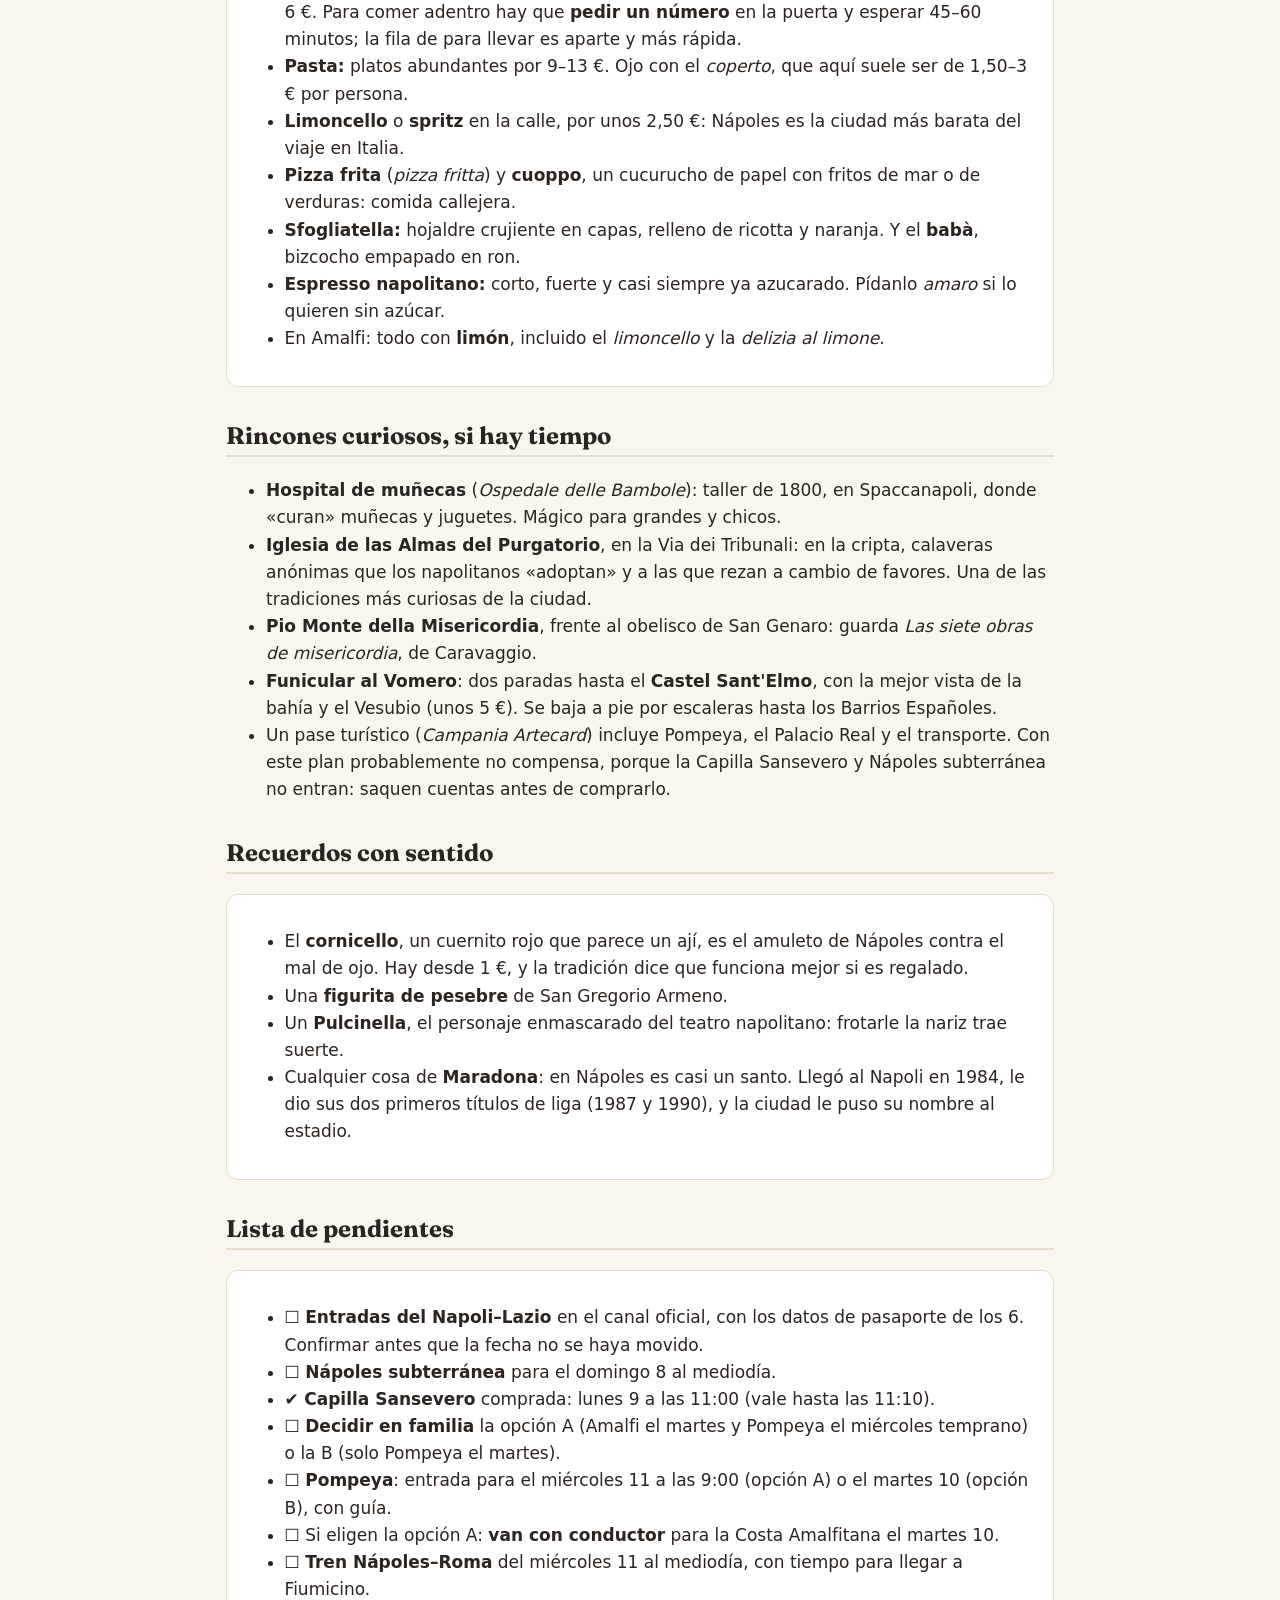
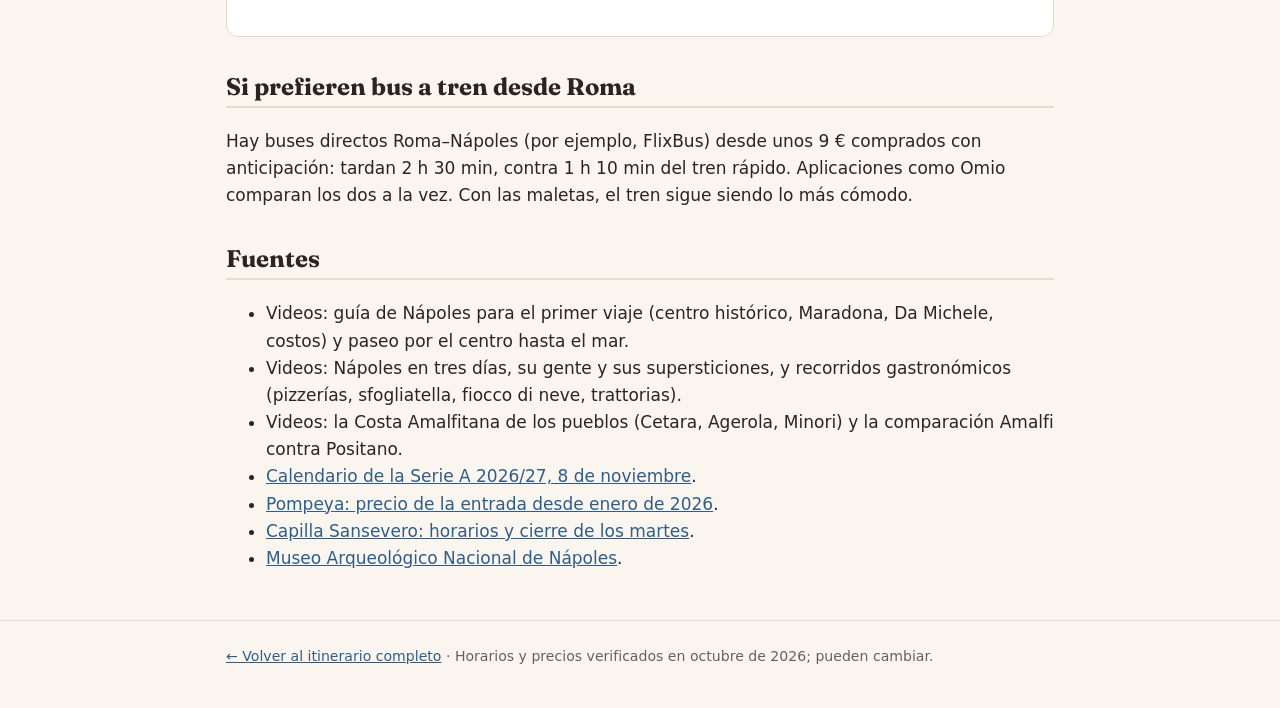
<file: napoles.html>
<!doctype html>
<html lang="es">
<head>
<meta charset="utf-8">
<meta name="viewport" content="width=device-width, initial-scale=1">
<title>Nápoles, Pompeya y Amalfi</title>
<meta name="description" content="Plan día a día, entradas y consejos para Nápoles, Pompeya y la Costa Amalfitana, 8–11 de noviembre de 2026.">
<link rel="preconnect" href="https://fonts.googleapis.com">
<link href="https://fonts.googleapis.com/css2?family=Fraunces:wght@600;700&display=swap" rel="stylesheet">
<link rel="stylesheet" href="estilo.css?v=2">
</head>
<body>
<header class="portada">
  <div>
    <div class="barra">
      <nav class="migas"><a href="index.html">← Todo el viaje</a></nav>
      <a class="boton-fotos" href="https://forms.gle/GzRavsi9V3fUDGUA8" target="_blank" rel="noopener">📷 Subir fotos</a>
    </div>
    <h1>Nápoles, Pompeya y Amalfi</h1>
    <p>Domingo 8 – miércoles 11 de noviembre · 3 noches</p>
    <p>18–20 °C de día, 11–13 °C de noche. Noviembre es mes de lluvias: paraguas plegable.</p>
  </div>
</header>

<main>
  <div class="aviso">
    <strong>Ya está reservada la Capilla Sansevero: lunes 9 a las 11:00.</strong> El miércoles 11 se sale hacia Roma al mediodía para tomar el vuelo a Madrid.
    Queda <strong>un día completo</strong> (el martes) y la mañana del miércoles para Pompeya y la Costa Amalfitana. Para decidir en familia:
    <ul>
      <li><span class="etiqueta">Opción A</span> <strong>Martes en Amalfi y miércoles temprano en Pompeya</strong>, con las maletas guardadas en la estación, y de ahí al tren. Se ven las dos cosas, pero el miércoles es apretado y Pompeya queda en versión corta (2 h 30).</li>
      <li><span class="etiqueta">Opción B</span> <strong>Martes en Pompeya, sin Amalfi.</strong> Pompeya con calma, y el miércoles una mañana tranquila en Nápoles antes del tren.</li>
    </ul>
    El Museo Arqueológico no cabe en la opción A; en la B, el miércoles en la mañana (abre los miércoles).
  </div>

  <h2>Plan día a día</h2>

  <div class="tarjeta dia">
    <span class="fecha">Domingo 8 nov · llegada y fútbol</span>
    <h3>La ciudad bajo la ciudad, pizza y Napoli–Lazio</h3>
    <ol>
      <li><span class="hora">Mañana</span> Tren desde Roma (1 h 10 min). Llegada a <strong>Napoli Centrale</strong>, en la plaza Garibaldi. Dejar las maletas: pregunten al anfitrión si las recibe antes de la entrega o usen la consigna de la estación.</li>
      <li><span class="hora">12:00</span> <strong>Nápoles subterránea</strong> (<em>Napoli Sotterranea</em>): visita guiada de unos 90 minutos a 40 metros bajo tierra, por acueductos griegos y refugios de la Segunda Guerra Mundial. Sale de la Piazza San Gaetano. En noviembre las visitas suelen ser en italiano o inglés: en español solo hay en algunos meses de verano. <span class="etiqueta reservar">reservar</span></li>
      <li><span class="hora">13:45</span> Primera <strong>pizza napolitana</strong> en la Via dei Tribunali, al lado: en la ciudad donde se inventó, cuesta menos que en Bogotá.</li>
      <li><span class="hora">15:00</span> La <strong>Catedral</strong> (gratis), con la capilla de <strong>San Genaro</strong>, cuya sangre según la tradición se licúa tres veces al año, y a dos pasos, en la Piazza Girolamini, la <strong>Virgen con pistola</strong> de Banksy. Spaccanapoli queda para mañana.</li>
      <li><span class="hora">16:00</span> Salir hacia el estadio para llegar con hora y media de margen.</li>
      <li><span class="hora">17:30</span> <strong>Napoli – Lazio</strong> en el Estadio Diego Armando Maradona (11.ª fecha de la Serie A). <span class="etiqueta reservar">reservar</span> <a href="#futbol">Ver detalles</a>.</li>
    </ol>
    <p class="frase">La Serie A puede mover la hora o el día del partido con pocas semanas de aviso: revisen la fecha confirmada antes de comprar.</p>
  </div>

  <div class="tarjeta dia">
    <span class="fecha">Lunes 9 nov · centro histórico y mar</span>
    <h3>El Cristo velado, Spaccanapoli y el paseo marítimo</h3>
    <ol>
      <li><span class="hora">10:00</span> Caminar por <strong>Spaccanapoli</strong>, la calle recta que parte en dos el centro histórico, y <strong>San Gregorio Armeno</strong>, la calle de los pesebres.</li>
      <li><span class="hora">10:45</span> Estar en la puerta de la <strong>Capilla Sansevero</strong>: la reserva vale solo hasta 10 minutos después de la hora. <span class="etiqueta reservar">✔ reservado</span></li>
      <li><span class="hora">11:00</span> <strong>Capilla Sansevero</strong> y el <strong>Cristo velado</strong>: una escultura de mármol del siglo XVIII donde el velo parece tela transparente. Es lo más impresionante de Nápoles.</li>
      <li><span class="hora">12:00</span> La <strong>Piazza del Gesù Nuovo</strong>, con su iglesia de fachada de piedras en punta de diamante, y el claustro de mayólicas de <strong>Santa Chiara</strong>.</li>
      <li><span class="hora">13:30</span> Almuerzo en el centro histórico y descanso.</li>
      <li><span class="hora">16:00</span> La <strong>Via Toledo</strong>, con el <strong>mural de Maradona</strong> en los Barrios Españoles; la <strong>Galería Umberto I</strong>; un café en el <strong>Gambrinus</strong>, el café histórico de 1860; la <strong>Piazza del Plebiscito</strong>, con el <strong>Palacio Real</strong> y el juego de los caballos (ver abajo), y el <strong>Castel Nuovo</strong> frente al puerto.</li>
      <li><span class="hora">17:00</span> <strong>Juego en familia en el Plebiscito:</strong> se parte desde la puerta del Palacio Real con los ojos vendados y hay que pasar caminando derecho entre las dos estatuas de caballos. Casi nadie lo logra: por la leyenda es una maldición de la reina Margarita; en realidad es la leve pendiente de la plaza.</li>
      <li><span class="hora">Atardecer</span> El <strong>paseo marítimo</strong> (<em>Lungomare</em>) hasta el <strong>Castel dell'Ovo</strong>, con el Vesubio al frente, y cena cerca del mar.</li>
    </ol>
  </div>

  <div class="tarjeta dia">
    <span class="fecha">Martes 10 nov · Amalfi (opción A) o Pompeya (opción B)</span>
    <h3>Opción A: Positano, Amalfi y Ravello</h3>
    <ol>
      <li><span class="hora">8:00</span> Recogida en van con conductor para los 6. <span class="etiqueta reservar">reservar</span></li>
      <li><span class="hora">10:00</span> <strong>Positano</strong>: la foto de postal se toma desde la Via Cristoforo Colombo, a la entrada del pueblo. Bajen hasta la iglesia de Santa María Asunta, con su cúpula de mayólica amarilla, verde y azul, y la playa principal. Es el pueblo más bonito y también el más caro.</li>
      <li><span class="hora">12:30</span> <strong>Amalfi</strong>, que fue una república marítima poderosa: la catedral con su escalinata (4 €; incluye el claustro del Paraíso y la cripta de San Andrés), la calle principal llena de limones gigantes y almuerzo. Si sobra tiempo, Atrani queda a 15 minutos a pie.</li>
      <li><span class="hora">15:00</span> <strong>Ravello</strong>, en lo alto: jardines de la <strong>Villa Rufolo</strong> con la mejor vista de toda la costa.</li>
      <li><span class="hora">17:00</span> Regreso a Nápoles (unas 2 horas).</li>
    </ol>
    <p class="frase"><strong>Para comer en la costa:</strong> los <em>spaghetti con colatura di alici</em> (salsa de anchoas) de Cetara, donde el restaurante Al Convento es famoso por ese plato; cualquier cosa con limón, incluido el <em>limoncello</em>; y el queso <em>fior di latte</em> de Agerola. Si llueve fuerte, hablen con el conductor: Sorrento es el plan B.</p>
    <h3>Opción B: Pompeya con calma</h3>
    <p>El plan de Pompeya de abajo, con todo el día por delante: guía de 2 a 3 horas, almuerzo en el pueblo y regreso a media tarde.</p>
  </div>

  <div class="tarjeta dia">
    <span class="fecha">Miércoles 11 nov · último día</span>
    <h3>Opción A: Pompeya temprano y tren a Roma</h3>
    <ol>
      <li><span class="hora">7:45</span> Entregar el apartamento y dejar las maletas en la <strong>consigna de la estación central</strong>, o contratar una van que las lleve a Pompeya y luego a la estación.</li>
      <li><span class="hora">8:15</span> Tren Circumvesuviana desde la estación Garibaldi (40 minutos).</li>
      <li><span class="hora">9:00</span> <strong>Pompeya</strong> en cuanto abre, con guía de 2 horas: el <strong>Foro</strong>, las <strong>termas</strong>, la <strong>Casa del Fauno</strong>, el <strong>burdel</strong> (<em>Lupanar</em>), el <strong>anfiteatro</strong> y los <strong>moldes de yeso</strong> de las víctimas. <span class="etiqueta reservar">reservar</span></li>
      <li><span class="hora">11:30</span> Regreso a Nápoles, maletas y almuerzo rápido: <strong>L'Antica Pizzeria da Michele</strong> está a pocos minutos de la estación.</li>
      <li><span class="hora">13:30</span> Tren a Roma Termini y Leonardo Express (32 min) a Fiumicino. No tomen el tren después de las 14:00: hay que llegar al aeropuerto con dos horas de margen.</li>
    </ol>
    <h3>Opción B: mañana tranquila y tren a Roma</h3>
    <ol>
      <li><span class="hora">9:00</span> <strong>Museo Arqueológico</strong> (MANN): los mosaicos y frescos que se llevaron de Pompeya. Después de haberla visto se disfruta el doble.</li>
      <li><span class="hora">11:30</span> La estación de metro <strong>Toledo</strong>, una de las más bonitas de Europa, y pizza en Da Michele, junto a la estación.</li>
      <li><span class="hora">13:30</span> Tren a Roma y Leonardo Express al aeropuerto.</li>
    </ol>
    <p class="frase"><strong>Pompeya, lo imprescindible:</strong> el Foro, las termas, la Casa del Fauno, el Lupanar, el anfiteatro, los moldes de yeso y, si hay tiempo, la Villa de los Misterios con sus frescos rojos. Abre a las 9:00; en noviembre la última entrada es a las 15:30. El vuelo a Madrid es de bajo costo: registren y paguen las maletas al comprar.</p>
  </div>

  <h2>Entradas</h2>
  <div class="tabla">
  <table>
    <thead><tr><th>Sitio</th><th>Precio aprox.</th><th>Horario y cómo</th></tr></thead>
    <tbody>
      <tr><td><strong>Pompeya</strong></td><td>20 € (+1 € en línea)</td><td>9:00–17:00, última entrada 15:30. Abre todos los días. En línea por la página oficial del parque</td></tr>
      <tr><td><strong>Capilla Sansevero</strong> <span class="etiqueta reservar">✔ comprado</span></td><td>12 €</td><td><strong>Cierra los martes</strong>. 9:00–19:00. Reservar en línea</td></tr>
      <tr><td><strong>Nápoles subterránea</strong></td><td>De pago</td><td>Unos 10–12 €. Visitas guiadas varias veces al día, en italiano o inglés (en español, solo en verano)</td></tr>
      <tr><td><strong>Museo Arqueológico (MANN)</strong></td><td>De pago</td><td><strong>Cierra los martes</strong>. 9:00–19:30. No cabe en este plan: queda como opción si cambian algo</td></tr>
      <tr><td><strong>Villa Rufolo (Ravello)</strong></td><td>De pago</td><td>En la entrada</td></tr>
    </tbody>
  </table>
  </div>

  <h2 id="llegar">Cómo moverse</h2>
  <div class="tarjeta">
    <p><strong>Aplicaciones para moverse aquí</strong> (Android y iPhone, salvo donde se indica; la lista completa está en la <a href="index.html#celular">portada</a>):</p>
    <div class="tabla">
      <table>
        <thead><tr><th>Para qué</th><th>Aplicación</th><th>Detalle</th></tr></thead>
        <tbody>
          <tr><td><strong>Metro, bus y funicular</strong></td><td>UnicoCampania</td><td>Pasajes digitales con código QR.</td></tr>
          <tr><td><strong>Tren a Pompeya</strong></td><td>GoEav</td><td>Pasajes de la Circumvesuviana; el pasaje urbano no alcanza para salir de la ciudad.</td></tr>
          <tr><td><strong>Rutas</strong></td><td>Moovit · Google Maps</td><td>Moovit cubre el transporte de Nápoles.</td></tr>
          <tr><td><strong>Trenes</strong></td><td>Trenitalia · Italo</td><td>El regreso a Roma el miércoles 11.</td></tr>
          <tr><td><strong>Taxis</strong></td><td>itTaxi</td><td>Pidan la tarifa fija o el taxímetro.</td></tr>
        </tbody>
      </table>
    </div>
  </div>
  <details open>
    <summary>A Pompeya: ¿tren o van?</summary>
    <div>
      <ul>
        <li><strong>Tren Circumvesuviana</strong> desde la estación Garibaldi hasta <em>Pompei Scavi – Villa dei Misteri</em>: barato y deja junto a la entrada, pero es viejo, va lleno y es famoso por los <strong>carteristas</strong>.</li>
        <li><strong>Van con conductor</strong> para los 6: más cara, pero los recoge en el alojamiento, y se puede combinar con un guía dentro del yacimiento. Para un grupo de 6, la diferencia por persona no es tanta.</li>
      </ul>
    </div>
  </details>
  <details>
    <summary>A la Costa Amalfitana</summary>
    <div>
      <p>En noviembre los ferris funcionan muy poco o nada, y en bus público son 2 horas por trayecto con transbordos. Para un día con 6 personas, lo razonable es <strong>van con conductor</strong>, que además para en los miradores.</p>
      <p>La carretera tiene cientos de curvas: quien se maree, que tome algo antes de salir y vaya adelante.</p>
    </div>
  </details>
  <details>
    <summary>Dentro de Nápoles</summary>
    <div>
      <ul>
        <li>El centro histórico se recorre a pie. Para distancias largas: metro o taxi.</li>
        <li><strong>Taxis:</strong> pidan la <strong>tarifa fija</strong> (<em>tariffa predeterminata</em>) para trayectos como estación–alojamiento, o que pongan el taxímetro. Acuerden antes de arrancar.</li>
      </ul>
    </div>
  </details>

  <h2>Seguridad</h2>
  <div class="tarjeta">
    <p>Nápoles tiene fama peor de lo que es, pero hay que tener cuidado con dos cosas:</p>
    <ul>
      <li><strong>El robo desde la moto</strong> (<em>scippo</em>): el celular, el bolso o la cadena del lado de la calle. Bolso cruzado y del lado de la pared; no caminar mirando el celular al borde de la acera.</li>
      <li><strong>Carteristas</strong> en la estación Garibaldi, la Circumvesuviana y el metro.</li>
      <li>La zona de la estación central es fea de noche: mejor taxi.</li>
      <li>En Spaccanapoli y las calles turísticas hay quien amarra una <strong>pulserita</strong> en la muñeca y luego pide dinero. Manos en los bolsillos y «no, grazie».</li>
      <li>El centro histórico es caótico, con basura en algunas calles y motos por las peatonales: es parte del carácter de la ciudad. A medida que se baja hacia la Via Toledo y el mar, todo se ve más ordenado.</li>
    </ul>
  </div>

  <h2>Dónde comer: lo que recomiendan los videos</h2>
  <div class="tabla">
  <table>
    <thead><tr><th>Lugar</th><th>Qué pedir</th><th>Dónde y cuánto</th></tr></thead>
    <tbody>
      <tr><td><strong>Da Michele</strong> · <strong>Sorbillo</strong> · <strong>Da Attilio</strong></td><td>Pizza napolitana clásica. En Sorbillo también la <em>pizza fritta</em> (unos 5 €).</td><td>Junto a la estación · Via dei Tribunali · mercado de la Pignasecca</td></tr>
      <tr><td><strong>Di Matteo</strong></td><td><em>Frittatina</em>: croqueta frita de pasta con queso, unos 2 €.</td><td>Via dei Tribunali</td></tr>
      <tr><td><strong>Zia Esterina Sorbillo</strong></td><td>Pizza frita para comer caminando.</td><td>Centro histórico</td></tr>
      <tr><td><strong>Tandem</strong></td><td>Ragú napolitano, también en pan con albóndigas (unos 5 €).</td><td>Centro histórico</td></tr>
      <tr><td><strong>Trattoria da Nennella</strong></td><td>Menú completo de unos 12 €: pasta con papa y provola, albóndigas en ragú. Ruidosa, rápida y divertida.</td><td>Barrios Españoles</td></tr>
      <tr><td><strong>Capparelli</strong></td><td>Sfogliatella y babà premiados.</td><td>Via dei Tribunali</td></tr>
      <tr><td><strong>Poppella</strong></td><td><em>Fiocco di neve</em>: un bollito relleno de crema de ricotta, alrededor de 1 €. Varios lo llaman lo mejor que comieron en Nápoles.</td><td>Barrio de la Sanità (y otras sedes)</td></tr>
      <tr><td><strong>Il Tempio della Pasta</strong></td><td>Pasta en porciones abundantes, de 9 € (13 € la de mariscos).</td><td>Cerca de la Via Toledo · cobran 1,50 € de <em>coperto</em></td></tr>
      <tr><td><strong>50 Kalò</strong></td><td>Una de las pizzerías mejor valoradas de la ciudad, en el barrio elegante junto al mar.</td><td>Chiaia, cerca del paseo marítimo · buena para la noche del lunes, después del paseo marítimo</td></tr>
      <tr><td><strong>Puestos de la Pignasecca</strong></td><td><em>Cuoppo</em> de mariscos fritos.</td><td>Mercado de la Pignasecca, junto a la Via Toledo</td></tr>
      <tr><td><strong>Pescheria Azzurra</strong></td><td>Es una <strong>pescadería</strong>, no un restaurante, pero también cocina: en mesas en la calle sirven fritura de pescado y espaguetis con almejas en porciones enormes (con un plato por persona basta). Ambiente de mercado, nada elegante.</td><td>Mercado de la Pignasecca · abre hasta las 23:00 · casi 9.000 opiniones</td></tr>
    </tbody>
  </table>
  </div>

  <h2>Qué comer</h2>
  <div class="tarjeta">
    <ul>
      <li><strong>Pizza margherita o marinara:</strong> masa blanda y borde inflado. Las pizzerías más famosas (Da Michele, Sorbillo, Di Matteo) tienen filas largas: vayan temprano o pidan para llevar.</li>
      <li><strong>L'Antica Pizzeria da Michele</strong> (desde 1870) solo hace margherita y marinara, a unos 6 €. Para comer adentro hay que <strong>pedir un número</strong> en la puerta y esperar 45–60 minutos; la fila de para llevar es aparte y más rápida.</li>
      <li><strong>Pasta:</strong> platos abundantes por 9–13 €. Ojo con el <em>coperto</em>, que aquí suele ser de 1,50–3 € por persona.</li>
      <li><strong>Limoncello</strong> o <strong>spritz</strong> en la calle, por unos 2,50 €: Nápoles es la ciudad más barata del viaje en Italia.</li>
      <li><strong>Pizza frita</strong> (<em>pizza fritta</em>) y <strong>cuoppo</strong>, un cucurucho de papel con fritos de mar o de verduras: comida callejera.</li>
      <li><strong>Sfogliatella:</strong> hojaldre crujiente en capas, relleno de ricotta y naranja. Y el <strong>babà</strong>, bizcocho empapado en ron.</li>
      <li><strong>Espresso napolitano:</strong> corto, fuerte y casi siempre ya azucarado. Pídanlo <em>amaro</em> si lo quieren sin azúcar.</li>
      <li>En Amalfi: todo con <strong>limón</strong>, incluido el <em>limoncello</em> y la <em>delizia al limone</em>.</li>
    </ul>
  </div>

  <h2>Rincones curiosos, si hay tiempo</h2>
  <ul>
    <li><strong>Hospital de muñecas</strong> (<em>Ospedale delle Bambole</em>): taller de 1800, en Spaccanapoli, donde «curan» muñecas y juguetes. Mágico para grandes y chicos.</li>
    <li><strong>Iglesia de las Almas del Purgatorio</strong>, en la Via dei Tribunali: en la cripta, calaveras anónimas que los napolitanos «adoptan» y a las que rezan a cambio de favores. Una de las tradiciones más curiosas de la ciudad.</li>
    <li><strong>Pio Monte della Misericordia</strong>, frente al obelisco de San Genaro: guarda <em>Las siete obras de misericordia</em>, de Caravaggio.</li>
    <li><strong>Funicular al Vomero</strong>: dos paradas hasta el <strong>Castel Sant'Elmo</strong>, con la mejor vista de la bahía y el Vesubio (unos 5 €). Se baja a pie por escaleras hasta los Barrios Españoles.</li>
    <li>Un pase turístico (<em>Campania Artecard</em>) incluye Pompeya, el Palacio Real y el transporte. Con este plan probablemente no compensa, porque la Capilla Sansevero y Nápoles subterránea no entran: saquen cuentas antes de comprarlo.</li>
  </ul>

  <h2>Recuerdos con sentido</h2>
  <div class="tarjeta">
    <ul>
      <li>El <strong>cornicello</strong>, un cuernito rojo que parece un ají, es el amuleto de Nápoles contra el mal de ojo. Hay desde 1 €, y la tradición dice que funciona mejor si es regalado.</li>
      <li>Una <strong>figurita de pesebre</strong> de San Gregorio Armeno.</li>
      <li>Un <strong>Pulcinella</strong>, el personaje enmascarado del teatro napolitano: frotarle la nariz trae suerte.</li>
      <li>Cualquier cosa de <strong>Maradona</strong>: en Nápoles es casi un santo. Llegó al Napoli en 1984, le dio sus dos primeros títulos de liga (1987 y 1990), y la ciudad le puso su nombre al estadio.</li>
    </ul>
  </div>

  <h2>Lista de pendientes</h2>
  <div class="tarjeta">
    <ul>
      <li>☐ <strong>Entradas del Napoli–Lazio</strong> en el canal oficial, con los datos de pasaporte de los 6. Confirmar antes que la fecha no se haya movido.</li>
      <li>☐ <strong>Nápoles subterránea</strong> para el domingo 8 al mediodía.</li>
      <li>✔ <strong>Capilla Sansevero</strong> comprada: lunes 9 a las 11:00 (vale hasta las 11:10).</li>
      <li>☐ <strong>Decidir en familia</strong> la opción A (Amalfi el martes y Pompeya el miércoles temprano) o la B (solo Pompeya el martes).</li>
      <li>☐ <strong>Pompeya</strong>: entrada para el miércoles 11 a las 9:00 (opción A) o el martes 10 (opción B), con guía.</li>
      <li>☐ Si eligen la opción A: <strong>van con conductor</strong> para la Costa Amalfitana el martes 10.</li>
      <li>☐ <strong>Tren Nápoles–Roma</strong> del miércoles 11 al mediodía, con tiempo para llegar a Fiumicino.</li>
    </ul>
  </div>

  <h2>Si prefieren bus a tren desde Roma</h2>
  <p>Hay buses directos Roma–Nápoles (por ejemplo, FlixBus) desde unos 9 € comprados con anticipación: tardan 2 h 30 min, contra 1 h 10 min del tren rápido. Aplicaciones como Omio comparan los dos a la vez. Con las maletas, el tren sigue siendo lo más cómodo.</p>

  <h2>Fuentes</h2>
  <ul>
    <li>Videos: guía de Nápoles para el primer viaje (centro histórico, Maradona, Da Michele, costos) y paseo por el centro hasta el mar.</li>
    <li>Videos: Nápoles en tres días, su gente y sus supersticiones, y recorridos gastronómicos (pizzerías, sfogliatella, fiocco di neve, trattorias).</li>
    <li>Videos: la Costa Amalfitana de los pueblos (Cetara, Agerola, Minori) y la comparación Amalfi contra Positano.</li>
    <li><a href="https://www.sport-flash.com/sports/football/us/calendar/2026-11-08/serie-a-2026-2027">Calendario de la Serie A 2026/27, 8 de noviembre</a>.</li>
    <li><a href="https://www.qualitytravel.it/?p=180683">Pompeya: precio de la entrada desde enero de 2026</a>.</li>
    <li><a href="https://www.napolike.it/cappella-sansevero-cristo-velato-guida">Capilla Sansevero: horarios y cierre de los martes</a>.</li>
    <li><a href="https://www.scabec.it/en/luoghi/museo-archeologico-nazionale-di-napoli">Museo Arqueológico Nacional de Nápoles</a>.</li>
  </ul>
</main>

<footer>
  <div>
    <a href="index.html">← Volver al itinerario completo</a> · Horarios y precios verificados en octubre de 2026; pueden cambiar.
  </div>
</footer>
</body>
</html>
</file>
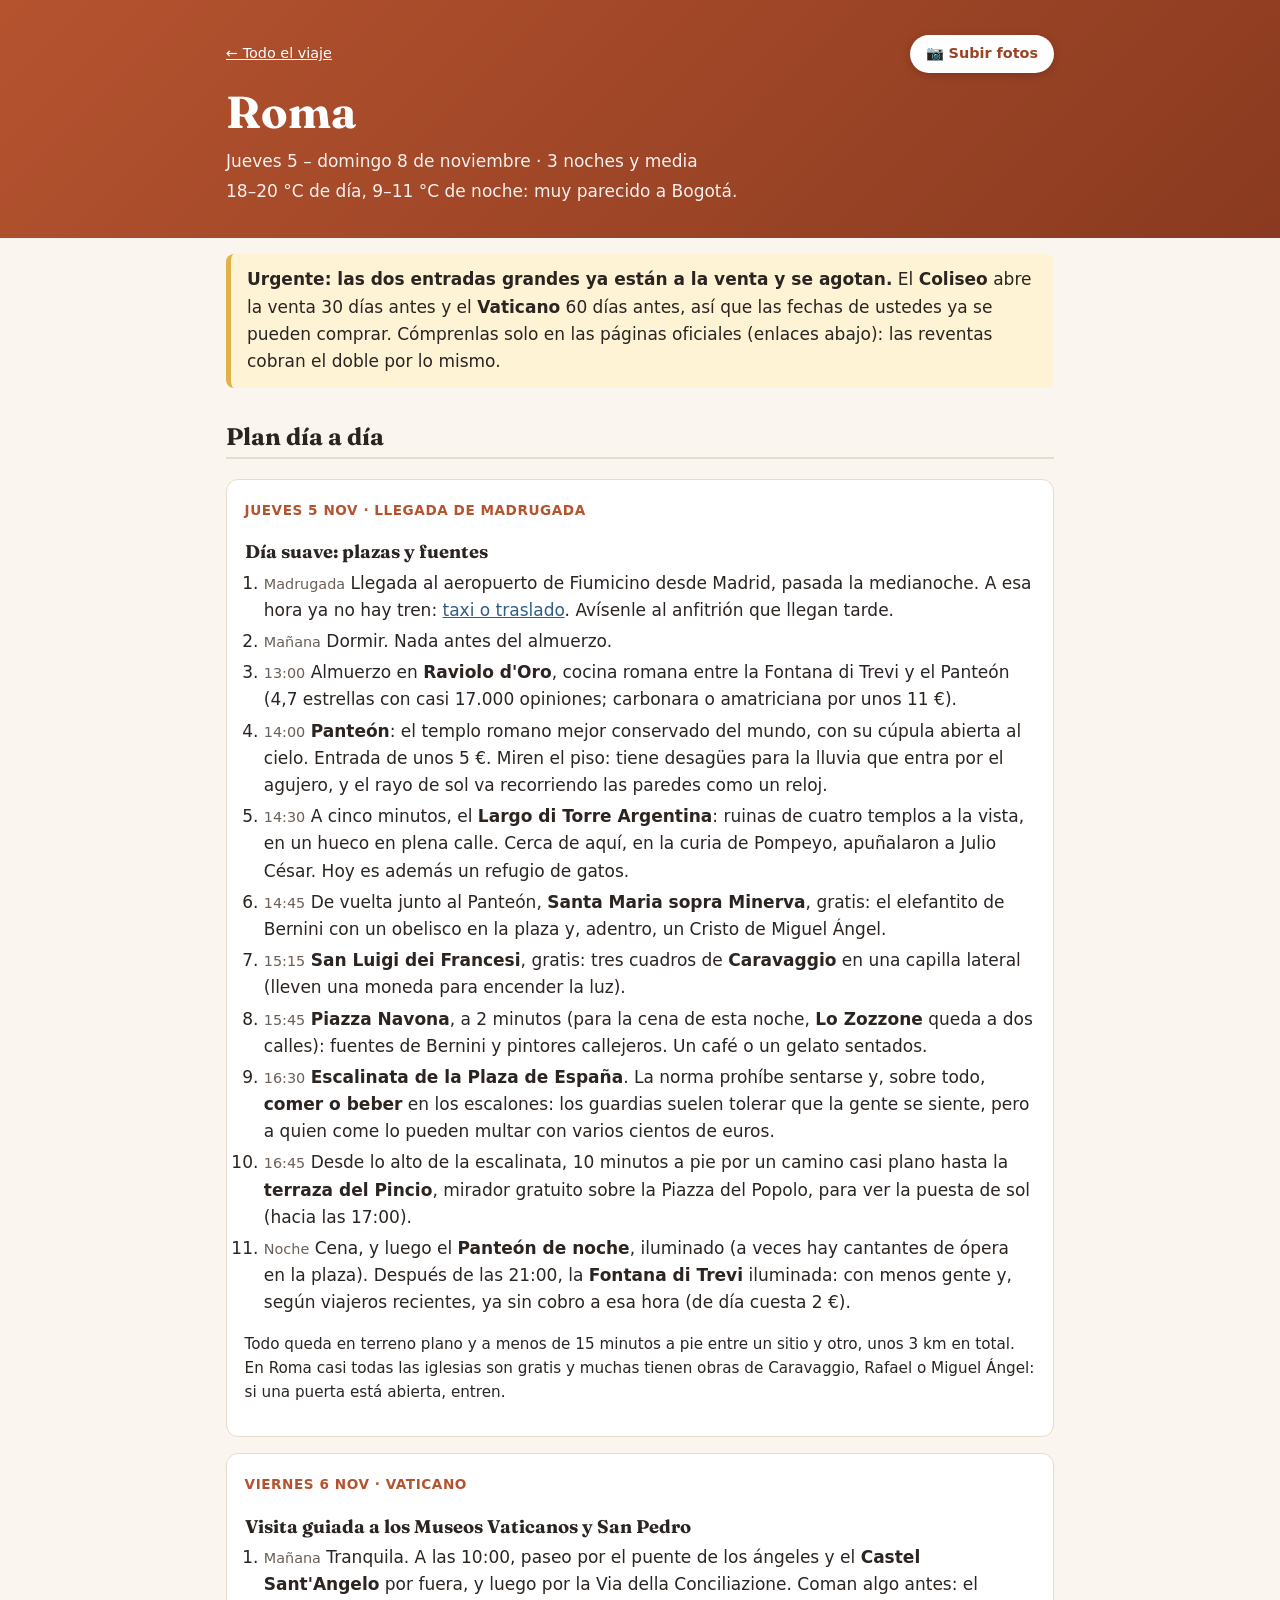
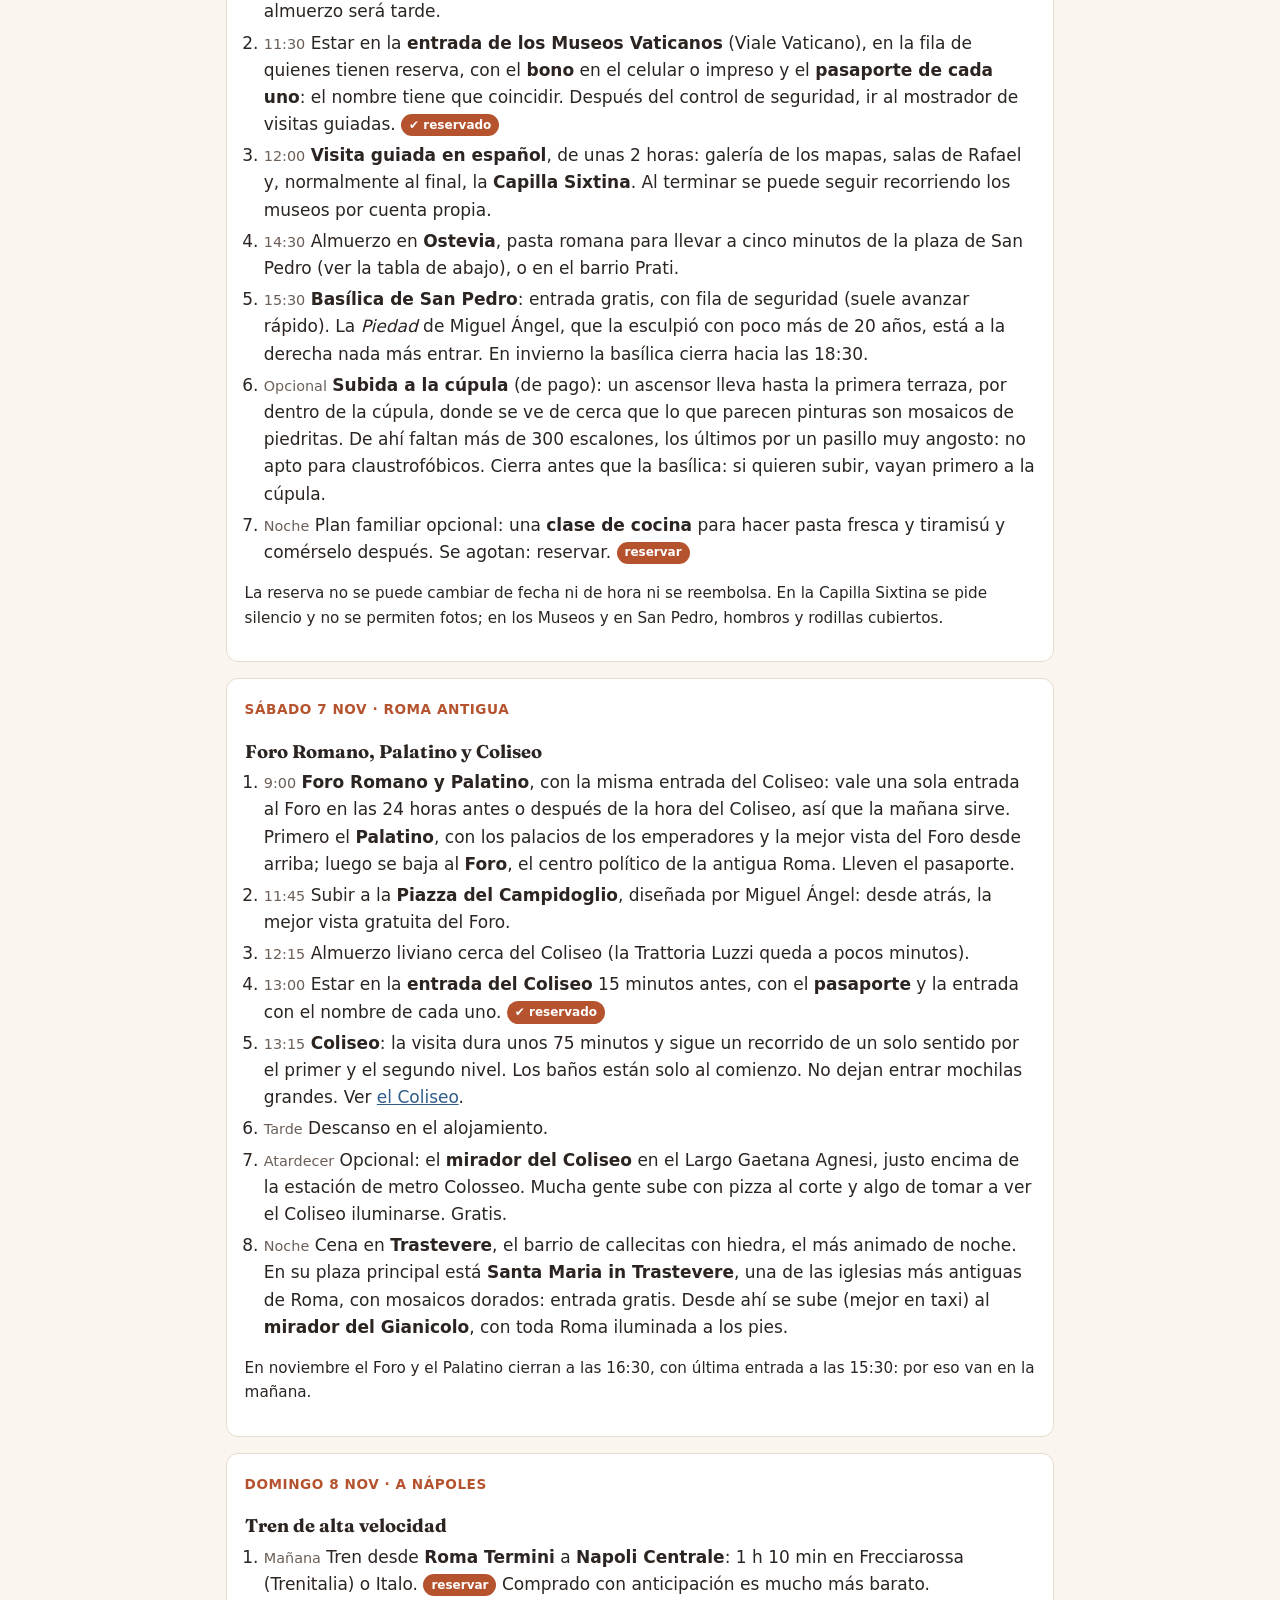
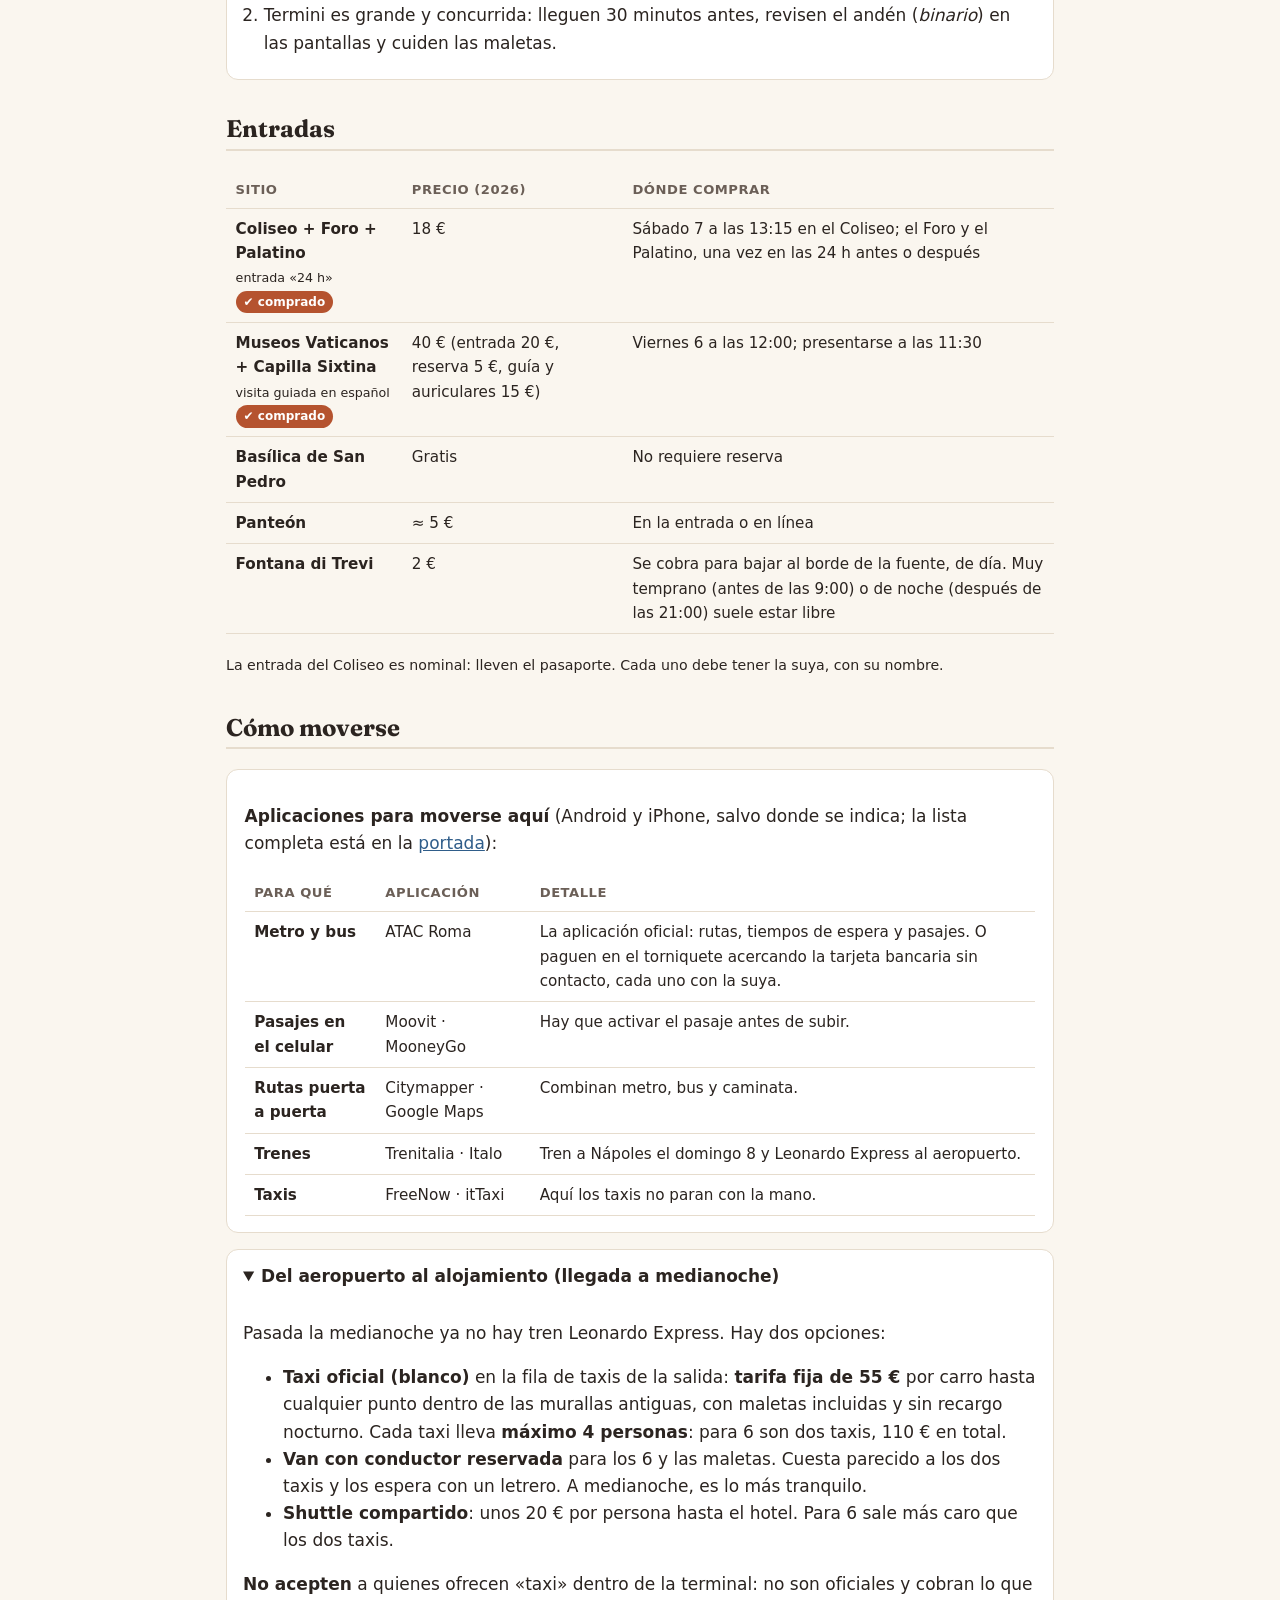
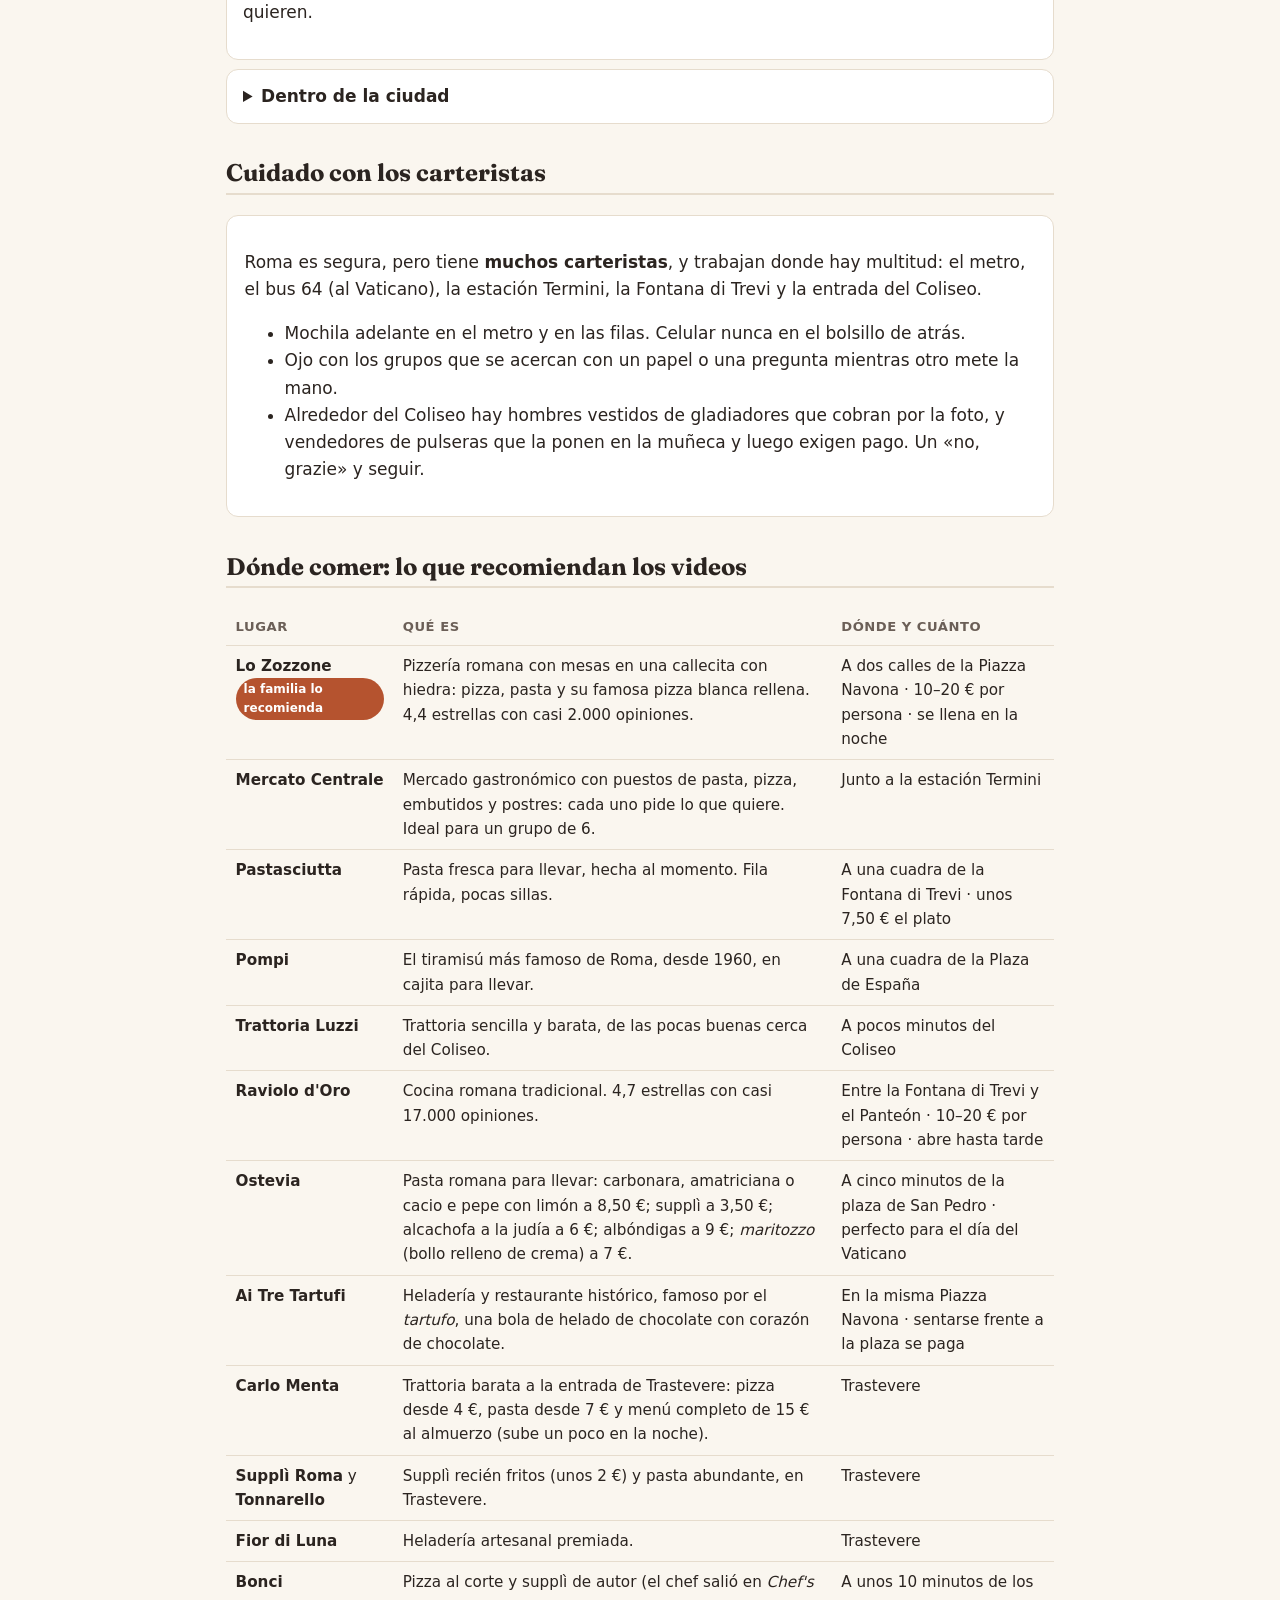
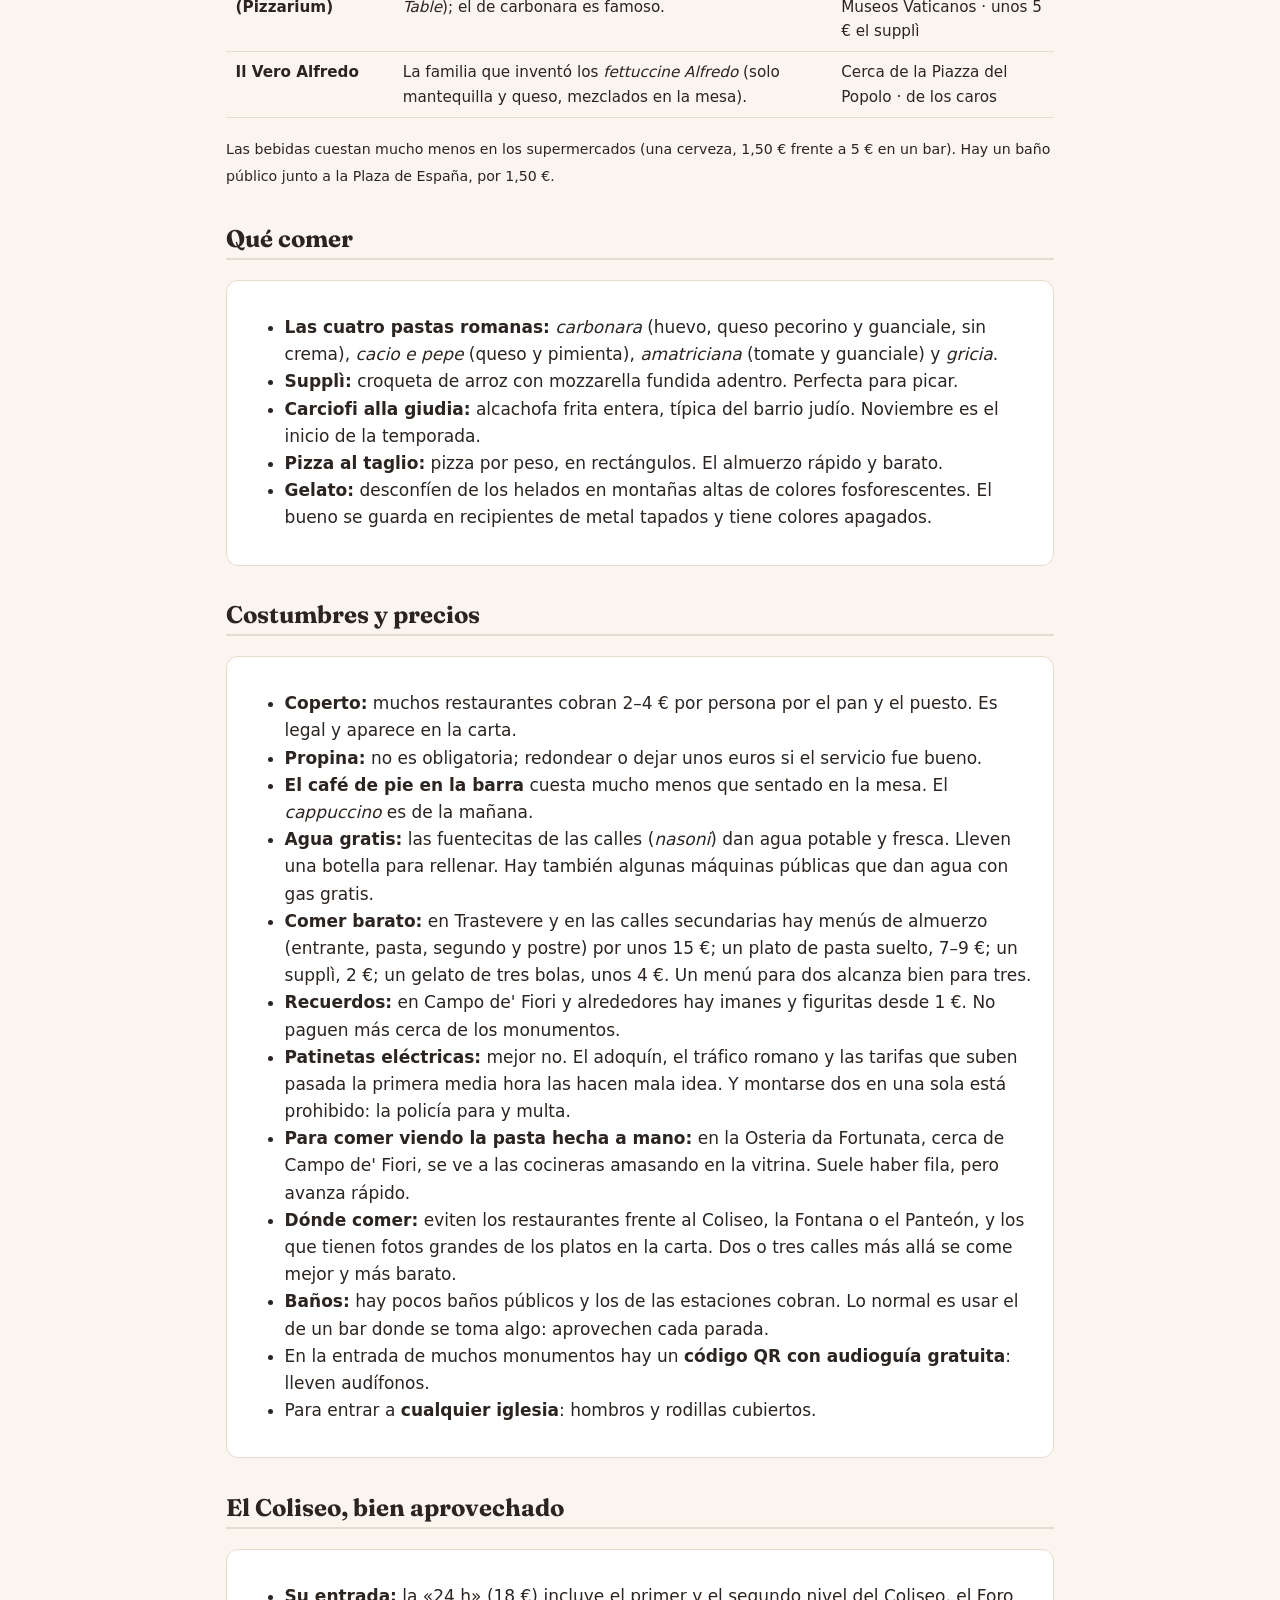
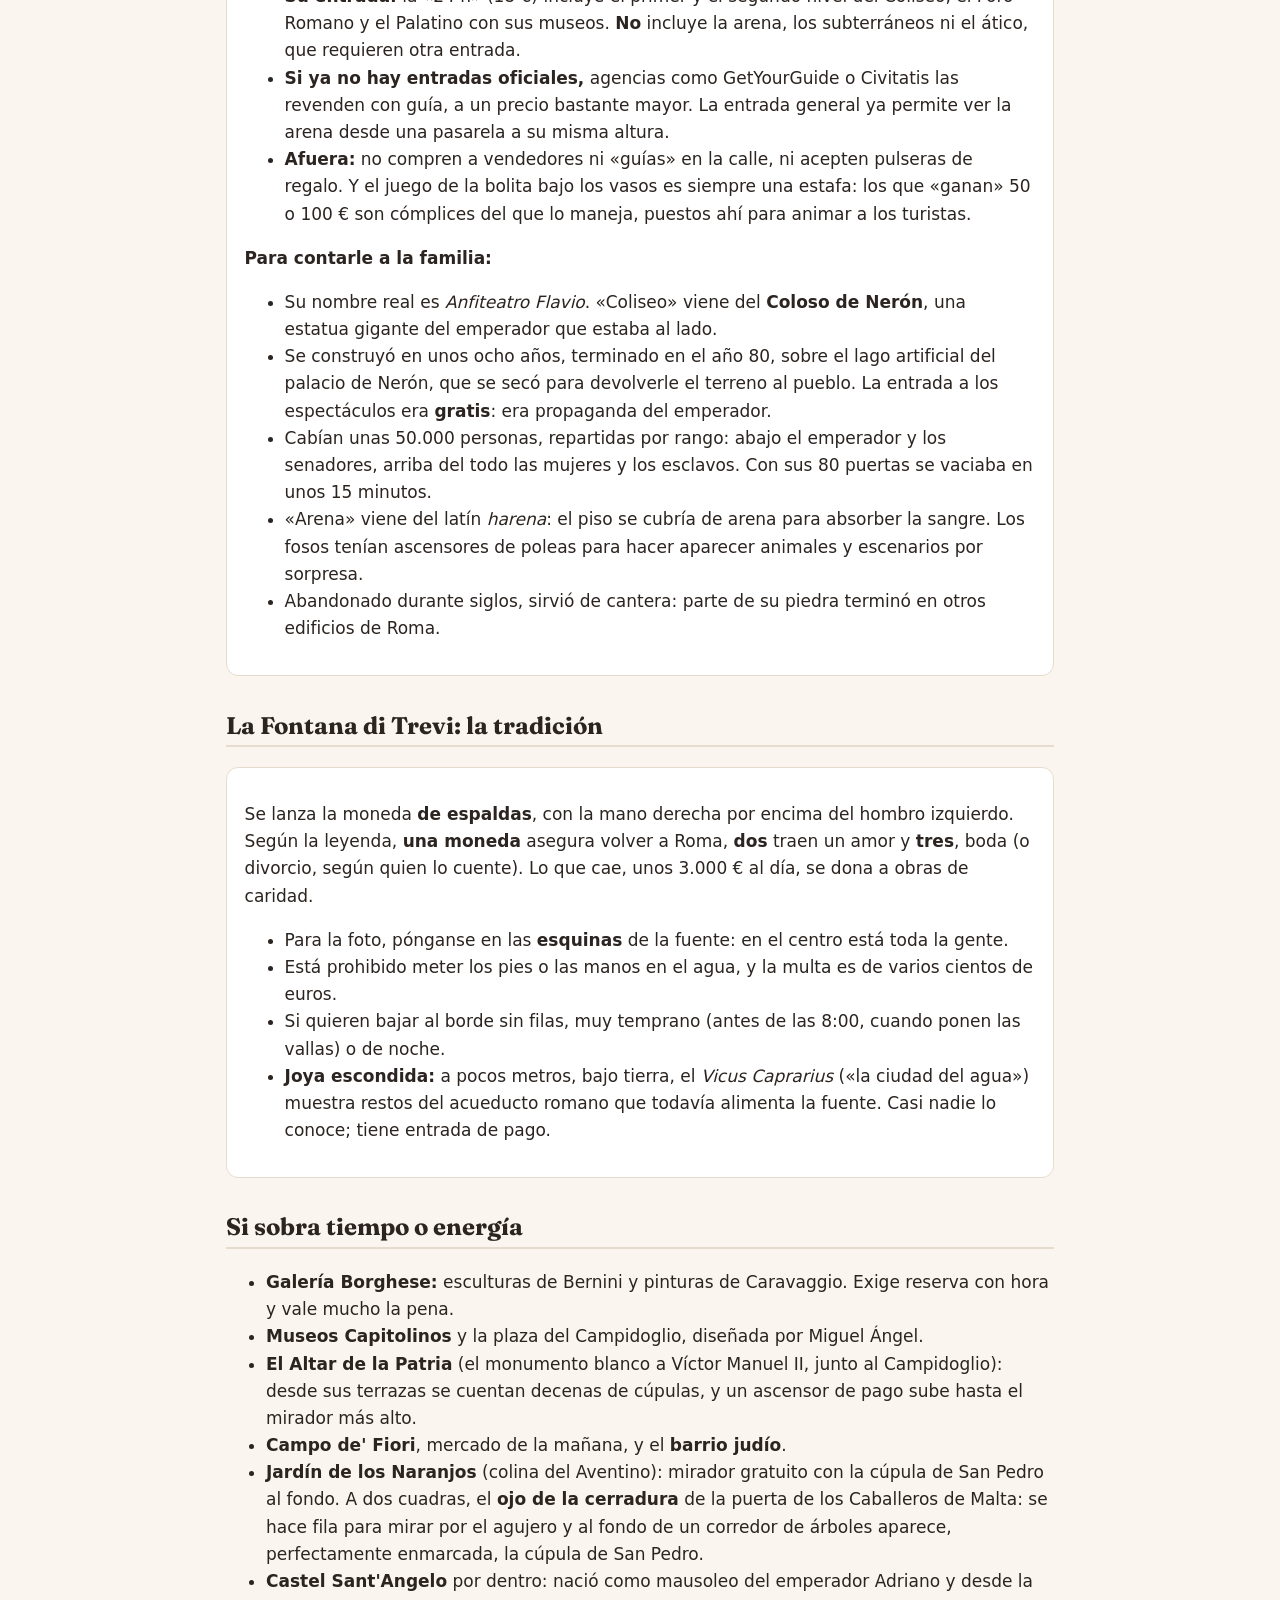
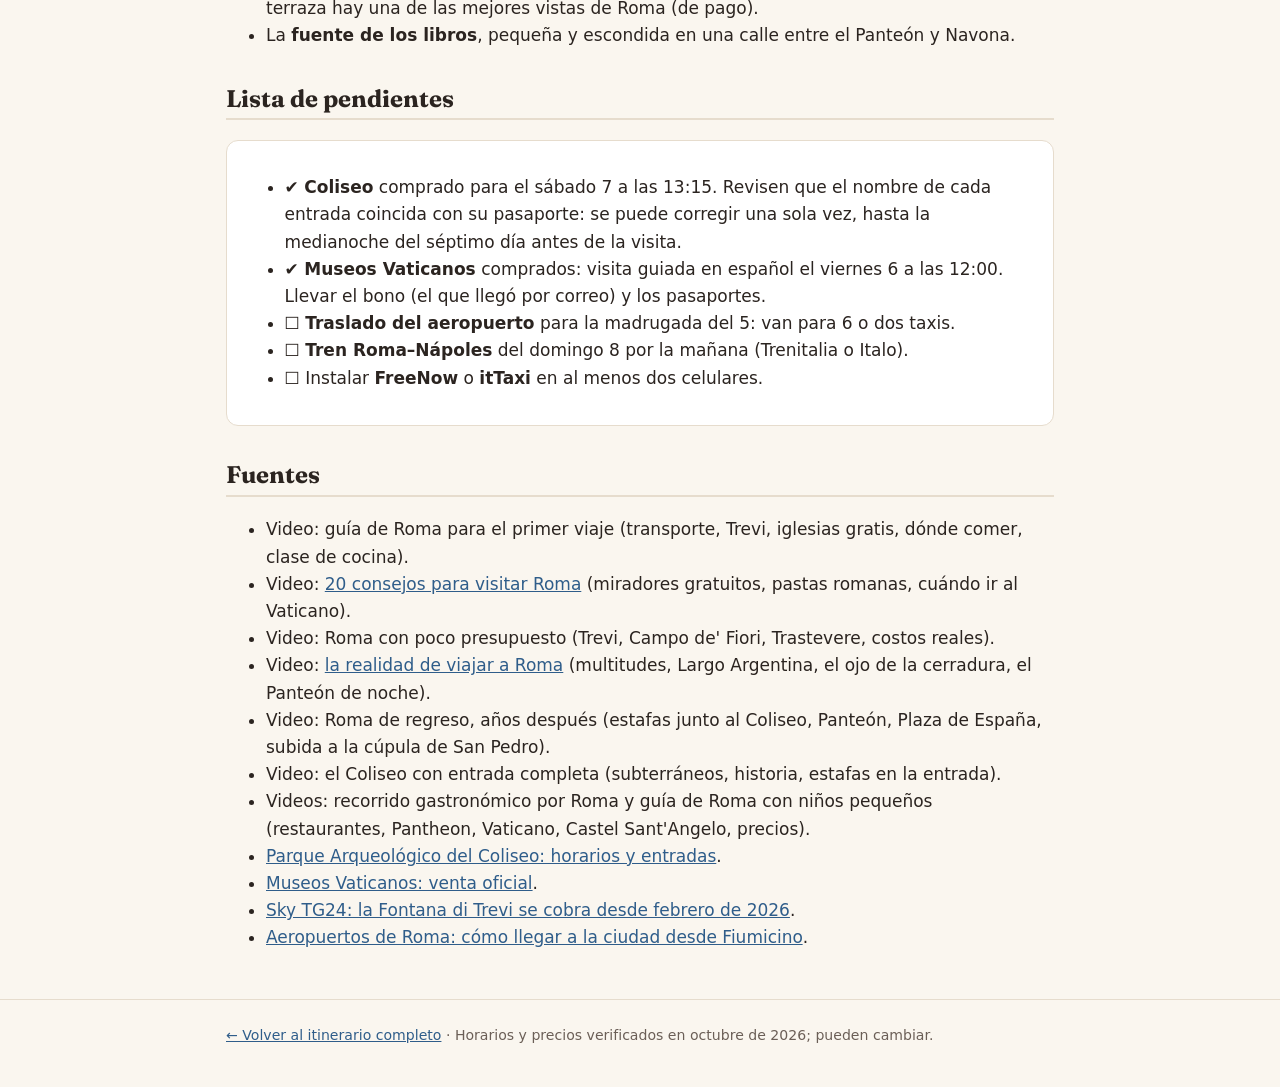
<file: roma.html>
<!doctype html>
<html lang="es">
<head>
<meta charset="utf-8">
<meta name="viewport" content="width=device-width, initial-scale=1">
<title>Roma en tres días</title>
<meta name="description" content="Plan día a día, entradas y consejos prácticos para Roma, 5–8 de noviembre de 2026.">
<link rel="preconnect" href="https://fonts.googleapis.com">
<link href="https://fonts.googleapis.com/css2?family=Fraunces:wght@600;700&display=swap" rel="stylesheet">
<link rel="stylesheet" href="estilo.css?v=2">
</head>
<body>
<header class="portada">
  <div>
    <div class="barra">
      <nav class="migas"><a href="index.html">← Todo el viaje</a></nav>
      <a class="boton-fotos" href="https://forms.gle/GzRavsi9V3fUDGUA8" target="_blank" rel="noopener">📷 Subir fotos</a>
    </div>
    <h1>Roma</h1>
    <p>Jueves 5 – domingo 8 de noviembre · 3 noches y media</p>
    <p>18–20 °C de día, 9–11 °C de noche: muy parecido a Bogotá.</p>
  </div>
</header>

<main>
  <div class="aviso">
    <strong>Urgente: las dos entradas grandes ya están a la venta y se agotan.</strong>
    El <strong>Coliseo</strong> abre la venta 30 días antes y el <strong>Vaticano</strong> 60 días antes, así que las fechas de ustedes ya se pueden comprar.
    Cómprenlas solo en las páginas oficiales (enlaces abajo): las reventas cobran el doble por lo mismo.
  </div>

  <h2>Plan día a día</h2>

  <div class="tarjeta dia">
    <span class="fecha">Jueves 5 nov · llegada de madrugada</span>
    <h3>Día suave: plazas y fuentes</h3>
    <ol>
      <li><span class="hora">Madrugada</span> Llegada al aeropuerto de Fiumicino desde Madrid, pasada la medianoche. A esa hora ya no hay tren: <a href="#llegar">taxi o traslado</a>. Avísenle al anfitrión que llegan tarde.</li>
      <li><span class="hora">Mañana</span> Dormir. Nada antes del almuerzo.</li>
      <li><span class="hora">13:00</span> Almuerzo en <strong>Raviolo d'Oro</strong>, cocina romana entre la Fontana di Trevi y el Panteón (4,7 estrellas con casi 17.000 opiniones; carbonara o amatriciana por unos 11 €).</li>
      <li><span class="hora">14:00</span> <strong>Panteón</strong>: el templo romano mejor conservado del mundo, con su cúpula abierta al cielo. Entrada de unos 5 €. Miren el piso: tiene desagües para la lluvia que entra por el agujero, y el rayo de sol va recorriendo las paredes como un reloj.</li>
      <li><span class="hora">14:30</span> A cinco minutos, el <strong>Largo di Torre Argentina</strong>: ruinas de cuatro templos a la vista, en un hueco en plena calle. Cerca de aquí, en la curia de Pompeyo, apuñalaron a Julio César. Hoy es además un refugio de gatos.</li>
      <li><span class="hora">14:45</span> De vuelta junto al Panteón, <strong>Santa Maria sopra Minerva</strong>, gratis: el elefantito de Bernini con un obelisco en la plaza y, adentro, un Cristo de Miguel Ángel.</li>
      <li><span class="hora">15:15</span> <strong>San Luigi dei Francesi</strong>, gratis: tres cuadros de <strong>Caravaggio</strong> en una capilla lateral (lleven una moneda para encender la luz).</li>
      <li><span class="hora">15:45</span> <strong>Piazza Navona</strong>, a 2 minutos (para la cena de esta noche, <strong>Lo Zozzone</strong> queda a dos calles): fuentes de Bernini y pintores callejeros. Un café o un gelato sentados.</li>
      <li><span class="hora">16:30</span> <strong>Escalinata de la Plaza de España</strong>. La norma prohíbe sentarse y, sobre todo, <strong>comer o beber</strong> en los escalones: los guardias suelen tolerar que la gente se siente, pero a quien come lo pueden multar con varios cientos de euros.</li>
      <li><span class="hora">16:45</span> Desde lo alto de la escalinata, 10 minutos a pie por un camino casi plano hasta la <strong>terraza del Pincio</strong>, mirador gratuito sobre la Piazza del Popolo, para ver la puesta de sol (hacia las 17:00).</li>
      <li><span class="hora">Noche</span> Cena, y luego el <strong>Panteón de noche</strong>, iluminado (a veces hay cantantes de ópera en la plaza). Después de las 21:00, la <strong>Fontana di Trevi</strong> iluminada: con menos gente y, según viajeros recientes, ya sin cobro a esa hora (de día cuesta 2 €).</li>
    </ol>
    <p class="frase">Todo queda en terreno plano y a menos de 15 minutos a pie entre un sitio y otro, unos 3 km en total. En Roma casi todas las iglesias son gratis y muchas tienen obras de Caravaggio, Rafael o Miguel Ángel: si una puerta está abierta, entren.</p>
  </div>

  <div class="tarjeta dia">
    <span class="fecha">Viernes 6 nov · Vaticano</span>
    <h3>Visita guiada a los Museos Vaticanos y San Pedro</h3>
    <ol>
      <li><span class="hora">Mañana</span> Tranquila. A las 10:00, paseo por el puente de los ángeles y el <strong>Castel Sant'Angelo</strong> por fuera, y luego por la Via della Conciliazione. Coman algo antes: el almuerzo será tarde.</li>
      <li><span class="hora">11:30</span> Estar en la <strong>entrada de los Museos Vaticanos</strong> (Viale Vaticano), en la fila de quienes tienen reserva, con el <strong>bono</strong> en el celular o impreso y el <strong>pasaporte de cada uno</strong>: el nombre tiene que coincidir. Después del control de seguridad, ir al mostrador de visitas guiadas. <span class="etiqueta reservar">✔ reservado</span></li>
      <li><span class="hora">12:00</span> <strong>Visita guiada en español</strong>, de unas 2 horas: galería de los mapas, salas de Rafael y, normalmente al final, la <strong>Capilla Sixtina</strong>. Al terminar se puede seguir recorriendo los museos por cuenta propia.</li>
      <li><span class="hora">14:30</span> Almuerzo en <strong>Ostevia</strong>, pasta romana para llevar a cinco minutos de la plaza de San Pedro (ver la tabla de abajo), o en el barrio Prati.</li>
      <li><span class="hora">15:30</span> <strong>Basílica de San Pedro</strong>: entrada gratis, con fila de seguridad (suele avanzar rápido). La <em>Piedad</em> de Miguel Ángel, que la esculpió con poco más de 20 años, está a la derecha nada más entrar. En invierno la basílica cierra hacia las 18:30.</li>
      <li><span class="hora">Opcional</span> <strong>Subida a la cúpula</strong> (de pago): un ascensor lleva hasta la primera terraza, por dentro de la cúpula, donde se ve de cerca que lo que parecen pinturas son mosaicos de piedritas. De ahí faltan más de 300 escalones, los últimos por un pasillo muy angosto: no apto para claustrofóbicos. Cierra antes que la basílica: si quieren subir, vayan primero a la cúpula.</li>
      <li><span class="hora">Noche</span> Plan familiar opcional: una <strong>clase de cocina</strong> para hacer pasta fresca y tiramisú y comérselo después. Se agotan: reservar. <span class="etiqueta reservar">reservar</span></li>
    </ol>
    <p class="frase">La reserva no se puede cambiar de fecha ni de hora ni se reembolsa. En la Capilla Sixtina se pide silencio y no se permiten fotos; en los Museos y en San Pedro, hombros y rodillas cubiertos.</p>
  </div>

  <div class="tarjeta dia">
    <span class="fecha">Sábado 7 nov · Roma antigua</span>
    <h3>Foro Romano, Palatino y Coliseo</h3>
    <ol>
      <li><span class="hora">9:00</span> <strong>Foro Romano y Palatino</strong>, con la misma entrada del Coliseo: vale una sola entrada al Foro en las 24 horas antes o después de la hora del Coliseo, así que la mañana sirve. Primero el <strong>Palatino</strong>, con los palacios de los emperadores y la mejor vista del Foro desde arriba; luego se baja al <strong>Foro</strong>, el centro político de la antigua Roma. Lleven el pasaporte.</li>
      <li><span class="hora">11:45</span> Subir a la <strong>Piazza del Campidoglio</strong>, diseñada por Miguel Ángel: desde atrás, la mejor vista gratuita del Foro.</li>
      <li><span class="hora">12:15</span> Almuerzo liviano cerca del Coliseo (la Trattoria Luzzi queda a pocos minutos).</li>
      <li><span class="hora">13:00</span> Estar en la <strong>entrada del Coliseo</strong> 15 minutos antes, con el <strong>pasaporte</strong> y la entrada con el nombre de cada uno. <span class="etiqueta reservar">✔ reservado</span></li>
      <li><span class="hora">13:15</span> <strong>Coliseo</strong>: la visita dura unos 75 minutos y sigue un recorrido de un solo sentido por el primer y el segundo nivel. Los baños están solo al comienzo. No dejan entrar mochilas grandes. Ver <a href="#coliseo">el Coliseo</a>.</li>
      <li><span class="hora">Tarde</span> Descanso en el alojamiento.</li>
      <li><span class="hora">Atardecer</span> Opcional: el <strong>mirador del Coliseo</strong> en el Largo Gaetana Agnesi, justo encima de la estación de metro Colosseo. Mucha gente sube con pizza al corte y algo de tomar a ver el Coliseo iluminarse. Gratis.</li>
      <li><span class="hora">Noche</span> Cena en <strong>Trastevere</strong>, el barrio de callecitas con hiedra, el más animado de noche. En su plaza principal está <strong>Santa Maria in Trastevere</strong>, una de las iglesias más antiguas de Roma, con mosaicos dorados: entrada gratis. Desde ahí se sube (mejor en taxi) al <strong>mirador del Gianicolo</strong>, con toda Roma iluminada a los pies.</li>
    </ol>
    <p class="frase">En noviembre el Foro y el Palatino cierran a las 16:30, con última entrada a las 15:30: por eso van en la mañana.</p>
  </div>

  <div class="tarjeta dia">
    <span class="fecha">Domingo 8 nov · a Nápoles</span>
    <h3>Tren de alta velocidad</h3>
    <ol>
      <li><span class="hora">Mañana</span> Tren desde <strong>Roma Termini</strong> a <strong>Napoli Centrale</strong>: 1 h 10 min en Frecciarossa (Trenitalia) o Italo. <span class="etiqueta reservar">reservar</span> Comprado con anticipación es mucho más barato.</li>
      <li>Termini es grande y concurrida: lleguen 30 minutos antes, revisen el andén (<em>binario</em>) en las pantallas y cuiden las maletas.</li>
    </ol>
  </div>

  <h2>Entradas</h2>
  <div class="tabla">
  <table>
    <thead><tr><th>Sitio</th><th>Precio (2026)</th><th>Dónde comprar</th></tr></thead>
    <tbody>
      <tr><td><strong>Coliseo + Foro + Palatino</strong><br><small>entrada «24 h»</small> <span class="etiqueta reservar">✔ comprado</span></td><td>18 €</td><td>Sábado 7 a las 13:15 en el Coliseo; el Foro y el Palatino, una vez en las 24 h antes o después</td></tr>
      <tr><td><strong>Museos Vaticanos + Capilla Sixtina</strong><br><small>visita guiada en español</small> <span class="etiqueta reservar">✔ comprado</span></td><td>40 € (entrada 20 €, reserva 5 €, guía y auriculares 15 €)</td><td>Viernes 6 a las 12:00; presentarse a las 11:30</td></tr>
      <tr><td><strong>Basílica de San Pedro</strong></td><td>Gratis</td><td>No requiere reserva</td></tr>
      <tr><td><strong>Panteón</strong></td><td>≈ 5 €</td><td>En la entrada o en línea</td></tr>
      <tr><td><strong>Fontana di Trevi</strong></td><td>2 €</td><td>Se cobra para bajar al borde de la fuente, de día. Muy temprano (antes de las 9:00) o de noche (después de las 21:00) suele estar libre</td></tr>
    </tbody>
  </table>
  </div>
  <p><small>La entrada del Coliseo es nominal: lleven el pasaporte. Cada uno debe tener la suya, con su nombre.</small></p>

  <h2 id="llegar">Cómo moverse</h2>
  <div class="tarjeta">
    <p><strong>Aplicaciones para moverse aquí</strong> (Android y iPhone, salvo donde se indica; la lista completa está en la <a href="index.html#celular">portada</a>):</p>
    <div class="tabla">
      <table>
        <thead><tr><th>Para qué</th><th>Aplicación</th><th>Detalle</th></tr></thead>
        <tbody>
          <tr><td><strong>Metro y bus</strong></td><td>ATAC Roma</td><td>La aplicación oficial: rutas, tiempos de espera y pasajes. O paguen en el torniquete acercando la tarjeta bancaria sin contacto, cada uno con la suya.</td></tr>
          <tr><td><strong>Pasajes en el celular</strong></td><td>Moovit · MooneyGo</td><td>Hay que activar el pasaje antes de subir.</td></tr>
          <tr><td><strong>Rutas puerta a puerta</strong></td><td>Citymapper · Google Maps</td><td>Combinan metro, bus y caminata.</td></tr>
          <tr><td><strong>Trenes</strong></td><td>Trenitalia · Italo</td><td>Tren a Nápoles el domingo 8 y Leonardo Express al aeropuerto.</td></tr>
          <tr><td><strong>Taxis</strong></td><td>FreeNow · itTaxi</td><td>Aquí los taxis no paran con la mano.</td></tr>
        </tbody>
      </table>
    </div>
  </div>
  <details open>
    <summary>Del aeropuerto al alojamiento (llegada a medianoche)</summary>
    <div>
      <p>Pasada la medianoche ya no hay tren Leonardo Express. Hay dos opciones:</p>
      <ul>
        <li><strong>Taxi oficial (blanco)</strong> en la fila de taxis de la salida: <strong>tarifa fija de 55 €</strong> por carro hasta cualquier punto dentro de las murallas antiguas, con maletas incluidas y sin recargo nocturno. Cada taxi lleva <strong>máximo 4 personas</strong>: para 6 son dos taxis, 110 € en total.</li>
        <li><strong>Van con conductor reservada</strong> para los 6 y las maletas. Cuesta parecido a los dos taxis y los espera con un letrero. A medianoche, es lo más tranquilo.</li>
        <li><strong>Shuttle compartido</strong>: unos 20 € por persona hasta el hotel. Para 6 sale más caro que los dos taxis.</li>
      </ul>
      <p><strong>No acepten</strong> a quienes ofrecen «taxi» dentro de la terminal: no son oficiales y cobran lo que quieren.</p>
    </div>
  </details>
  <details>
    <summary>Dentro de la ciudad</summary>
    <div>
      <ul>
        <li>El centro histórico se recorre <strong>a pie</strong>. El metro no llega al Panteón ni a Navona.</li>
        <li>Para el Vaticano o para volver cansados: <strong>taxi</strong> desde una parada o pedido con las aplicaciones <strong>FreeNow</strong> o <strong>itTaxi</strong>. En la calle no paran con la mano.</li>
        <li>Metro línea A: estaciones Ottaviano (Vaticano), Spagna y Termini. Línea B: Colosseo.</li>
        <li><strong>Huelgas:</strong> en Italia son frecuentes los paros de transporte (<em>sciopero</em>), anunciados con días de anticipación. Revisen las noticias la víspera: si hay paro, el metro cierra y los buses son pocos, y toca caminar o tomar taxi.</li>
        <li><strong>Pasajes:</strong> el sencillo (BIT) cuesta 1,50 € y sirve 100 minutos en buses y tranvías, pero solo una entrada al metro. Hay pases de 24 h (unos 8,50 €) y 48 h (unos 15 €) que cuentan desde el primer uso. Se compran en máquinas del metro y en los estancos con la «T» azul.</li>
        <li>También se puede <strong>pagar con tarjeta sin contacto</strong> en el lector rojo de metro y buses. El lector amarillo es para validar el pasaje de papel: <strong>siempre hay que validarlo</strong> o multan.</li>
      </ul>
    </div>
  </details>

  <h2>Cuidado con los carteristas</h2>
  <div class="tarjeta">
    <p>Roma es segura, pero tiene <strong>muchos carteristas</strong>, y trabajan donde hay multitud: el metro, el bus 64 (al Vaticano), la estación Termini, la Fontana di Trevi y la entrada del Coliseo.</p>
    <ul>
      <li>Mochila adelante en el metro y en las filas. Celular nunca en el bolsillo de atrás.</li>
      <li>Ojo con los grupos que se acercan con un papel o una pregunta mientras otro mete la mano.</li>
      <li>Alrededor del Coliseo hay hombres vestidos de gladiadores que cobran por la foto, y vendedores de pulseras que la ponen en la muñeca y luego exigen pago. Un «no, grazie» y seguir.</li>
    </ul>
  </div>

  <h2>Dónde comer: lo que recomiendan los videos</h2>
  <div class="tabla">
  <table>
    <thead><tr><th>Lugar</th><th>Qué es</th><th>Dónde y cuánto</th></tr></thead>
    <tbody>
      <tr><td><strong>Lo Zozzone</strong> <span class="etiqueta reservar">la familia lo recomienda</span></td><td>Pizzería romana con mesas en una callecita con hiedra: pizza, pasta y su famosa pizza blanca rellena. 4,4 estrellas con casi 2.000 opiniones.</td><td>A dos calles de la Piazza Navona · 10–20 € por persona · se llena en la noche</td></tr>
      <tr><td><strong>Mercato Centrale</strong></td><td>Mercado gastronómico con puestos de pasta, pizza, embutidos y postres: cada uno pide lo que quiere. Ideal para un grupo de 6.</td><td>Junto a la estación Termini</td></tr>
      <tr><td><strong>Pastasciutta</strong></td><td>Pasta fresca para llevar, hecha al momento. Fila rápida, pocas sillas.</td><td>A una cuadra de la Fontana di Trevi · unos 7,50 € el plato</td></tr>
      <tr><td><strong>Pompi</strong></td><td>El tiramisú más famoso de Roma, desde 1960, en cajita para llevar.</td><td>A una cuadra de la Plaza de España</td></tr>
      <tr><td><strong>Trattoria Luzzi</strong></td><td>Trattoria sencilla y barata, de las pocas buenas cerca del Coliseo.</td><td>A pocos minutos del Coliseo</td></tr>
      <tr><td><strong>Raviolo d'Oro</strong></td><td>Cocina romana tradicional. 4,7 estrellas con casi 17.000 opiniones.</td><td>Entre la Fontana di Trevi y el Panteón · 10–20 € por persona · abre hasta tarde</td></tr>
      <tr><td><strong>Ostevia</strong></td><td>Pasta romana para llevar: carbonara, amatriciana o cacio e pepe con limón a 8,50 €; supplì a 3,50 €; alcachofa a la judía a 6 €; albóndigas a 9 €; <em>maritozzo</em> (bollo relleno de crema) a 7 €.</td><td>A cinco minutos de la plaza de San Pedro · perfecto para el día del Vaticano</td></tr>
      <tr><td><strong>Ai Tre Tartufi</strong></td><td>Heladería y restaurante histórico, famoso por el <em>tartufo</em>, una bola de helado de chocolate con corazón de chocolate.</td><td>En la misma Piazza Navona · sentarse frente a la plaza se paga</td></tr>
      <tr><td><strong>Carlo Menta</strong></td><td>Trattoria barata a la entrada de Trastevere: pizza desde 4 €, pasta desde 7 € y menú completo de 15 € al almuerzo (sube un poco en la noche).</td><td>Trastevere</td></tr>
      <tr><td><strong>Supplì Roma</strong> y <strong>Tonnarello</strong></td><td>Supplì recién fritos (unos 2 €) y pasta abundante, en Trastevere.</td><td>Trastevere</td></tr>
      <tr><td><strong>Fior di Luna</strong></td><td>Heladería artesanal premiada.</td><td>Trastevere</td></tr>
      <tr><td><strong>Bonci (Pizzarium)</strong></td><td>Pizza al corte y supplì de autor (el chef salió en <em>Chef's Table</em>); el de carbonara es famoso.</td><td>A unos 10 minutos de los Museos Vaticanos · unos 5 € el supplì</td></tr>
      <tr><td><strong>Il Vero Alfredo</strong></td><td>La familia que inventó los <em>fettuccine Alfredo</em> (solo mantequilla y queso, mezclados en la mesa).</td><td>Cerca de la Piazza del Popolo · de los caros</td></tr>
    </tbody>
  </table>
  </div>
  <p><small>Las bebidas cuestan mucho menos en los supermercados (una cerveza, 1,50 € frente a 5 € en un bar). Hay un baño público junto a la Plaza de España, por 1,50 €.</small></p>

  <h2>Qué comer</h2>
  <div class="tarjeta">
    <ul>
      <li><strong>Las cuatro pastas romanas:</strong> <em>carbonara</em> (huevo, queso pecorino y guanciale, sin crema), <em>cacio e pepe</em> (queso y pimienta), <em>amatriciana</em> (tomate y guanciale) y <em>gricia</em>.</li>
      <li><strong>Supplì:</strong> croqueta de arroz con mozzarella fundida adentro. Perfecta para picar.</li>
      <li><strong>Carciofi alla giudia:</strong> alcachofa frita entera, típica del barrio judío. Noviembre es el inicio de la temporada.</li>
      <li><strong>Pizza al taglio:</strong> pizza por peso, en rectángulos. El almuerzo rápido y barato.</li>
      <li><strong>Gelato:</strong> desconfíen de los helados en montañas altas de colores fosforescentes. El bueno se guarda en recipientes de metal tapados y tiene colores apagados.</li>
    </ul>
  </div>

  <h2>Costumbres y precios</h2>
  <div class="tarjeta">
    <ul>
      <li><strong>Coperto:</strong> muchos restaurantes cobran 2–4 € por persona por el pan y el puesto. Es legal y aparece en la carta.</li>
      <li><strong>Propina:</strong> no es obligatoria; redondear o dejar unos euros si el servicio fue bueno.</li>
      <li><strong>El café de pie en la barra</strong> cuesta mucho menos que sentado en la mesa. El <em>cappuccino</em> es de la mañana.</li>
      <li><strong>Agua gratis:</strong> las fuentecitas de las calles (<em>nasoni</em>) dan agua potable y fresca. Lleven una botella para rellenar. Hay también algunas máquinas públicas que dan agua con gas gratis.</li>
      <li><strong>Comer barato:</strong> en Trastevere y en las calles secundarias hay menús de almuerzo (entrante, pasta, segundo y postre) por unos 15 €; un plato de pasta suelto, 7–9 €; un supplì, 2 €; un gelato de tres bolas, unos 4 €. Un menú para dos alcanza bien para tres.</li>
      <li><strong>Recuerdos:</strong> en Campo de' Fiori y alrededores hay imanes y figuritas desde 1 €. No paguen más cerca de los monumentos.</li>
      <li><strong>Patinetas eléctricas:</strong> mejor no. El adoquín, el tráfico romano y las tarifas que suben pasada la primera media hora las hacen mala idea. Y montarse dos en una sola está prohibido: la policía para y multa.</li>
      <li><strong>Para comer viendo la pasta hecha a mano:</strong> en la Osteria da Fortunata, cerca de Campo de' Fiori, se ve a las cocineras amasando en la vitrina. Suele haber fila, pero avanza rápido.</li>
      <li><strong>Dónde comer:</strong> eviten los restaurantes frente al Coliseo, la Fontana o el Panteón, y los que tienen fotos grandes de los platos en la carta. Dos o tres calles más allá se come mejor y más barato.</li>
      <li><strong>Baños:</strong> hay pocos baños públicos y los de las estaciones cobran. Lo normal es usar el de un bar donde se toma algo: aprovechen cada parada.</li>
      <li>En la entrada de muchos monumentos hay un <strong>código QR con audioguía gratuita</strong>: lleven audífonos.</li>
      <li>Para entrar a <strong>cualquier iglesia</strong>: hombros y rodillas cubiertos.</li>
    </ul>
  </div>

  <h2 id="coliseo">El Coliseo, bien aprovechado</h2>
  <div class="tarjeta">
    <ul>
      <li><strong>Su entrada:</strong> la «24 h» (18 €) incluye el primer y el segundo nivel del Coliseo, el Foro Romano y el Palatino con sus museos. <strong>No</strong> incluye la arena, los subterráneos ni el ático, que requieren otra entrada.</li>
      <li><strong>Si ya no hay entradas oficiales,</strong> agencias como GetYourGuide o Civitatis las revenden con guía, a un precio bastante mayor. La entrada general ya permite ver la arena desde una pasarela a su misma altura.</li>
      <li><strong>Afuera:</strong> no compren a vendedores ni «guías» en la calle, ni acepten pulseras de regalo. Y el juego de la bolita bajo los vasos es siempre una estafa: los que «ganan» 50 o 100 € son cómplices del que lo maneja, puestos ahí para animar a los turistas.</li>
    </ul>
    <p><strong>Para contarle a la familia:</strong></p>
    <ul>
      <li>Su nombre real es <em>Anfiteatro Flavio</em>. «Coliseo» viene del <strong>Coloso de Nerón</strong>, una estatua gigante del emperador que estaba al lado.</li>
      <li>Se construyó en unos ocho años, terminado en el año 80, sobre el lago artificial del palacio de Nerón, que se secó para devolverle el terreno al pueblo. La entrada a los espectáculos era <strong>gratis</strong>: era propaganda del emperador.</li>
      <li>Cabían unas 50.000 personas, repartidas por rango: abajo el emperador y los senadores, arriba del todo las mujeres y los esclavos. Con sus 80 puertas se vaciaba en unos 15 minutos.</li>
      <li>«Arena» viene del latín <em>harena</em>: el piso se cubría de arena para absorber la sangre. Los fosos tenían ascensores de poleas para hacer aparecer animales y escenarios por sorpresa.</li>
      <li>Abandonado durante siglos, sirvió de cantera: parte de su piedra terminó en otros edificios de Roma.</li>
    </ul>
  </div>

  <h2>La Fontana di Trevi: la tradición</h2>
  <div class="tarjeta">
    <p>Se lanza la moneda <strong>de espaldas</strong>, con la mano derecha por encima del hombro izquierdo. Según la leyenda, <strong>una moneda</strong> asegura volver a Roma, <strong>dos</strong> traen un amor y <strong>tres</strong>, boda (o divorcio, según quien lo cuente). Lo que cae, unos 3.000 € al día, se dona a obras de caridad.</p>
    <ul>
      <li>Para la foto, pónganse en las <strong>esquinas</strong> de la fuente: en el centro está toda la gente.</li>
      <li>Está prohibido meter los pies o las manos en el agua, y la multa es de varios cientos de euros.</li>
      <li>Si quieren bajar al borde sin filas, muy temprano (antes de las 8:00, cuando ponen las vallas) o de noche.</li>
      <li><strong>Joya escondida:</strong> a pocos metros, bajo tierra, el <em>Vicus Caprarius</em> («la ciudad del agua») muestra restos del acueducto romano que todavía alimenta la fuente. Casi nadie lo conoce; tiene entrada de pago.</li>
    </ul>
  </div>

  <h2>Si sobra tiempo o energía</h2>
  <ul>
    <li><strong>Galería Borghese:</strong> esculturas de Bernini y pinturas de Caravaggio. Exige reserva con hora y vale mucho la pena.</li>
    <li><strong>Museos Capitolinos</strong> y la plaza del Campidoglio, diseñada por Miguel Ángel.</li>
    <li><strong>El Altar de la Patria</strong> (el monumento blanco a Víctor Manuel II, junto al Campidoglio): desde sus terrazas se cuentan decenas de cúpulas, y un ascensor de pago sube hasta el mirador más alto.</li>
    <li><strong>Campo de' Fiori</strong>, mercado de la mañana, y el <strong>barrio judío</strong>.</li>
    <li><strong>Jardín de los Naranjos</strong> (colina del Aventino): mirador gratuito con la cúpula de San Pedro al fondo. A dos cuadras, el <strong>ojo de la cerradura</strong> de la puerta de los Caballeros de Malta: se hace fila para mirar por el agujero y al fondo de un corredor de árboles aparece, perfectamente enmarcada, la cúpula de San Pedro.</li>
    <li><strong>Castel Sant'Angelo</strong> por dentro: nació como mausoleo del emperador Adriano y desde la terraza hay una de las mejores vistas de Roma (de pago).</li>
    <li>La <strong>fuente de los libros</strong>, pequeña y escondida en una calle entre el Panteón y Navona.</li>
  </ul>

  <h2>Lista de pendientes</h2>
  <div class="tarjeta">
    <ul>
      <li>✔ <strong>Coliseo</strong> comprado para el sábado 7 a las 13:15. Revisen que el nombre de cada entrada coincida con su pasaporte: se puede corregir una sola vez, hasta la medianoche del séptimo día antes de la visita.</li>
      <li>✔ <strong>Museos Vaticanos</strong> comprados: visita guiada en español el viernes 6 a las 12:00. Llevar el bono (el que llegó por correo) y los pasaportes.</li>
      <li>☐ <strong>Traslado del aeropuerto</strong> para la madrugada del 5: van para 6 o dos taxis.</li>
      <li>☐ <strong>Tren Roma–Nápoles</strong> del domingo 8 por la mañana (Trenitalia o Italo).</li>
      <li>☐ Instalar <strong>FreeNow</strong> o <strong>itTaxi</strong> en al menos dos celulares.</li>
    </ul>
  </div>

  <h2>Fuentes</h2>
  <ul>
    <li>Video: guía de Roma para el primer viaje (transporte, Trevi, iglesias gratis, dónde comer, clase de cocina).</li>
    <li>Video: <a href="https://www.youtube.com/watch?v=adtyDjZ_FyQ">20 consejos para visitar Roma</a> (miradores gratuitos, pastas romanas, cuándo ir al Vaticano).</li>
    <li>Video: Roma con poco presupuesto (Trevi, Campo de' Fiori, Trastevere, costos reales).</li>
    <li>Video: <a href="https://www.youtube.com/watch?v=ISodnbrVpYw">la realidad de viajar a Roma</a> (multitudes, Largo Argentina, el ojo de la cerradura, el Panteón de noche).</li>
    <li>Video: Roma de regreso, años después (estafas junto al Coliseo, Panteón, Plaza de España, subida a la cúpula de San Pedro).</li>
    <li>Video: el Coliseo con entrada completa (subterráneos, historia, estafas en la entrada).</li>
    <li>Videos: recorrido gastronómico por Roma y guía de Roma con niños pequeños (restaurantes, Pantheon, Vaticano, Castel Sant'Angelo, precios).</li>
    <li><a href="https://colosseo.it/orari-e-biglietti/">Parque Arqueológico del Coliseo: horarios y entradas</a>.</li>
    <li><a href="https://tickets.museivaticani.va">Museos Vaticanos: venta oficial</a>.</li>
    <li><a href="https://tg24.sky.it/cronaca/2026/02/01/fontana-trevi-roma-pagamento">Sky TG24: la Fontana di Trevi se cobra desde febrero de 2026</a>.</li>
    <li><a href="https://www.adr.it/en/web/aeroporti-di-roma-en/pax-fco-to-and-from">Aeropuertos de Roma: cómo llegar a la ciudad desde Fiumicino</a>.</li>
  </ul>
</main>

<footer>
  <div>
    <a href="index.html">← Volver al itinerario completo</a> · Horarios y precios verificados en octubre de 2026; pueden cambiar.
  </div>
</footer>
</body>
</html>
</file>
<file: estilo.css>
:root {
  --fondo: #faf6ef;
  --tarjeta: #ffffff;
  --tinta: #2b2420;
  --suave: #6b5f57;
  --linea: #e6dccd;
  --terracota: #b5532f;
  --oliva: #5f7a3a;
  --azul: #2f5d8a;
  --aviso: #fff3d6;
  --aviso-borde: #e0b34a;
  --radio: 12px;
}
@media (prefers-color-scheme: dark) {
  :root {
    --fondo: #1c1916;
    --tarjeta: #262220;
    --tinta: #efe8df;
    --suave: #b3a79c;
    --linea: #3d3632;
    --terracota: #e0805c;
    --oliva: #a3c27a;
    --azul: #8bb6e0;
    --aviso: #3a3020;
    --aviso-borde: #a8842f;
  }
}
* { box-sizing: border-box; }
html { -webkit-text-size-adjust: 100%; }
body {
  margin: 0;
  background: var(--fondo);
  color: var(--tinta);
  font: 17px/1.6 system-ui, -apple-system, "Segoe UI", Roboto, sans-serif;
}
h1, h2, h3 { font-family: "Fraunces", Georgia, serif; line-height: 1.2; }
h1 { font-size: clamp(1.9rem, 6vw, 2.8rem); margin: .2em 0; }
h2 { font-size: 1.5rem; margin-top: 2.2rem; border-bottom: 2px solid var(--linea); padding-bottom: .3rem; }
h3 { font-size: 1.15rem; margin-bottom: .3rem; }
a { color: var(--azul); }
main, header.portada > div, footer > div { max-width: 860px; margin: 0 auto; padding: 0 16px; }
header.portada {
  background: linear-gradient(135deg, var(--terracota), #8a3a20);
  color: #fff;
  padding: 2.2rem 0 1.8rem;
}
header.portada a { color: #fff; }
header.portada p { margin: .2rem 0; opacity: .92; }
nav.migas { font-size: .9rem; margin-bottom: .6rem; }
nav.ciudades { display: flex; flex-wrap: wrap; gap: .5rem; margin: 1rem 0; }
nav.ciudades a {
  background: var(--tarjeta); border: 1px solid var(--linea); border-radius: 999px;
  padding: .35rem .9rem; text-decoration: none; font-weight: 600;
}
nav.ciudades a.pendiente { color: var(--suave); font-weight: 400; }
.tarjeta {
  background: var(--tarjeta); border: 1px solid var(--linea); border-radius: var(--radio);
  padding: 1rem 1.1rem; margin: 1rem 0;
}
.aviso {
  background: var(--aviso); border-left: 5px solid var(--aviso-borde);
  border-radius: 8px; padding: .8rem 1rem; margin: 1rem 0;
}
.dia { position: relative; }
.dia .fecha {
  display: inline-block; font-weight: 700; color: var(--terracota);
  font-size: .85rem; letter-spacing: .04em; text-transform: uppercase;
}
.dia ol, .dia ul { padding-left: 1.2rem; margin: .4rem 0; }
.dia li { margin: .25rem 0; }
.hora { font-variant-numeric: tabular-nums; color: var(--suave); font-size: .9rem; }
.tabla { overflow-x: auto; }
table { border-collapse: collapse; width: 100%; font-size: .95rem; }
th, td { text-align: left; padding: .5rem .6rem; border-bottom: 1px solid var(--linea); vertical-align: top; }
th { font-size: .82rem; text-transform: uppercase; letter-spacing: .04em; color: var(--suave); }
details { background: var(--tarjeta); border: 1px solid var(--linea); border-radius: var(--radio); margin: .6rem 0; }
details summary { cursor: pointer; padding: .8rem 1rem; font-weight: 600; }
details > div { padding: 0 1rem 1rem; }
.boton {
  display: inline-block; background: var(--terracota); color: #fff !important;
  padding: .75rem 1.3rem; border-radius: 999px; text-decoration: none; font-weight: 700;
}
.boton.secundario { background: var(--oliva); }
.etiqueta {
  display: inline-block; font-size: .75rem; font-weight: 700; padding: .1rem .5rem;
  border-radius: 999px; background: var(--linea); color: var(--tinta); vertical-align: middle;
}
.etiqueta.reservar { background: var(--terracota); color: #fff; }
.frase { font-size: .95rem; }
.frase td:first-child { font-weight: 600; }
footer { margin-top: 3rem; padding: 1.5rem 0 2.5rem; border-top: 1px solid var(--linea); color: var(--suave); font-size: .88rem; }
@media print {
  header.portada { background: none; color: var(--tinta); }
  details { break-inside: avoid; }
  details:not([open]) > div { display: block; }
  nav.ciudades, .boton { display: none; }
}

header.portada .barra {
  display: flex; justify-content: space-between; align-items: center;
  gap: .75rem; margin-bottom: .8rem;
}
header.portada .barra.solo { justify-content: flex-end; }
header.portada .barra .migas { margin: 0; }
header.portada a.boton-fotos {
  background: #fff; color: #9a4325; text-decoration: none; font-weight: 700;
  font-size: .9rem; padding: .45rem 1rem; border-radius: 999px; white-space: nowrap;
  box-shadow: 0 2px 8px rgba(0,0,0,.18);
}
header.portada a.boton-fotos:hover, header.portada a.boton-fotos:focus-visible { background: #fdebe2; }
@media print { header.portada a.boton-fotos { display: none; } }
</file>
